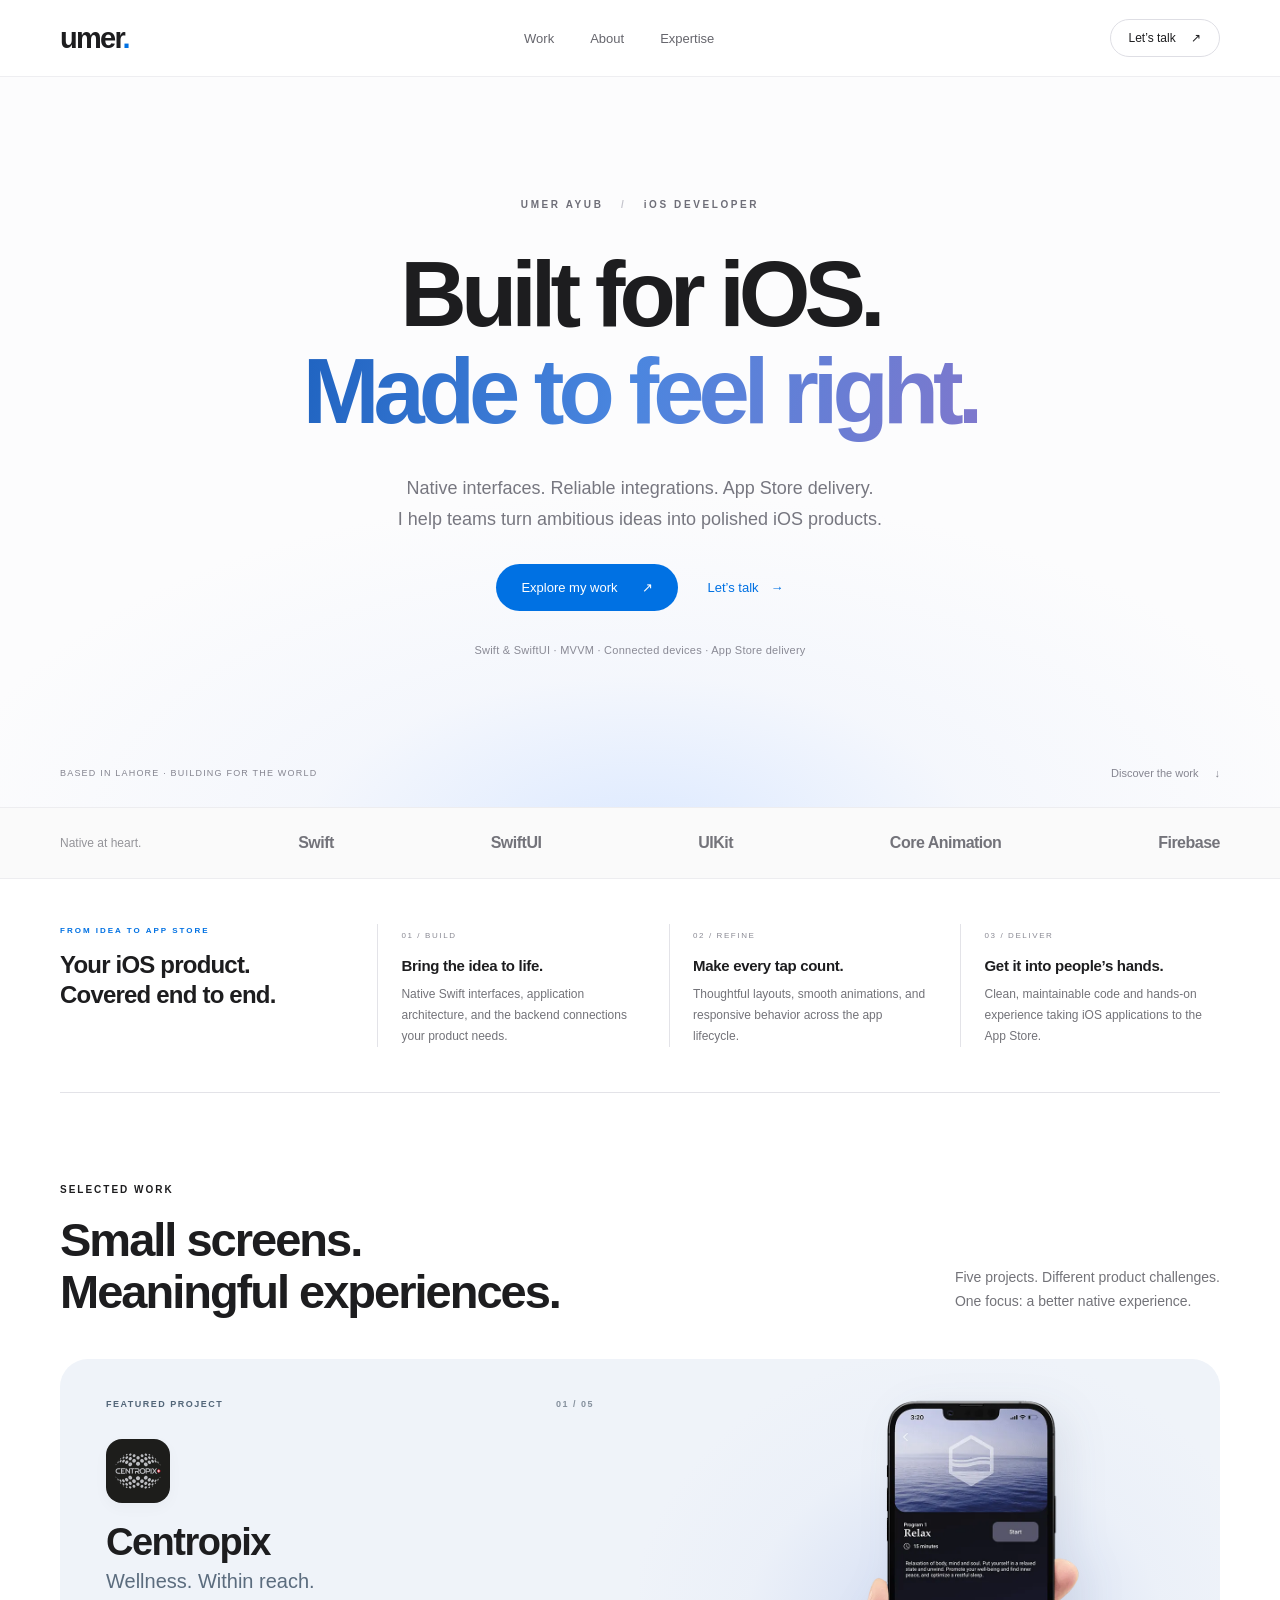
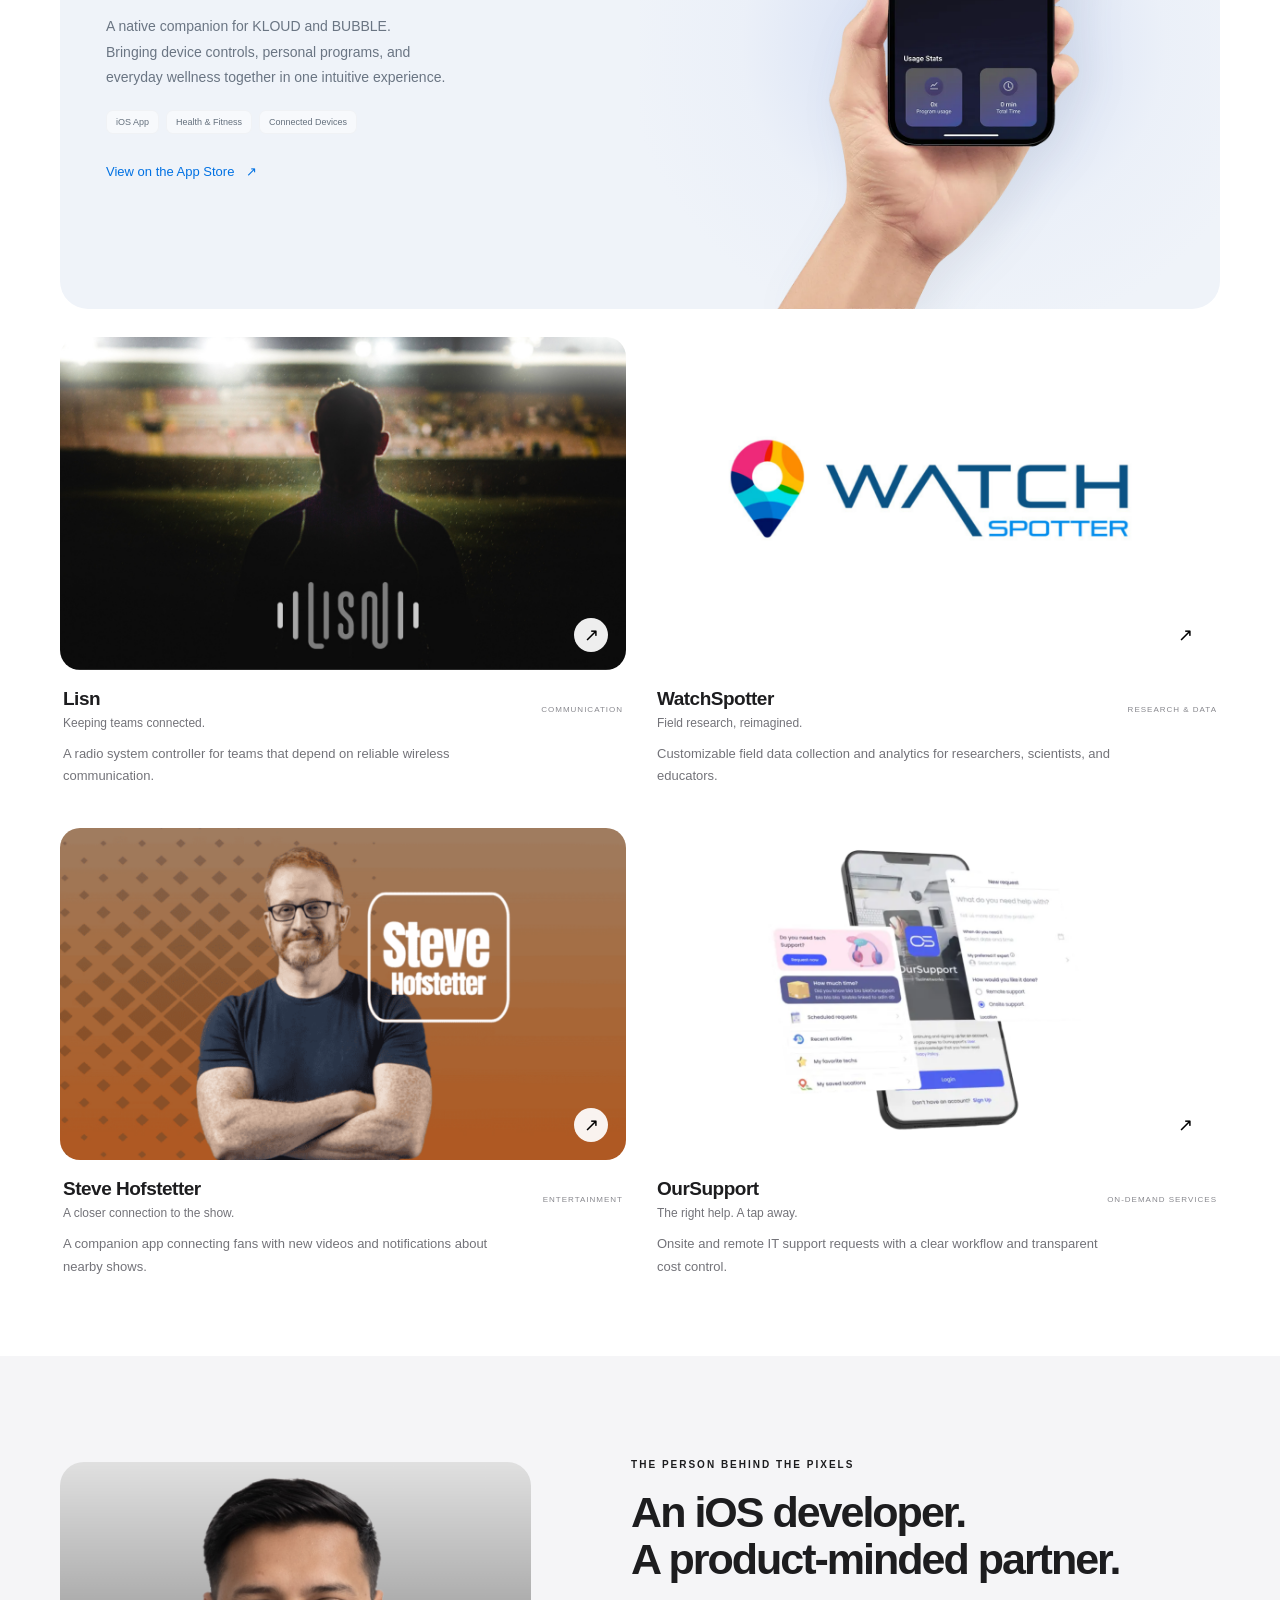
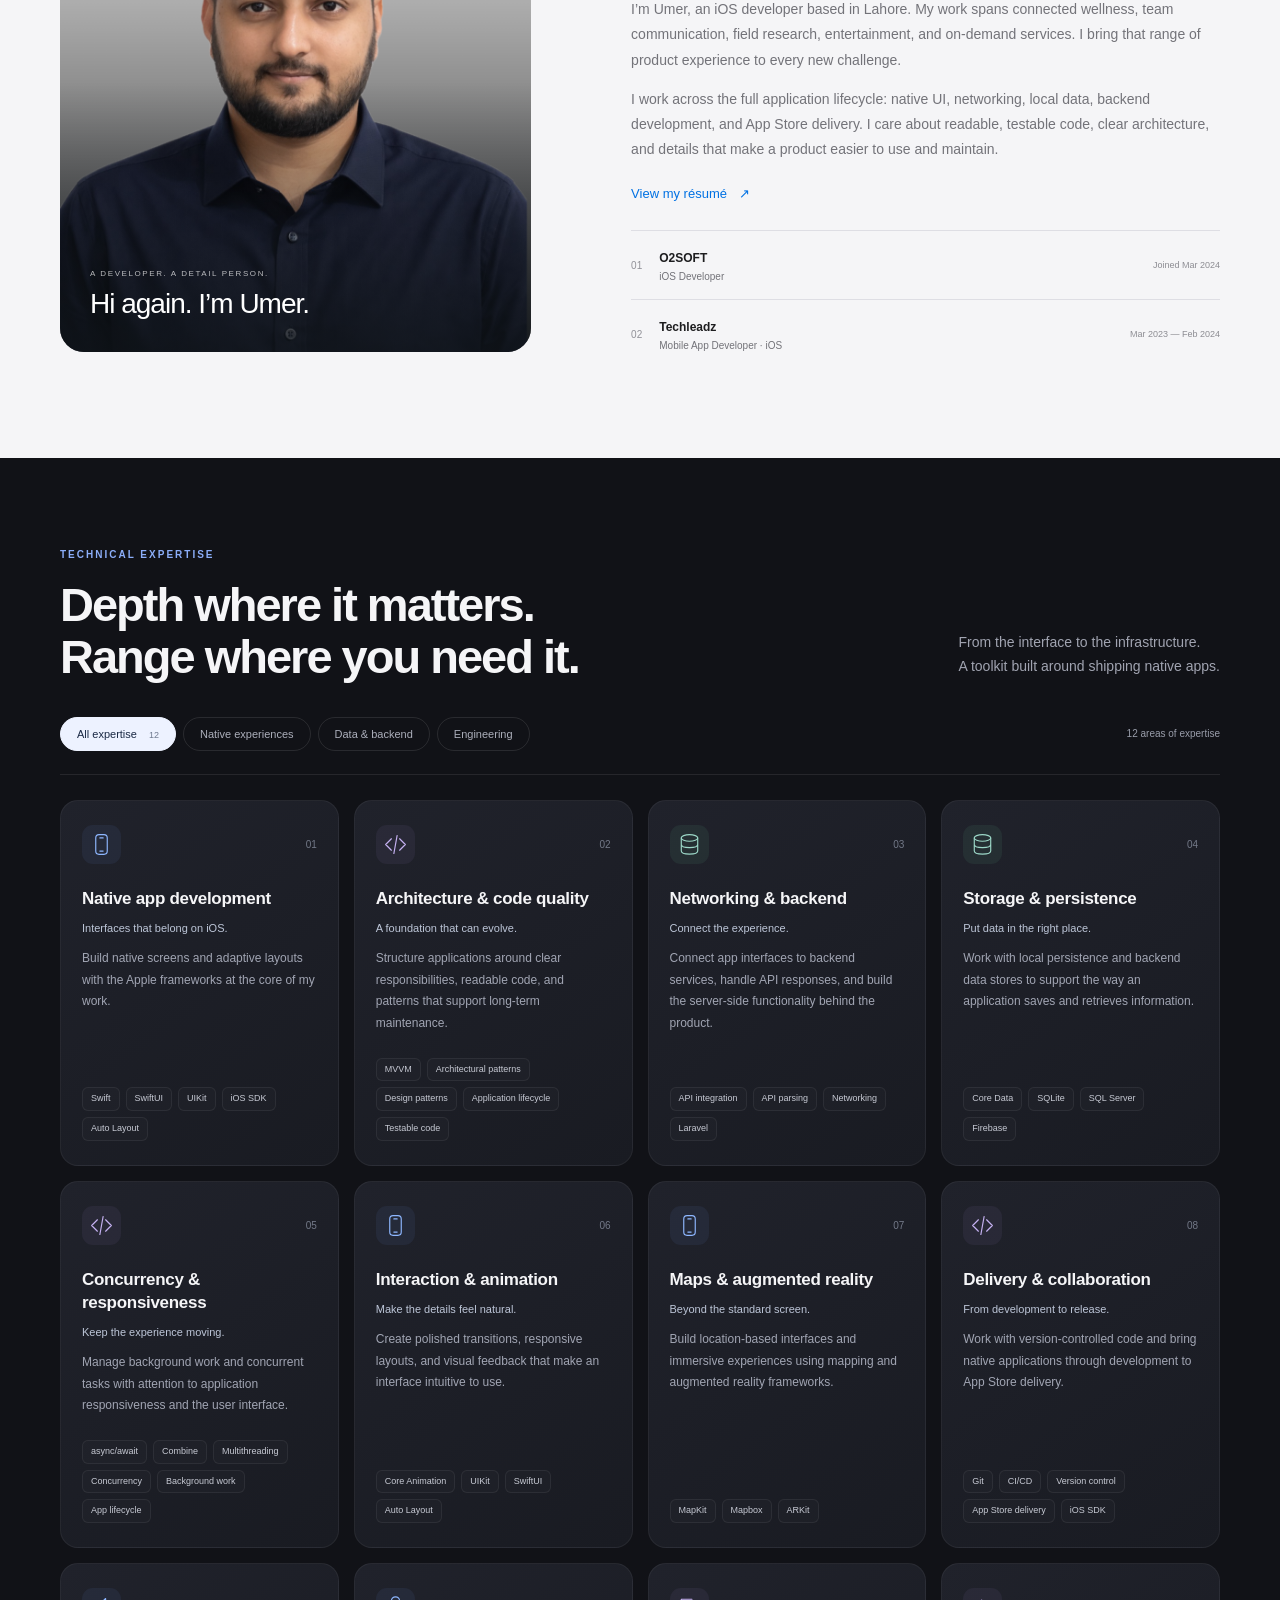
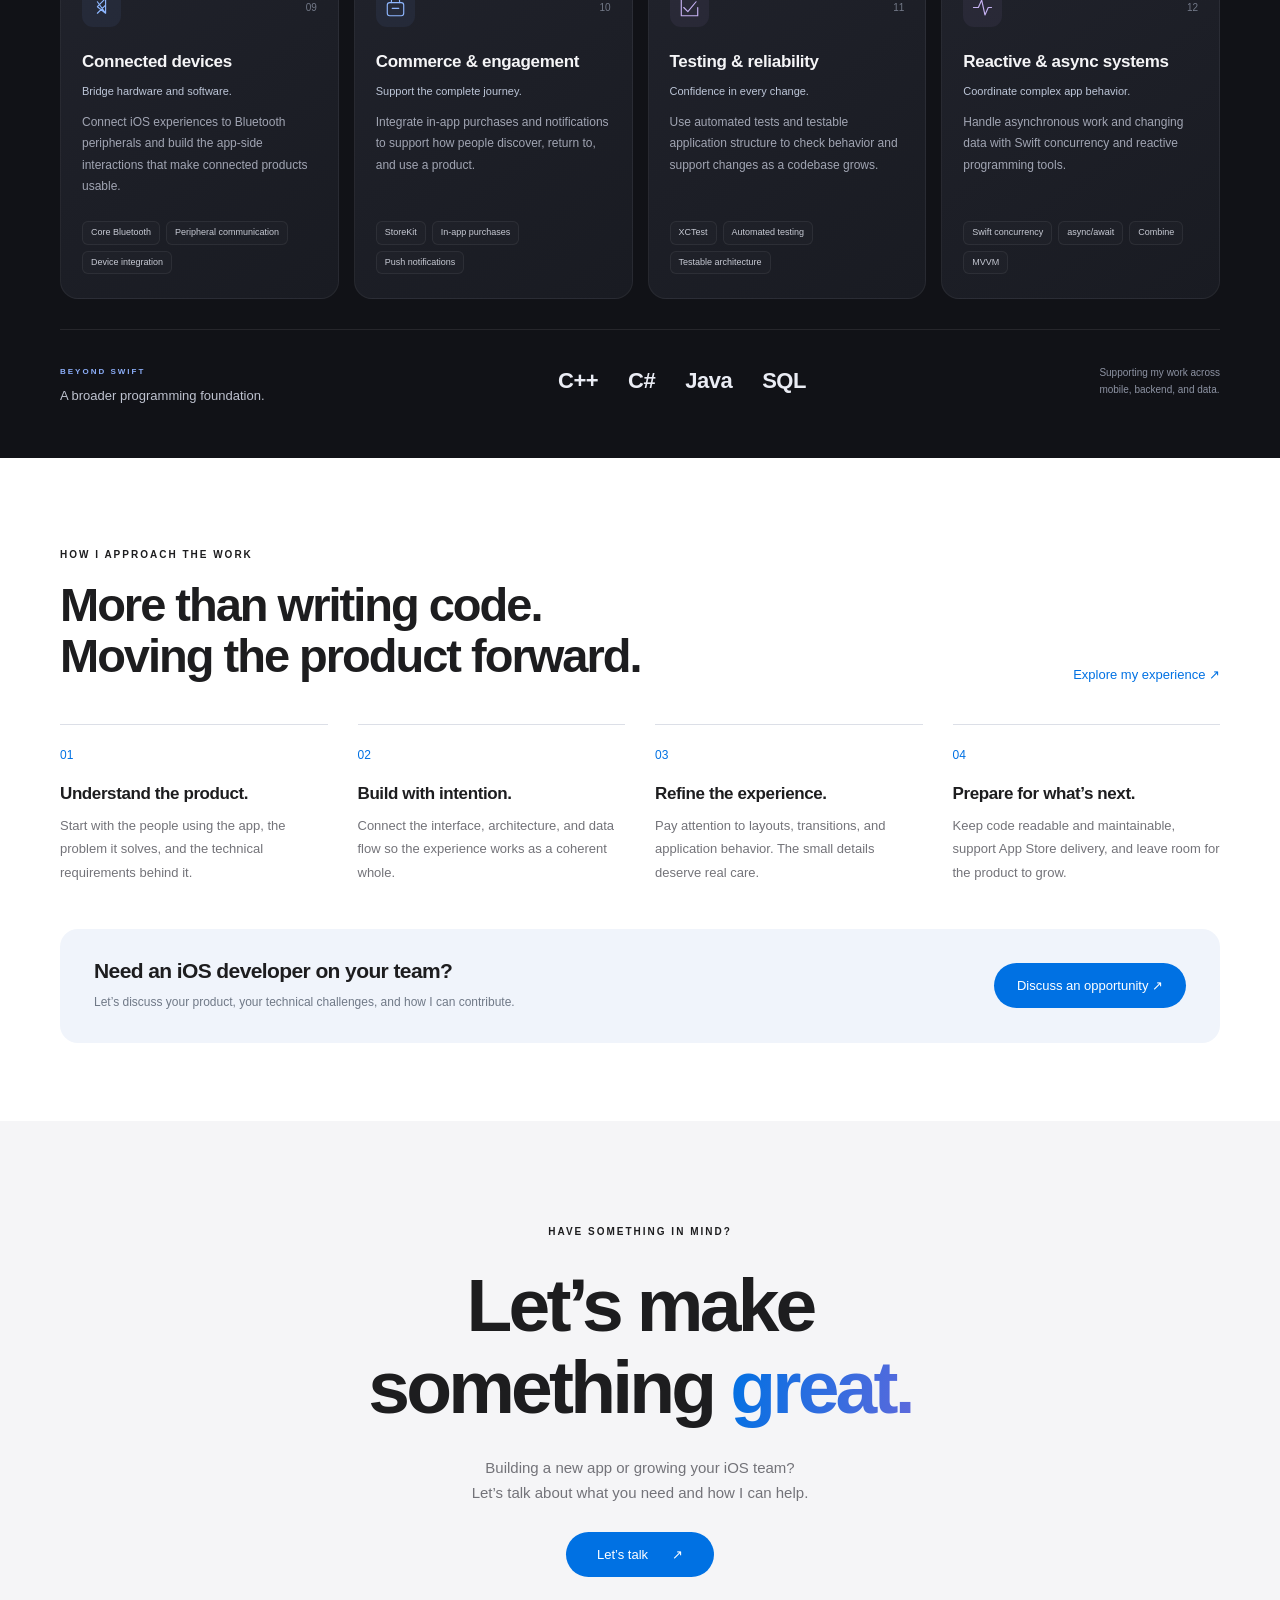
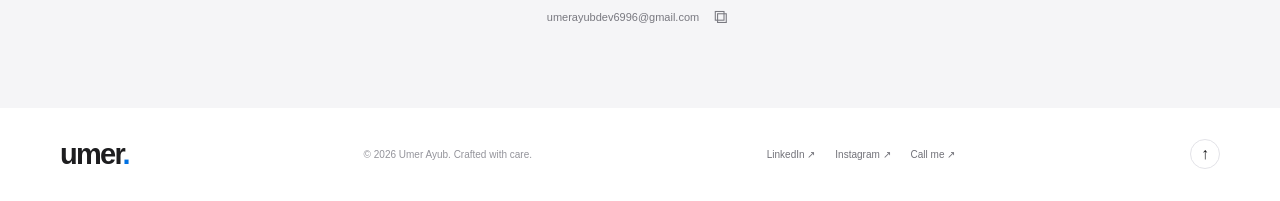
<file: index.html>
<!DOCTYPE html>
<html lang="en">
<head>
<meta charset="utf-8"><meta name="viewport" content="width=device-width, initial-scale=1">
<title>Umer Ayub — iOS Developer</title>
<meta name="description" content="Umer Ayub is an iOS developer in Lahore crafting thoughtful native apps with Swift, SwiftUI, and UIKit. Explore selected projects and get in touch.">
<meta name="theme-color" content="#f5f5f7"><link rel="icon" type="image/svg+xml" href="images/apple-favicon.svg"><link rel="stylesheet" href="css/portfolio.css"><script src="js/portfolio.js" defer></script>
</head>
<body id="top">
<a class="skip-link" href="#main">Skip to content</a>
<header class="header"><nav class="nav wrap" aria-label="Main navigation"><a class="wordmark" href="#top">umer<span>.</span></a><div class="nav-links"><a href="#works">Work</a><a href="#about">About</a><a href="#expertise">Expertise</a></div><a class="nav-contact" href="#contact">Let’s talk <span aria-hidden="true">↗</span></a></nav></header>
<main id="main">
<section class="hero" aria-labelledby="hero-title">
  <div class="hero-copy wrap">
    <p class="eyebrow">UMER AYUB <span aria-hidden="true">/</span> iOS DEVELOPER</p>
    <h1 id="hero-title"><span class="hero-line">Built for iOS.</span><span class="hero-line hero-gradient">Made to feel right.</span></h1>
    <p class="hero-description">Native interfaces. Reliable integrations. App Store delivery.<br class="desktop-break"> I help teams turn ambitious ideas into polished iOS products.</p>
    <div class="actions"><a class="button" href="#works">Explore my work <span aria-hidden="true">↗</span></a><a class="text-link" href="#contact">Let’s talk <span aria-hidden="true">→</span></a></div>
    <p class="hero-signoff">Swift & SwiftUI · MVVM · Connected devices · App Store delivery</p>
  </div>
  <div class="hero-bottom wrap"><span>BASED IN LAHORE · BUILDING FOR THE WORLD</span><a href="#works">Discover the work <span aria-hidden="true">↓</span></a></div>
</section>
<div class="stack-strip"><div class="wrap"><span>Native at heart.</span><strong>Swift</strong><strong>SwiftUI</strong><strong>UIKit</strong><strong>Core Animation</strong><strong>Firebase</strong></div></div>
<section class="capabilities wrap" aria-label="Development capabilities">
  <div class="capability-intro"><p class="eyebrow">FROM IDEA TO APP STORE</p><h2>Your iOS product.<br>Covered end to end.</h2></div>
  <article><span class="capability-number">01 / BUILD</span><h3>Bring the idea to life.</h3><p>Native Swift interfaces, application architecture, and the backend connections your product needs.</p></article>
  <article><span class="capability-number">02 / REFINE</span><h3>Make every tap count.</h3><p>Thoughtful layouts, smooth animations, and responsive behavior across the app lifecycle.</p></article>
  <article><span class="capability-number">03 / DELIVER</span><h3>Get it into people’s hands.</h3><p>Clean, maintainable code and hands-on experience taking iOS applications to the App Store.</p></article>
</section>
<section id="works" class="section wrap"><div class="section-heading reveal"><div><p class="eyebrow">SELECTED WORK</p><h2>Small screens.<br>Meaningful experiences.</h2></div><p>Five projects. Different product challenges.<br>One focus: a better native experience.</p></div>
<article class="featured reveal"><div class="featured-copy"><span class="project-kicker">FEATURED PROJECT <span>01 / 05</span></span><img class="app-icon" src="images/centropix/icon.jpg" alt="Centropix app icon" width="64" height="64" loading="lazy"><h3>Centropix</h3><p class="project-tagline">Wellness. Within reach.</p><p class="project-description">A native companion for KLOUD and BUBBLE. Bringing device controls, personal programs, and everyday wellness together in one intuitive experience.</p><div class="tags"><span>iOS App</span><span>Health & Fitness</span><span>Connected Devices</span></div><a class="text-link" href="https://apps.apple.com/tt/app/centropix/id1559927254" target="_blank" rel="noopener noreferrer">View on the App Store <span aria-hidden="true">↗</span></a></div><div class="centropix-visual"><img src="new/bild_083_Relax_EN.webp" width="728" height="1160" alt="Centropix app held in a hand, showing the Relax program and usage statistics" loading="lazy"></div></article>
<div class="project-grid">
<article class="project-card reveal"><button class="project-image" data-project="lisn" aria-label="Explore Lisn project"><img src="images/Lisn.png" alt="Lisn wireless communication project" loading="lazy"><span class="round-arrow" aria-hidden="true">↗</span></button><div class="project-meta"><div><h3>Lisn</h3><p>Keeping teams connected.</p></div><span>COMMUNICATION</span></div><p class="project-summary">A radio system controller for teams that depend on reliable wireless communication.</p></article>
<article class="project-card reveal"><button class="project-image" data-project="watch" aria-label="Explore WatchSpotter project"><img src="images/WatchSpotter.png" alt="WatchSpotter environmental research project" loading="lazy"><span class="round-arrow" aria-hidden="true">↗</span></button><div class="project-meta"><div><h3>WatchSpotter</h3><p>Field research, reimagined.</p></div><span>RESEARCH & DATA</span></div><p class="project-summary">Customizable field data collection and analytics for researchers, scientists, and educators.</p></article>
<article class="project-card reveal"><button class="project-image" data-project="steve" aria-label="Explore Steve Hofstetter project"><img src="images/Steve.png" alt="Steve Hofstetter companion app" loading="lazy"><span class="round-arrow" aria-hidden="true">↗</span></button><div class="project-meta"><div><h3>Steve Hofstetter</h3><p>A closer connection to the show.</p></div><span>ENTERTAINMENT</span></div><p class="project-summary">A companion app connecting fans with new videos and notifications about nearby shows.</p></article>
<article class="project-card reveal"><button class="project-image" data-project="support" aria-label="Explore OurSupport project"><img src="images/OurSupport.png" alt="OurSupport IT support project" loading="lazy"><span class="round-arrow" aria-hidden="true">↗</span></button><div class="project-meta"><div><h3>OurSupport</h3><p>The right help. A tap away.</p></div><span>ON-DEMAND SERVICES</span></div><p class="project-summary">Onsite and remote IT support requests with a clear workflow and transparent cost control.</p></article>
</div></section>
<section id="about" class="about-section"><div class="wrap about-grid"><div class="about-photo reveal"><img src="new/Untitled%20design.png" alt="Portrait of Umer Ayub" width="1024" height="1536" loading="lazy"><div><span>A DEVELOPER. A DETAIL PERSON.</span><strong>Hi again. I’m Umer.</strong></div></div><div class="about-copy reveal"><p class="eyebrow">THE PERSON BEHIND THE PIXELS</p><h2>An iOS developer.<br>A product-minded partner.</h2><p>I’m Umer, an iOS developer based in Lahore. My work spans connected wellness, team communication, field research, entertainment, and on-demand services. I bring that range of product experience to every new challenge.</p><p>I work across the full application lifecycle: native UI, networking, local data, backend development, and App Store delivery. I care about readable, testable code, clear architecture, and details that make a product easier to use and maintain.</p><a class="text-link" href="https://drive.google.com/drive/folders/1ppowRsbTdEyqYoti7xNmkUXaB4Z6kUiy?usp=sharing" target="_blank" rel="noopener noreferrer">View my résumé <span aria-hidden="true">↗</span></a><div class="experience"><div><span>01</span><div><strong>O2SOFT</strong><p>iOS Developer</p></div><small>Joined Mar 2024</small></div><div><span>02</span><div><strong>Techleadz</strong><p>Mobile App Developer · iOS</p></div><small>Mar 2023 — Feb 2024</small></div></div></div></div></section>
<section id="expertise" class="expertise-section">
<div class="wrap">
  <div class="section-heading reveal"><div><p class="eyebrow">TECHNICAL EXPERTISE</p><h2>Depth where it matters.<br>Range where you need it.</h2></div><p>From the interface to the infrastructure.<br>A toolkit built around shipping native apps.</p></div>
  <div class="skills-toolbar"><div class="skill-filters" role="group" aria-label="Filter skills"><button class="active" data-skill-filter="all" aria-pressed="true">All expertise <span>12</span></button><button data-skill-filter="native" aria-pressed="false">Native experiences</button><button data-skill-filter="data" aria-pressed="false">Data & backend</button><button data-skill-filter="engineering" aria-pressed="false">Engineering</button></div><span class="skills-caption" id="skills-count" role="status">12 areas of expertise</span></div>
  <div class="skills-grid">
    <article class="skill-card reveal" data-skill-category="native"><div class="skill-card-top"><span class="skill-icon"><svg viewBox="0 0 28 28" fill="none" stroke="currentColor" stroke-width="1.4" stroke-linecap="round" stroke-linejoin="round" aria-hidden="true"><rect x="7" y="2" width="14" height="24" rx="4"/><path d="M12 6h4M12 22h4"/></svg></span><span>01</span></div><h3>Native app development</h3><p class="skill-tagline">Interfaces that belong on iOS.</p><p class="skill-description">Build native screens and adaptive layouts with the Apple frameworks at the core of my work.</p><ul class="skill-tags" aria-label="Native app development skills"><li>Swift</li><li>SwiftUI</li><li>UIKit</li><li>iOS SDK</li><li>Auto Layout</li></ul></article>
    <article class="skill-card reveal" data-skill-category="engineering"><div class="skill-card-top"><span class="skill-icon"><svg viewBox="0 0 28 28" fill="none" stroke="currentColor" stroke-width="1.4" stroke-linecap="round" stroke-linejoin="round" aria-hidden="true"><path d="m9 7-7 7 7 7M19 7l7 7-7 7M16 3l-4 22"/></svg></span><span>02</span></div><h3>Architecture & code quality</h3><p class="skill-tagline">A foundation that can evolve.</p><p class="skill-description">Structure applications around clear responsibilities, readable code, and patterns that support long-term maintenance.</p><ul class="skill-tags" aria-label="Architecture & code quality skills"><li>MVVM</li><li>Architectural patterns</li><li>Design patterns</li><li>Application lifecycle</li><li>Testable code</li></ul></article>
    <article class="skill-card reveal" data-skill-category="data"><div class="skill-card-top"><span class="skill-icon"><svg viewBox="0 0 28 28" fill="none" stroke="currentColor" stroke-width="1.4" stroke-linecap="round" stroke-linejoin="round" aria-hidden="true"><ellipse cx="14" cy="6" rx="10" ry="4"/><path d="M4 6v16c0 5 20 5 20 0V6M4 14c0 5 20 5 20 0"/></svg></span><span>03</span></div><h3>Networking & backend</h3><p class="skill-tagline">Connect the experience.</p><p class="skill-description">Connect app interfaces to backend services, handle API responses, and build the server-side functionality behind the product.</p><ul class="skill-tags" aria-label="Networking & backend skills"><li>API integration</li><li>API parsing</li><li>Networking</li><li>Laravel</li></ul></article>
    <article class="skill-card reveal" data-skill-category="data"><div class="skill-card-top"><span class="skill-icon"><svg viewBox="0 0 28 28" fill="none" stroke="currentColor" stroke-width="1.4" stroke-linecap="round" stroke-linejoin="round" aria-hidden="true"><ellipse cx="14" cy="6" rx="10" ry="4"/><path d="M4 6v16c0 5 20 5 20 0V6M4 14c0 5 20 5 20 0"/></svg></span><span>04</span></div><h3>Storage & persistence</h3><p class="skill-tagline">Put data in the right place.</p><p class="skill-description">Work with local persistence and backend data stores to support the way an application saves and retrieves information.</p><ul class="skill-tags" aria-label="Storage & persistence skills"><li>Core Data</li><li>SQLite</li><li>SQL Server</li><li>Firebase</li></ul></article>
    <article class="skill-card reveal" data-skill-category="engineering"><div class="skill-card-top"><span class="skill-icon"><svg viewBox="0 0 28 28" fill="none" stroke="currentColor" stroke-width="1.4" stroke-linecap="round" stroke-linejoin="round" aria-hidden="true"><path d="m9 7-7 7 7 7M19 7l7 7-7 7M16 3l-4 22"/></svg></span><span>05</span></div><h3>Concurrency & responsiveness</h3><p class="skill-tagline">Keep the experience moving.</p><p class="skill-description">Manage background work and concurrent tasks with attention to application responsiveness and the user interface.</p><ul class="skill-tags" aria-label="Concurrency & responsiveness skills"><li>async/await</li><li>Combine</li><li>Multithreading</li><li>Concurrency</li><li>Background work</li><li>App lifecycle</li></ul></article>
    <article class="skill-card reveal" data-skill-category="native"><div class="skill-card-top"><span class="skill-icon"><svg viewBox="0 0 28 28" fill="none" stroke="currentColor" stroke-width="1.4" stroke-linecap="round" stroke-linejoin="round" aria-hidden="true"><rect x="7" y="2" width="14" height="24" rx="4"/><path d="M12 6h4M12 22h4"/></svg></span><span>06</span></div><h3>Interaction & animation</h3><p class="skill-tagline">Make the details feel natural.</p><p class="skill-description">Create polished transitions, responsive layouts, and visual feedback that make an interface intuitive to use.</p><ul class="skill-tags" aria-label="Interaction & animation skills"><li>Core Animation</li><li>UIKit</li><li>SwiftUI</li><li>Auto Layout</li></ul></article>
    <article class="skill-card reveal" data-skill-category="native"><div class="skill-card-top"><span class="skill-icon"><svg viewBox="0 0 28 28" fill="none" stroke="currentColor" stroke-width="1.4" stroke-linecap="round" stroke-linejoin="round" aria-hidden="true"><rect x="7" y="2" width="14" height="24" rx="4"/><path d="M12 6h4M12 22h4"/></svg></span><span>07</span></div><h3>Maps & augmented reality</h3><p class="skill-tagline">Beyond the standard screen.</p><p class="skill-description">Build location-based interfaces and immersive experiences using mapping and augmented reality frameworks.</p><ul class="skill-tags" aria-label="Maps & augmented reality skills"><li>MapKit</li><li>Mapbox</li><li>ARKit</li></ul></article>
    <article class="skill-card reveal" data-skill-category="engineering"><div class="skill-card-top"><span class="skill-icon"><svg viewBox="0 0 28 28" fill="none" stroke="currentColor" stroke-width="1.4" stroke-linecap="round" stroke-linejoin="round" aria-hidden="true"><path d="m9 7-7 7 7 7M19 7l7 7-7 7M16 3l-4 22"/></svg></span><span>08</span></div><h3>Delivery & collaboration</h3><p class="skill-tagline">From development to release.</p><p class="skill-description">Work with version-controlled code and bring native applications through development to App Store delivery.</p><ul class="skill-tags" aria-label="Delivery & collaboration skills"><li>Git</li><li>CI/CD</li><li>Version control</li><li>App Store delivery</li><li>iOS SDK</li></ul></article>
<article class="skill-card reveal" data-skill-category="native"><div class="skill-card-top"><span class="skill-icon"><svg viewBox="0 0 28 28" fill="none" stroke="currentColor" stroke-width="1.4" stroke-linecap="round" stroke-linejoin="round" aria-hidden="true"><path d="m9 7 10 14V3L9 13l10 8V3M9 21l10-10"/></svg></span><span>09</span></div><h3>Connected devices</h3><p class="skill-tagline">Bridge hardware and software.</p><p class="skill-description">Connect iOS experiences to Bluetooth peripherals and build the app-side interactions that make connected products usable.</p><ul class="skill-tags" aria-label="Connected devices skills"><li>Core Bluetooth</li><li>Peripheral communication</li><li>Device integration</li></ul></article>
<article class="skill-card reveal" data-skill-category="native"><div class="skill-card-top"><span class="skill-icon"><svg viewBox="0 0 28 28" fill="none" stroke="currentColor" stroke-width="1.4" stroke-linecap="round" stroke-linejoin="round" aria-hidden="true"><rect x="4" y="8" width="20" height="16" rx="3"/><path d="M9 8V6a5 5 0 0 1 10 0v2M10 15h8"/></svg></span><span>10</span></div><h3>Commerce & engagement</h3><p class="skill-tagline">Support the complete journey.</p><p class="skill-description">Integrate in-app purchases and notifications to support how people discover, return to, and use a product.</p><ul class="skill-tags" aria-label="Commerce & engagement skills"><li>StoreKit</li><li>In-app purchases</li><li>Push notifications</li></ul></article>
<article class="skill-card reveal" data-skill-category="engineering"><div class="skill-card-top"><span class="skill-icon"><svg viewBox="0 0 28 28" fill="none" stroke="currentColor" stroke-width="1.4" stroke-linecap="round" stroke-linejoin="round" aria-hidden="true"><path d="m7 14 5 5 10-12M24 14v10H4V4h13"/></svg></span><span>11</span></div><h3>Testing & reliability</h3><p class="skill-tagline">Confidence in every change.</p><p class="skill-description">Use automated tests and testable application structure to check behavior and support changes as a codebase grows.</p><ul class="skill-tags" aria-label="Testing & reliability skills"><li>XCTest</li><li>Automated testing</li><li>Testable architecture</li></ul></article>
<article class="skill-card reveal" data-skill-category="engineering"><div class="skill-card-top"><span class="skill-icon"><svg viewBox="0 0 28 28" fill="none" stroke="currentColor" stroke-width="1.4" stroke-linecap="round" stroke-linejoin="round" aria-hidden="true"><path d="M3 14h6l4-9 4 18 4-9h4"/></svg></span><span>12</span></div><h3>Reactive & async systems</h3><p class="skill-tagline">Coordinate complex app behavior.</p><p class="skill-description">Handle asynchronous work and changing data with Swift concurrency and reactive programming tools.</p><ul class="skill-tags" aria-label="Reactive & async systems skills"><li>Swift concurrency</li><li>async/await</li><li>Combine</li><li>MVVM</li></ul></article>
  </div>
  <div class="language-bar"><div><span class="eyebrow">BEYOND SWIFT</span><p>A broader programming foundation.</p></div><ul aria-label="Additional programming languages"><li>C++</li><li>C#</li><li>Java</li><li>SQL</li></ul><span class="language-note">Supporting my work across<br>mobile, backend, and data.</span></div>
</div>
</section>
<section class="process-section section wrap" aria-labelledby="process-title">
  <div class="section-heading reveal"><div><p class="eyebrow">HOW I APPROACH THE WORK</p><h2 id="process-title">More than writing code.<br>Moving the product forward.</h2></div><a class="text-link" href="https://drive.google.com/drive/folders/1ppowRsbTdEyqYoti7xNmkUXaB4Z6kUiy?usp=sharing" target="_blank" rel="noopener noreferrer">Explore my experience ↗</a></div>
  <div class="process-grid">
    <article class="reveal"><span>01</span><h3>Understand the product.</h3><p>Start with the people using the app, the problem it solves, and the technical requirements behind it.</p></article>
    <article class="reveal"><span>02</span><h3>Build with intention.</h3><p>Connect the interface, architecture, and data flow so the experience works as a coherent whole.</p></article>
    <article class="reveal"><span>03</span><h3>Refine the experience.</h3><p>Pay attention to layouts, transitions, and application behavior. The small details deserve real care.</p></article>
    <article class="reveal"><span>04</span><h3>Prepare for what’s next.</h3><p>Keep code readable and maintainable, support App Store delivery, and leave room for the product to grow.</p></article>
  </div>
  <div class="hire-banner reveal"><div><h3>Need an iOS developer on your team?</h3><p>Let’s discuss your product, your technical challenges, and how I can contribute.</p></div><a class="button" href="mailto:umerayubdev6996@gmail.com?subject=Let%E2%80%99s%20discuss%20an%20iOS%20opportunity">Discuss an opportunity ↗</a></div>
</section>
<section id="contact" class="contact-section"><div class="wrap reveal"><p class="eyebrow">HAVE SOMETHING IN MIND?</p><h2>Let’s make<br>something <span>great.</span></h2><p>Building a new app or growing your iOS team?<br>Let’s talk about what you need and how I can help.</p><a class="button" href="mailto:umerayubdev6996@gmail.com">Let’s talk <span aria-hidden="true">↗</span></a><div class="email-row"><a href="mailto:umerayubdev6996@gmail.com">umerayubdev6996@gmail.com</a><button id="copy-email" aria-label="Copy email address" title="Copy email address">⧉</button><span id="copy-status" role="status"></span></div></div></section>
</main>
<footer class="footer wrap"><a class="wordmark" href="#top">umer<span>.</span></a><p>© <span id="year">2026</span> Umer Ayub. Crafted with care.</p><div><a href="https://www.linkedin.com/in/umer-ayub/" target="_blank" rel="noopener noreferrer">LinkedIn ↗</a><a href="https://www.instagram.com/iumerghuman/" target="_blank" rel="noopener noreferrer">Instagram ↗</a><a href="tel:+923184025318">Call me ↗</a></div><a href="#top" aria-label="Back to top">↑</a></footer>
<dialog id="project-dialog" aria-labelledby="dialog-title"><button class="dialog-close" aria-label="Close project details">×</button><img id="dialog-image" src="images/Lisn.png" alt=""><div class="dialog-content"><p class="eyebrow">SELECTED PROJECT · iOS</p><h2 id="dialog-title"></h2><p id="dialog-description"></p><a id="dialog-link" class="button" target="_blank" rel="noopener noreferrer">Visit project ↗</a></div></dialog>
</body></html>
</file>
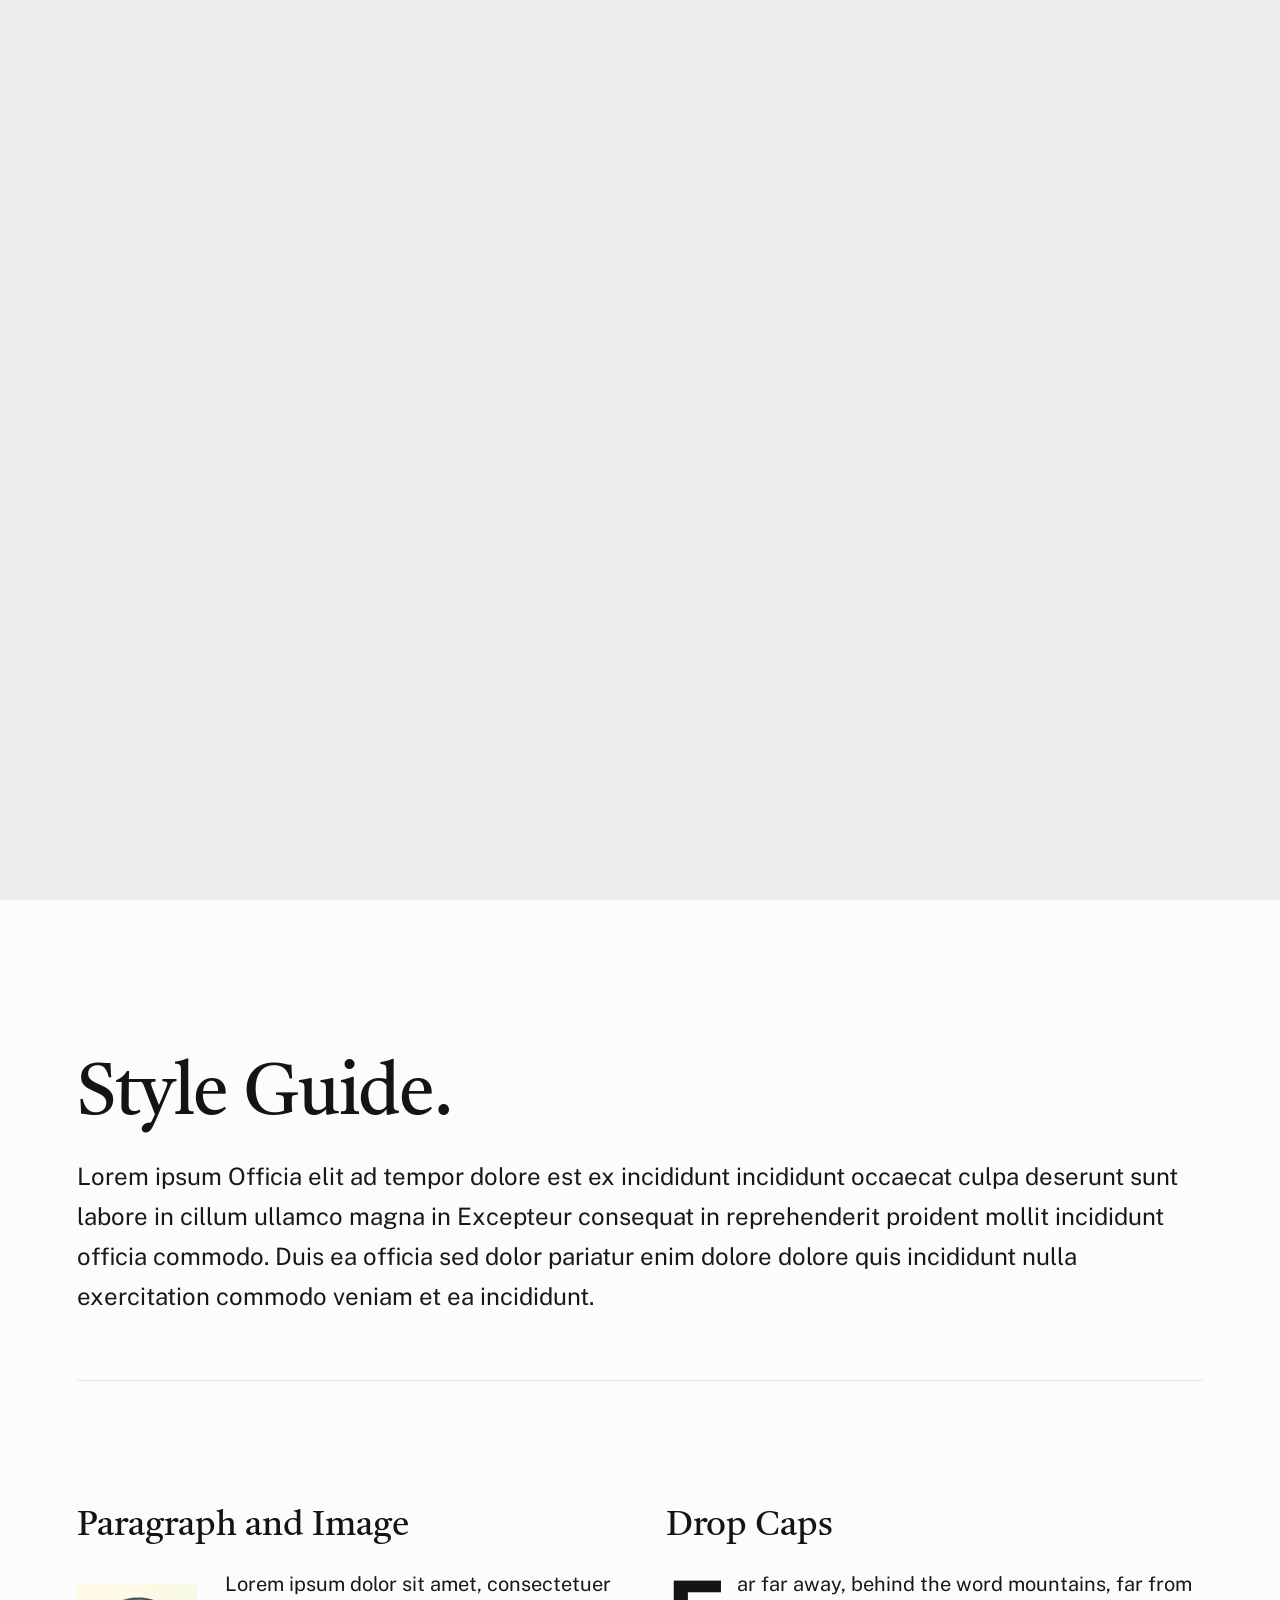
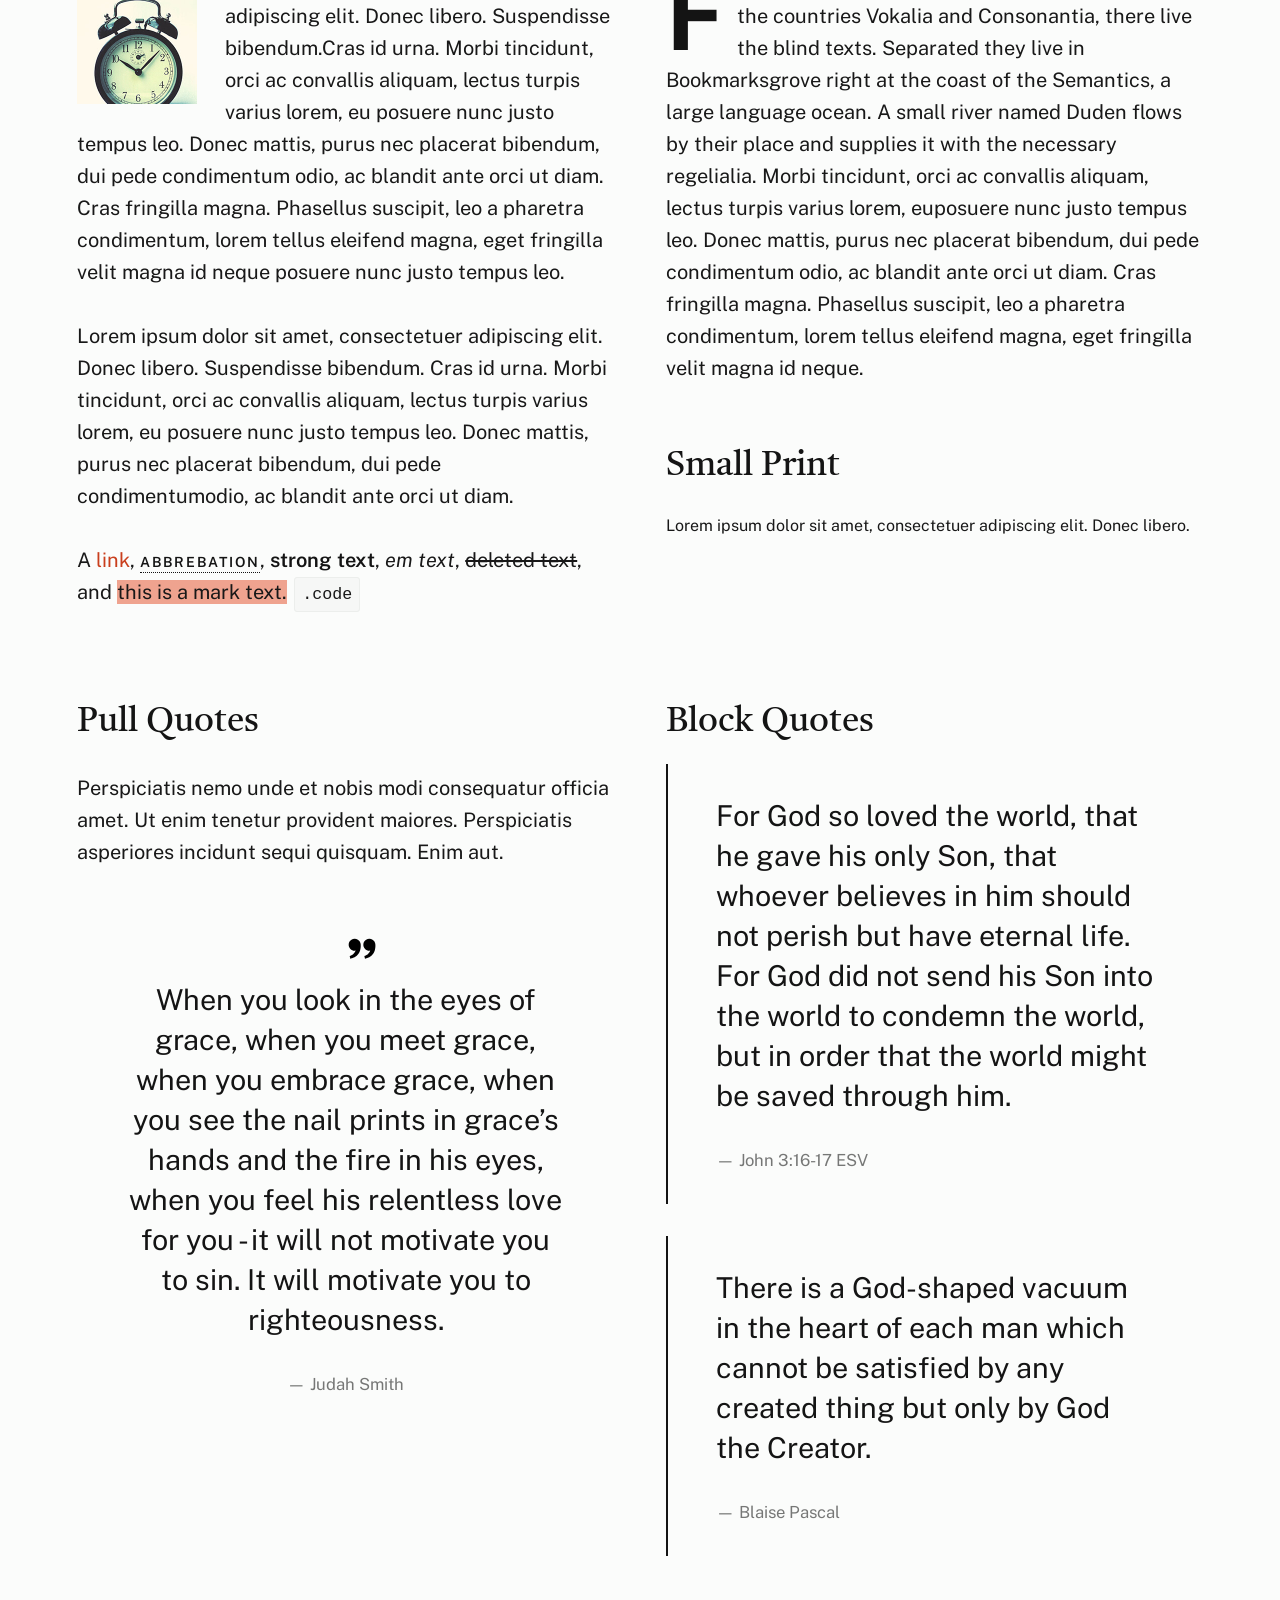
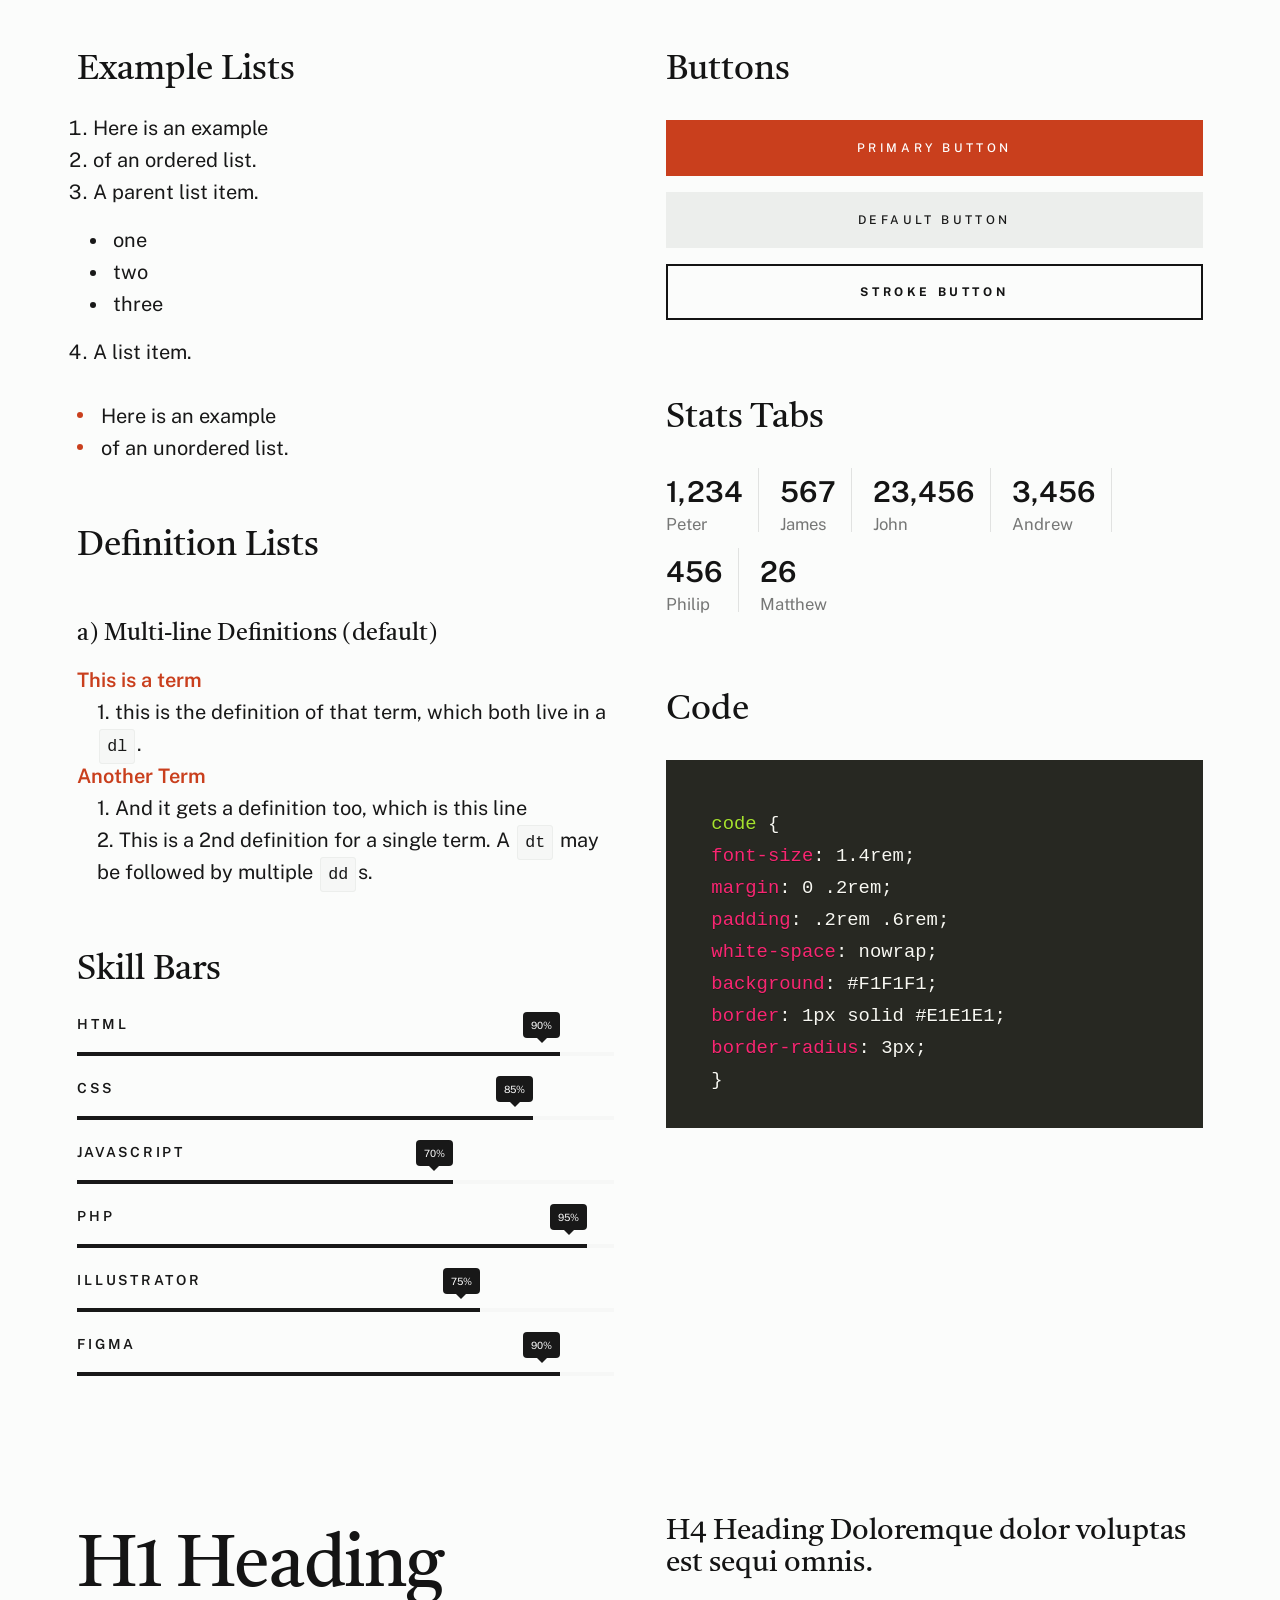
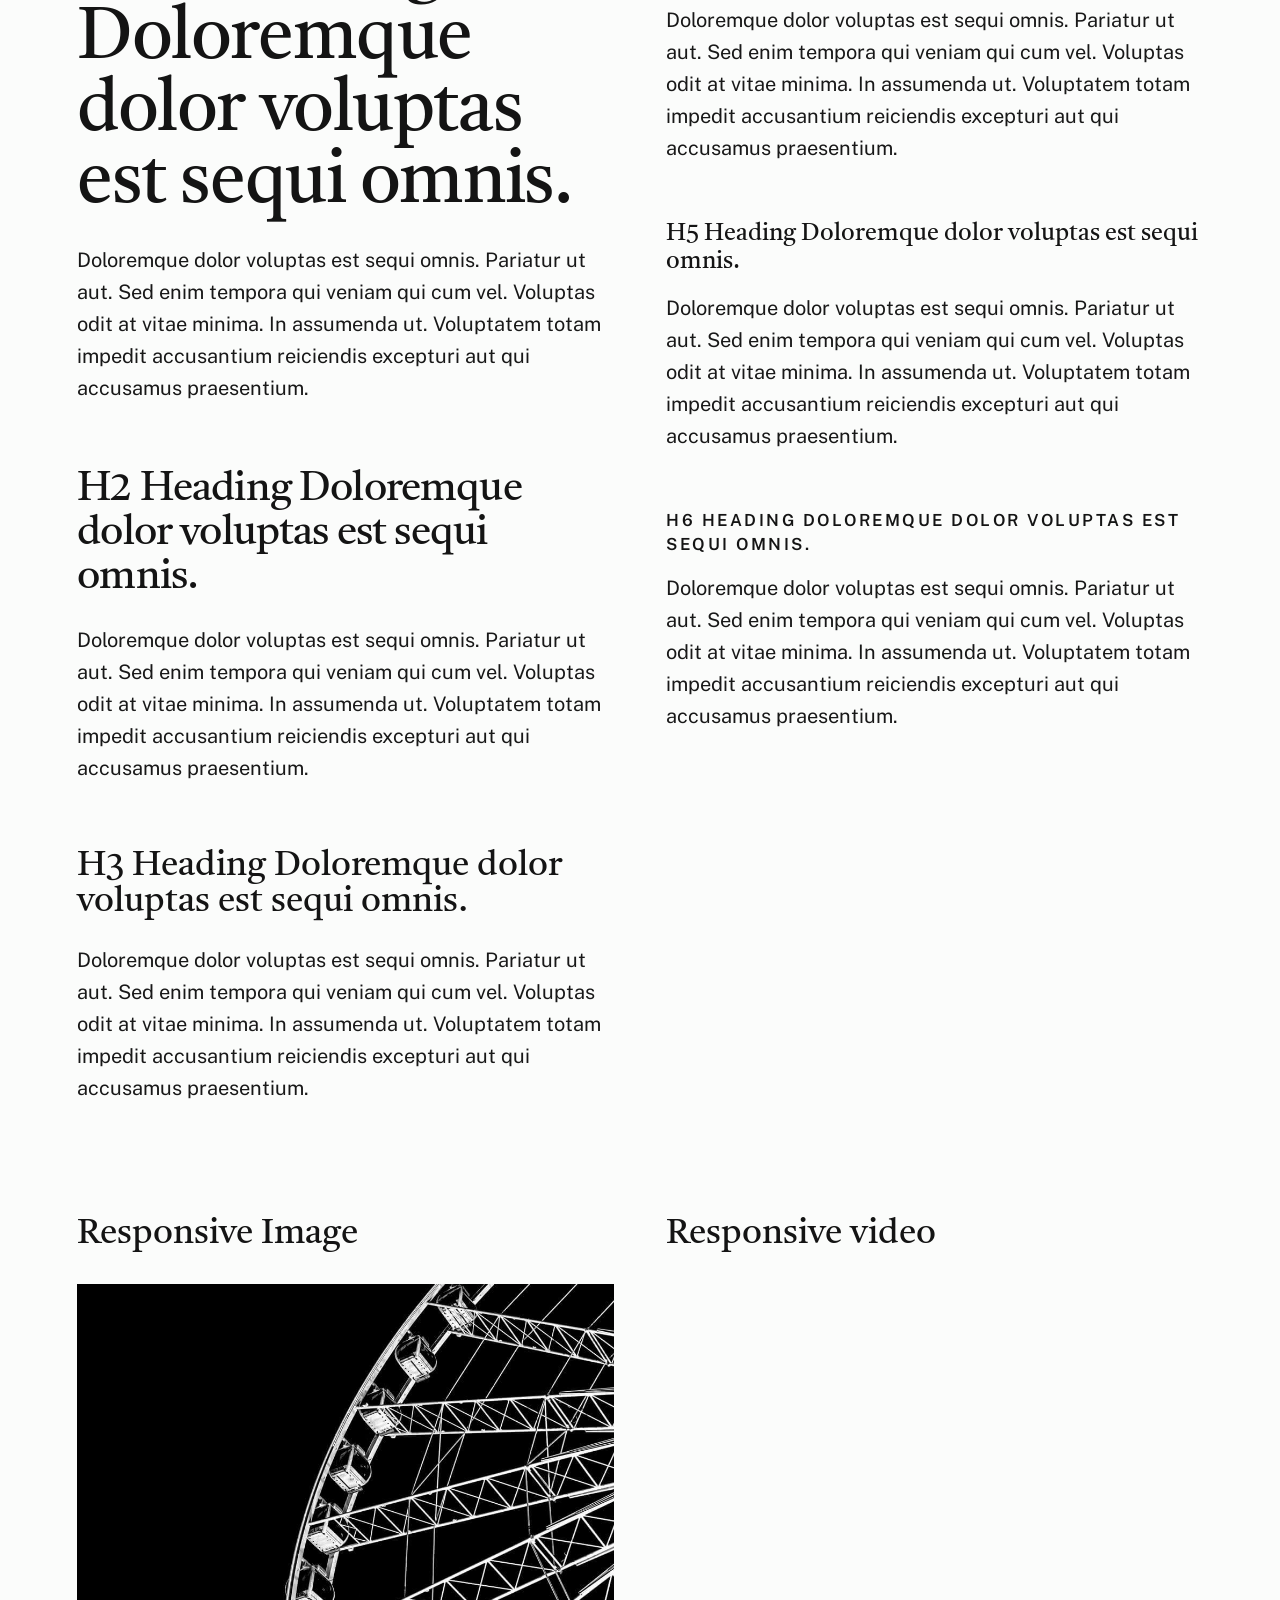
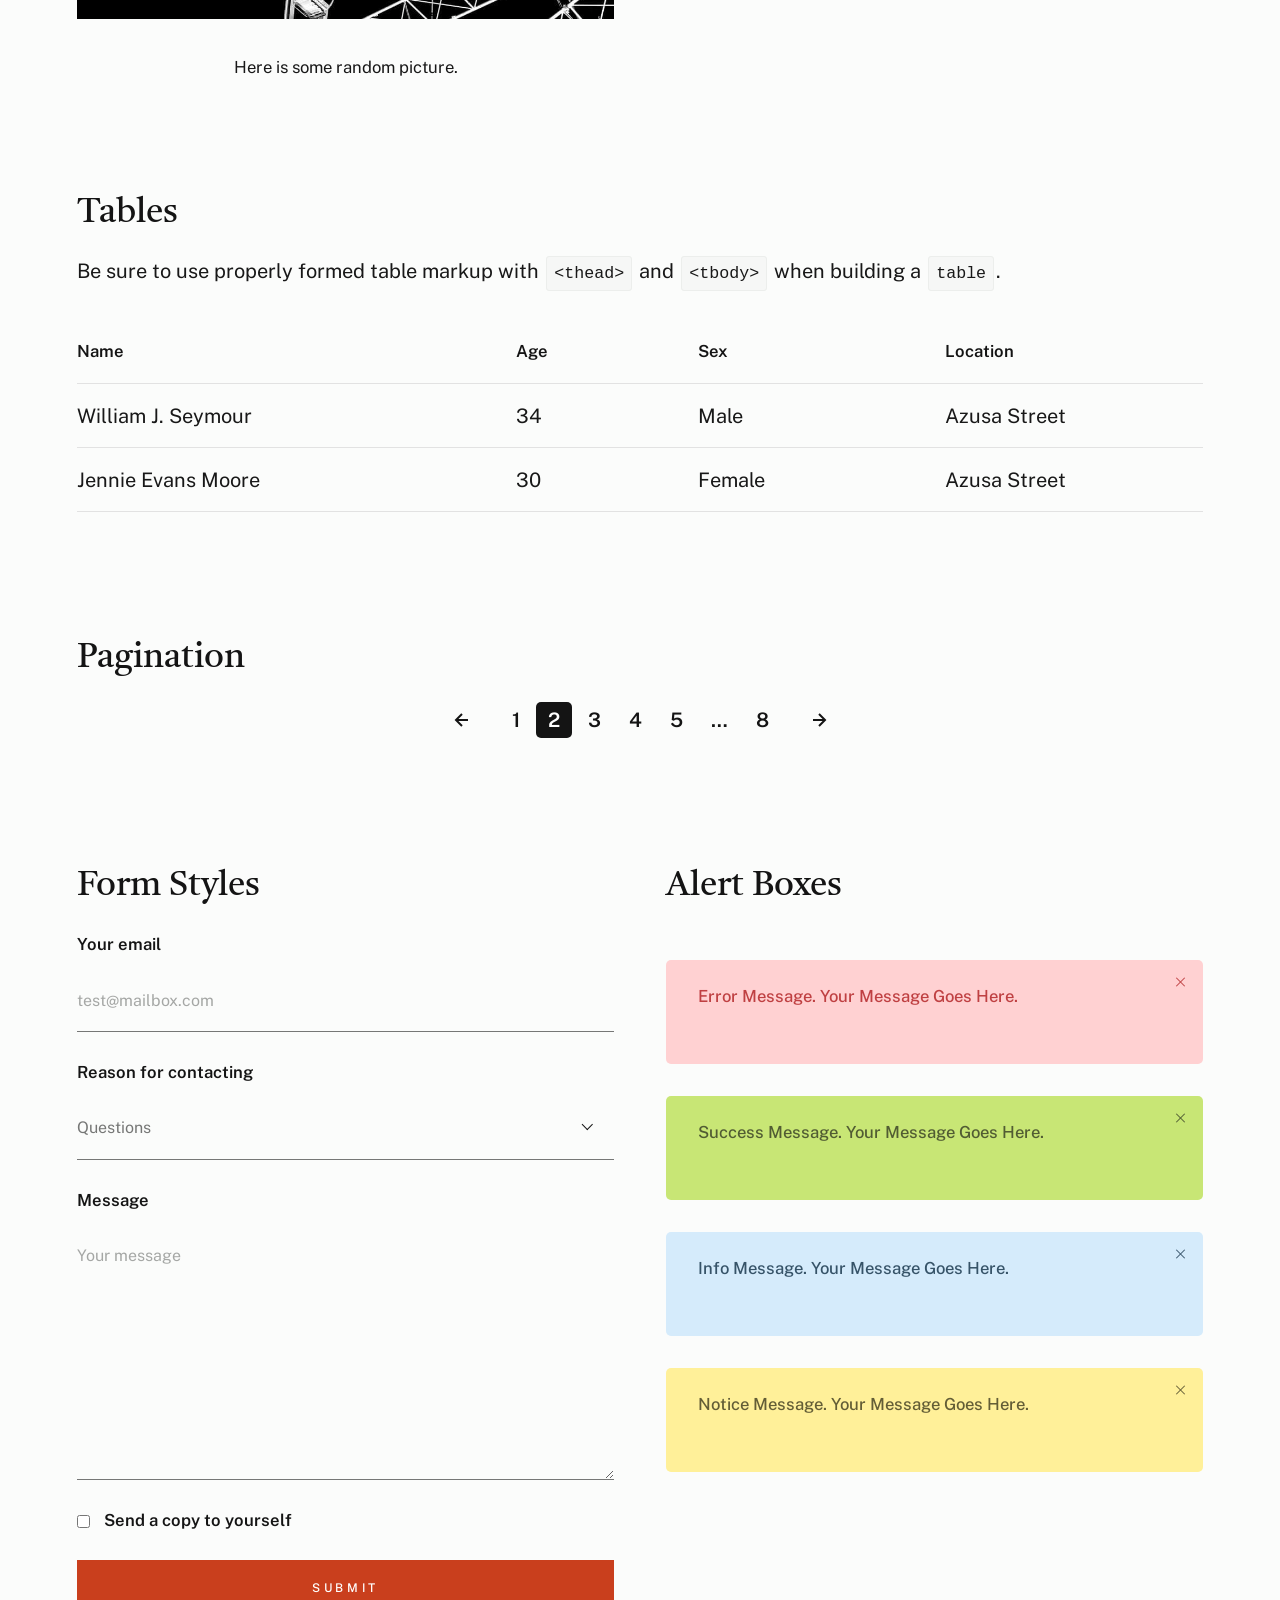
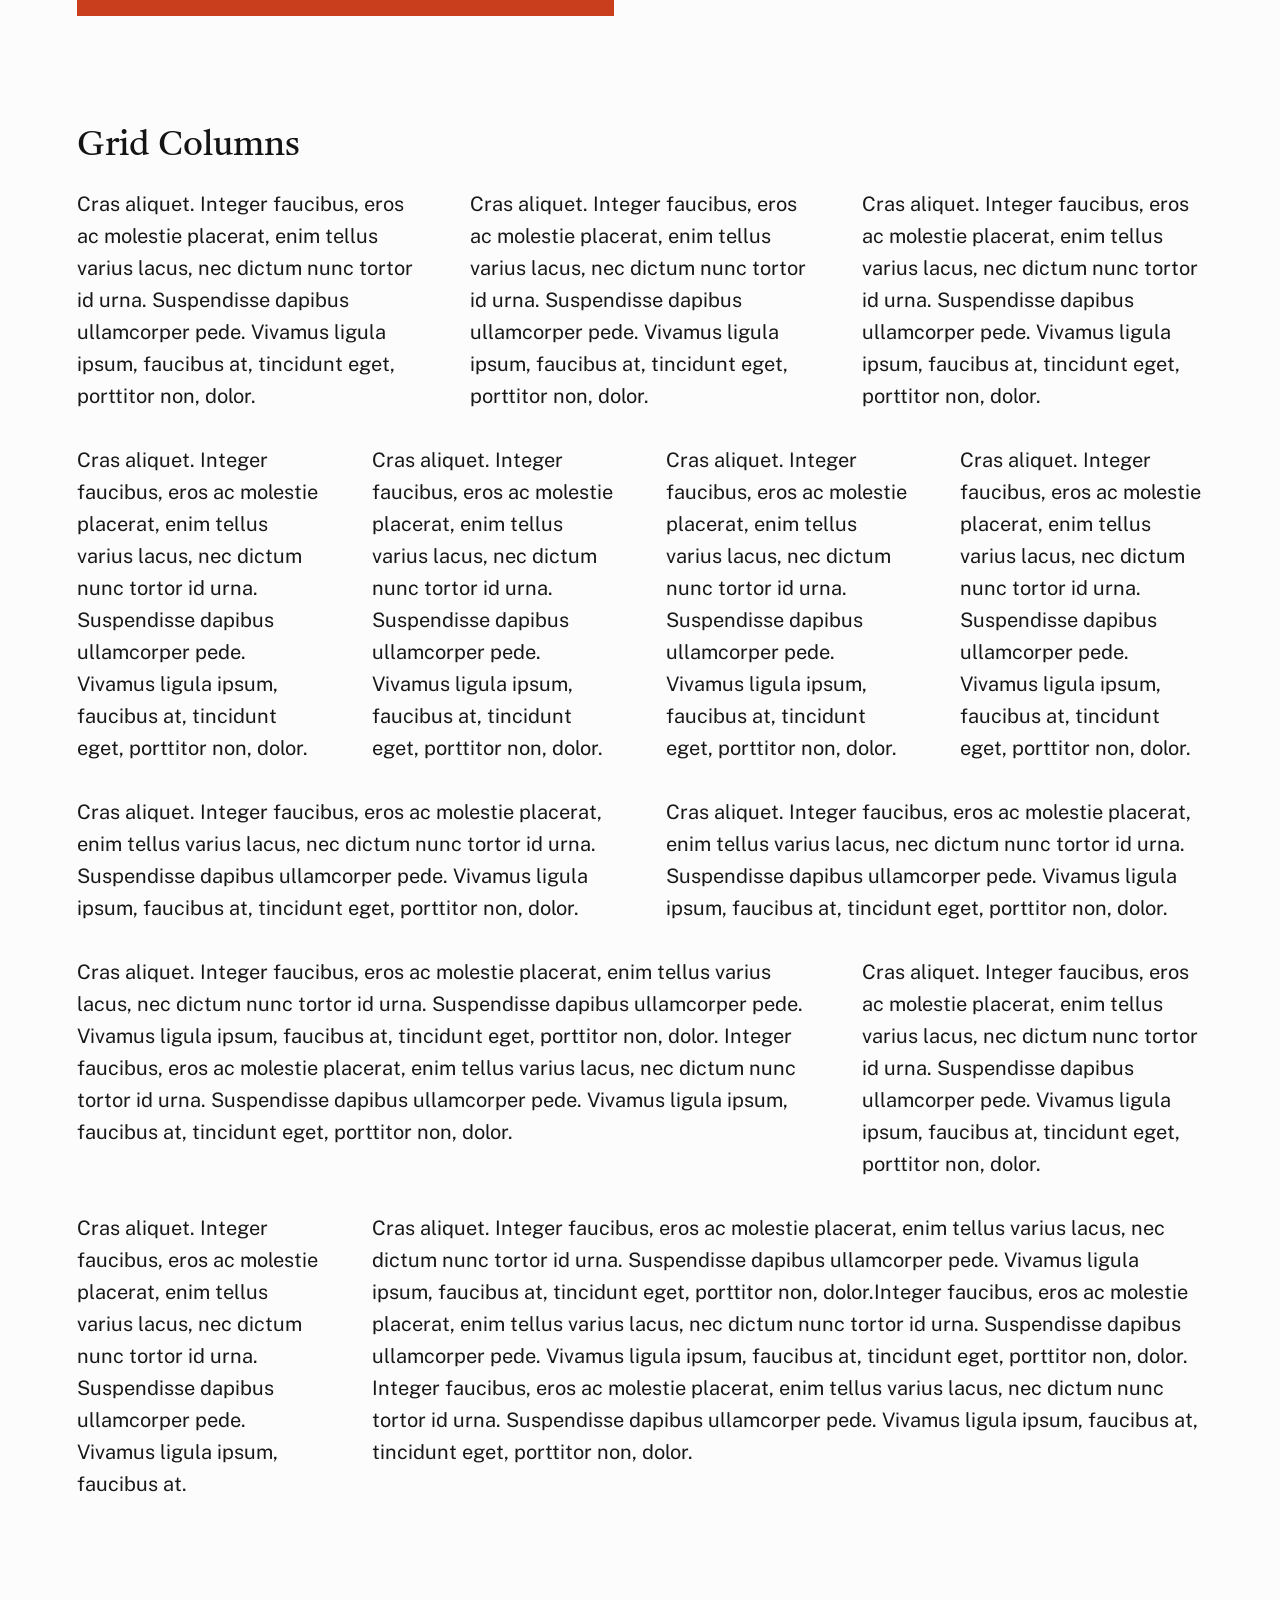
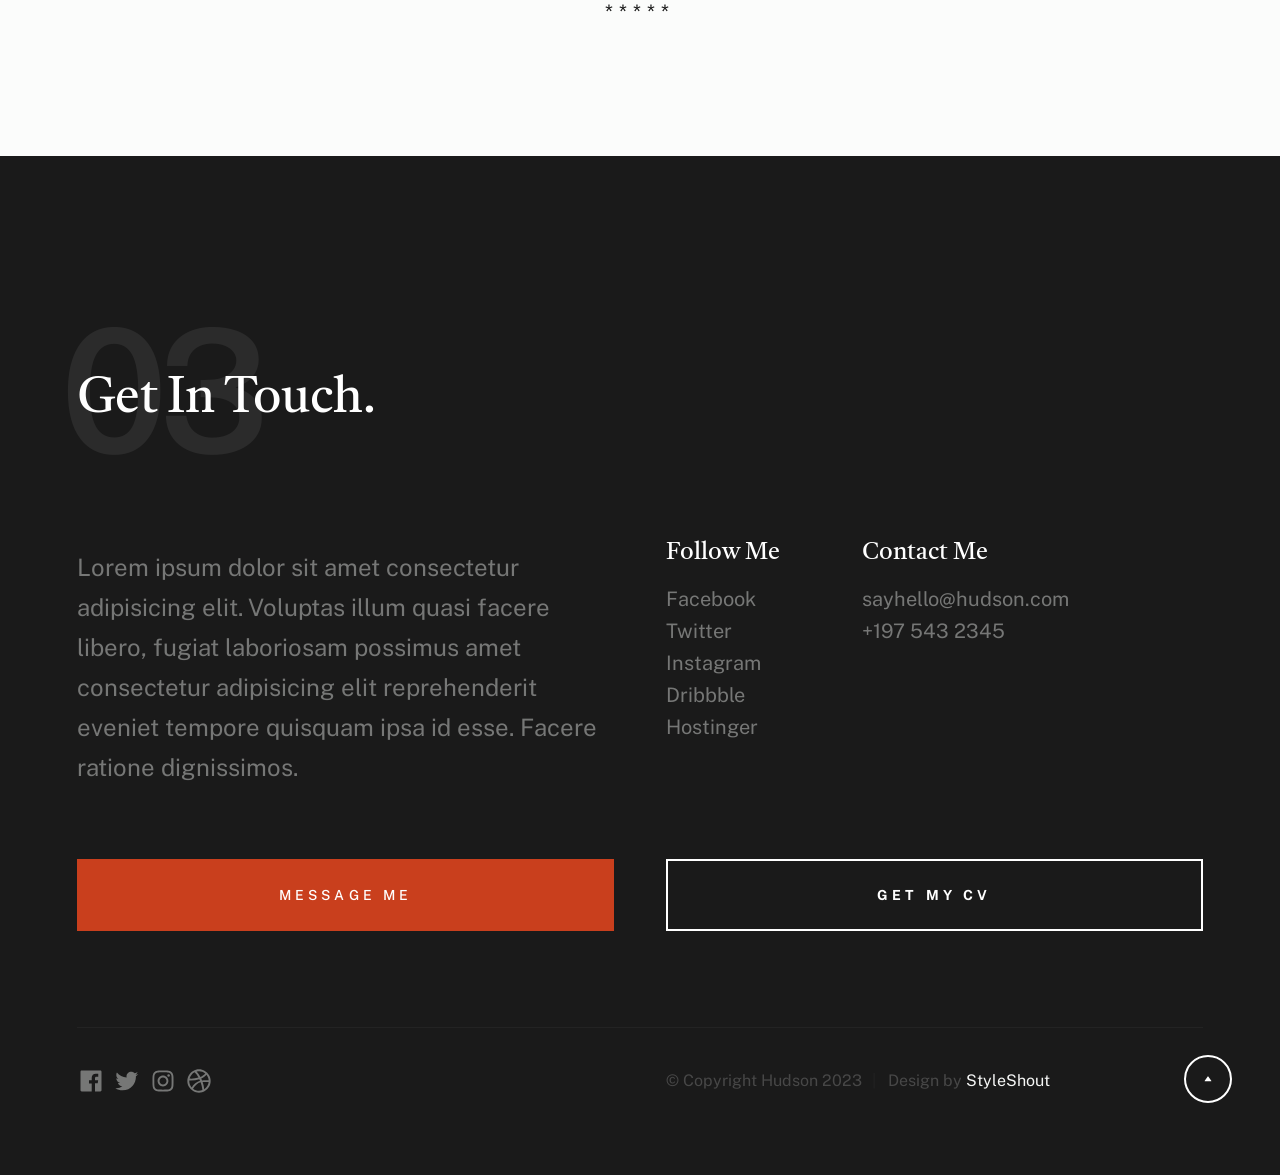
<file: styles.html>
<!DOCTYPE html>
<html lang="en" class="no-js" >
<head>

    <!--- basic page needs
    ================================================== -->
    <meta charset="utf-8">
    <meta name="viewport" content="width=device-width, initial-scale=1">
    <title>Styles - Umer</title>

    <script>
        document.documentElement.classList.remove('no-js');
        document.documentElement.classList.add('js');
    </script>

    <!-- CSS
    ================================================== -->
    <link rel="stylesheet" href="css/vendor.css">
    <link rel="stylesheet" href="css/styles.css">

    <style type="text/css" media="screen">
        .s-styles {
            padding-top: var(--vspace-5);
            padding-bottom: var(--vspace-2);
            position: relative;
        }
        .s-styles .intro h1 {
            margin-top: 0;
        }
    </style>

    <!-- favicons
    ================================================== -->
    <link rel="apple-touch-icon" sizes="180x180" href="apple-touch-icon.png">
    <link rel="icon" type="image/png" sizes="32x32" href="favicon-32x32.png">
    <link rel="icon" type="image/png" sizes="16x16" href="favicon-16x16.png">
    <link rel="manifest" href="site.webmanifest">

</head>


<body id="top">

    
    <!-- preloader
    ================================================== -->
    <div id="preloader">
        <div id="loader" class="dots-fade">
            <div></div>
            <div></div>
            <div></div>
        </div>
    </div>


    <!-- page wrap
    ================================================== -->
    <div id="page" class="s-pagewrap">


        <!-- # site header 
        ================================================== -->
        <header class="s-header">
            <div class="row s-header__inner">

                <div class="s-header__block">
                    <div class="s-header__logo">
                        <a class="logo" href="index.html">
                            <img src="images/logo.svg" alt="Homepage">
                        </a>
                    </div>

                    <a class="s-header__menu-toggle" href="#0"><span>Menu</span></a>
                </div> <!-- end s-header__block -->

                <nav class="s-header__nav">    
                    <ul class="s-header__menu-links">
                        <li class="current"><a href="index.html">Intro</a></li>
                        <li><a href="index.html">About</a></li>
                        <li><a href="index.html">Works</a></li>
                        <li><a href="index.html">Contact</a></li>
                    </ul> <!-- s-header__menu-links -->    
                </nav> <!-- end s-header__nav -->

            </div> <!-- end s-header__inner -->
        </header> <!-- end s-header -->


        <!-- # intro
        ================================================== -->
        <section id="intro" class="s-intro">

            <div class="row s-intro__content width-sixteen-col">
                <div class="column lg-12 s-intro__content-inner grid-block grid-16">
                    
                    <div class="s-intro__content-text">

                        <div class="s-intro__content-pretitle text-pretitle">Hello</div>
                        <h1 class="s-intro__content-title">
                        I'm Jonathan Doe <br>
                        a product designer <br>
                        base in Somewhere.
                        </h1>                            

                        <div class="s-intro__content-btns">
                            <a class="btn" href="index.html#about">More About Me</a>
                            <a class="btn btn--stroke" href="index.html#footer">Get In Touch</a>
                        </div> <!-- s-intro__content-btns -->   

                    </div> <!-- s-intro__content-text -->                     
                    
                </div> <!-- s-intro__content-inner -->  
            </div> <!-- s-intro__content -->

            <ul class="s-intro__social social-list">
                <li>
                    <a href="#0">
                        <svg xmlns="http://www.w3.org/2000/svg" width="24" height="24" viewBox="0 0 24 24" style="fill:rgba(0, 0, 0, 1);transform:;-ms-filter:"><path d="M20,3H4C3.447,3,3,3.448,3,4v16c0,0.552,0.447,1,1,1h8.615v-6.96h-2.338v-2.725h2.338v-2c0-2.325,1.42-3.592,3.5-3.592 c0.699-0.002,1.399,0.034,2.095,0.107v2.42h-1.435c-1.128,0-1.348,0.538-1.348,1.325v1.735h2.697l-0.35,2.725h-2.348V21H20 c0.553,0,1-0.448,1-1V4C21,3.448,20.553,3,20,3z"></path></svg>
                        <span class="u-screen-reader-text">Facebook</span>
                    </a>
                </li>
                <li>
                    <a href="#0">
                        <svg xmlns="http://www.w3.org/2000/svg" width="24" height="24" viewBox="0 0 24 24" style="fill:rgba(0, 0, 0, 1);transform:;-ms-filter:"><path d="M19.633,7.997c0.013,0.175,0.013,0.349,0.013,0.523c0,5.325-4.053,11.461-11.46,11.461c-2.282,0-4.402-0.661-6.186-1.809 c0.324,0.037,0.636,0.05,0.973,0.05c1.883,0,3.616-0.636,5.001-1.721c-1.771-0.037-3.255-1.197-3.767-2.793 c0.249,0.037,0.499,0.062,0.761,0.062c0.361,0,0.724-0.05,1.061-0.137c-1.847-0.374-3.23-1.995-3.23-3.953v-0.05 c0.537,0.299,1.16,0.486,1.82,0.511C3.534,9.419,2.823,8.184,2.823,6.787c0-0.748,0.199-1.434,0.548-2.032 c1.983,2.443,4.964,4.04,8.306,4.215c-0.062-0.3-0.1-0.611-0.1-0.923c0-2.22,1.796-4.028,4.028-4.028 c1.16,0,2.207,0.486,2.943,1.272c0.91-0.175,1.782-0.512,2.556-0.973c-0.299,0.935-0.936,1.721-1.771,2.22 c0.811-0.088,1.597-0.312,2.319-0.624C21.104,6.712,20.419,7.423,19.633,7.997z"></path></svg>
                        <span class="u-screen-reader-text">Twitter</span>
                    </a>
                </li>
                <li>
                    <a href="#0">
                        <svg xmlns="http://www.w3.org/2000/svg" width="24" height="24" viewBox="0 0 24 24" style="fill:rgba(0, 0, 0, 1);transform:;-ms-filter:"><path d="M11.999,7.377c-2.554,0-4.623,2.07-4.623,4.623c0,2.554,2.069,4.624,4.623,4.624c2.552,0,4.623-2.07,4.623-4.624 C16.622,9.447,14.551,7.377,11.999,7.377L11.999,7.377z M11.999,15.004c-1.659,0-3.004-1.345-3.004-3.003 c0-1.659,1.345-3.003,3.004-3.003s3.002,1.344,3.002,3.003C15.001,13.659,13.658,15.004,11.999,15.004L11.999,15.004z"></path><circle cx="16.806" cy="7.207" r="1.078"></circle><path d="M20.533,6.111c-0.469-1.209-1.424-2.165-2.633-2.632c-0.699-0.263-1.438-0.404-2.186-0.42 c-0.963-0.042-1.268-0.054-3.71-0.054s-2.755,0-3.71,0.054C7.548,3.074,6.809,3.215,6.11,3.479C4.9,3.946,3.945,4.902,3.477,6.111 c-0.263,0.7-0.404,1.438-0.419,2.186c-0.043,0.962-0.056,1.267-0.056,3.71c0,2.442,0,2.753,0.056,3.71 c0.015,0.748,0.156,1.486,0.419,2.187c0.469,1.208,1.424,2.164,2.634,2.632c0.696,0.272,1.435,0.426,2.185,0.45 c0.963,0.042,1.268,0.055,3.71,0.055s2.755,0,3.71-0.055c0.747-0.015,1.486-0.157,2.186-0.419c1.209-0.469,2.164-1.424,2.633-2.633 c0.263-0.7,0.404-1.438,0.419-2.186c0.043-0.962,0.056-1.267,0.056-3.71s0-2.753-0.056-3.71C20.941,7.57,20.801,6.819,20.533,6.111z M19.315,15.643c-0.007,0.576-0.111,1.147-0.311,1.688c-0.305,0.787-0.926,1.409-1.712,1.711c-0.535,0.199-1.099,0.303-1.67,0.311 c-0.95,0.044-1.218,0.055-3.654,0.055c-2.438,0-2.687,0-3.655-0.055c-0.569-0.007-1.135-0.112-1.669-0.311 c-0.789-0.301-1.414-0.923-1.719-1.711c-0.196-0.534-0.302-1.099-0.311-1.669c-0.043-0.95-0.053-1.218-0.053-3.654 c0-2.437,0-2.686,0.053-3.655c0.007-0.576,0.111-1.146,0.311-1.687c0.305-0.789,0.93-1.41,1.719-1.712 c0.534-0.198,1.1-0.303,1.669-0.311c0.951-0.043,1.218-0.055,3.655-0.055c2.437,0,2.687,0,3.654,0.055 c0.571,0.007,1.135,0.112,1.67,0.311c0.786,0.303,1.407,0.925,1.712,1.712c0.196,0.534,0.302,1.099,0.311,1.669 c0.043,0.951,0.054,1.218,0.054,3.655c0,2.436,0,2.698-0.043,3.654H19.315z"></path></svg>
                        <span class="u-screen-reader-text">Instagram</span>
                    </a>
                </li>
                <li>
                    <a href="#0">
                        <svg xmlns="http://www.w3.org/2000/svg" width="24" height="24" viewBox="0 0 24 24" style="fill: rgba(0, 0, 0, 1);transform: ;msFilter:;"><path d="M20.66 6.98a9.932 9.932 0 0 0-3.641-3.64C15.486 2.447 13.813 2 12 2s-3.486.447-5.02 1.34c-1.533.893-2.747 2.107-3.64 3.64S2 10.187 2 12s.446 3.487 1.34 5.02a9.924 9.924 0 0 0 3.641 3.64C8.514 21.553 10.187 22 12 22s3.486-.447 5.02-1.34a9.932 9.932 0 0 0 3.641-3.64C21.554 15.487 22 13.813 22 12s-.446-3.487-1.34-5.02zM12 3.66c2 0 3.772.64 5.32 1.919-.92 1.174-2.286 2.14-4.1 2.9-1.002-1.813-2.088-3.327-3.261-4.54A7.715 7.715 0 0 1 12 3.66zM5.51 6.8a8.116 8.116 0 0 1 2.711-2.22c1.212 1.201 2.325 2.7 3.34 4.5-2 .6-4.114.9-6.341.9-.573 0-1.006-.013-1.3-.04A8.549 8.549 0 0 1 5.51 6.8zM3.66 12c0-.054.003-.12.01-.2.007-.08.01-.146.01-.2.254.014.641.02 1.161.02 2.666 0 5.146-.367 7.439-1.1.187.373.381.793.58 1.26-1.32.293-2.674 1.006-4.061 2.14S6.4 16.247 5.76 17.5c-1.4-1.587-2.1-3.42-2.1-5.5zM12 20.34c-1.894 0-3.594-.587-5.101-1.759.601-1.187 1.524-2.322 2.771-3.401 1.246-1.08 2.483-1.753 3.71-2.02a29.441 29.441 0 0 1 1.56 6.62 8.166 8.166 0 0 1-2.94.56zm7.08-3.96a8.351 8.351 0 0 1-2.58 2.621c-.24-2.08-.7-4.107-1.379-6.081.932-.066 1.765-.1 2.5-.1.799 0 1.686.034 2.659.1a8.098 8.098 0 0 1-1.2 3.46zm-1.24-5c-1.16 0-2.233.047-3.22.14a27.053 27.053 0 0 0-.68-1.62c2.066-.906 3.532-2.006 4.399-3.3 1.2 1.414 1.854 3.027 1.96 4.84-.812-.04-1.632-.06-2.459-.06z"></path></svg>
                        <span class="u-screen-reader-text">Dribbble</span>
                    </a>
                </li>
                <li>
                    <a href="#0">
                        <svg xmlns="http://www.w3.org/2000/svg" width="24" height="24" viewBox="0 0 24 24" style="fill: rgba(0, 0, 0, 1);transform: ;msFilter:;"><path d="M11.99 2C6.472 2 2 6.473 2 11.99c0 4.232 2.633 7.85 6.35 9.306-.088-.79-.166-2.006.034-2.868.182-.78 1.172-4.966 1.172-4.966s-.299-.599-.299-1.484c0-1.388.805-2.425 1.808-2.425.853 0 1.264.64 1.264 1.407 0 .858-.546 2.139-.827 3.327-.235.994.499 1.805 1.479 1.805 1.775 0 3.141-1.872 3.141-4.575 0-2.392-1.719-4.064-4.173-4.064-2.843 0-4.512 2.132-4.512 4.335 0 .858.331 1.779.744 2.28a.3.3 0 0 1 .069.286c-.076.315-.245.994-.277 1.133-.044.183-.145.222-.335.134-1.247-.581-2.027-2.405-2.027-3.871 0-3.151 2.289-6.045 6.601-6.045 3.466 0 6.159 2.469 6.159 5.77 0 3.444-2.171 6.213-5.184 6.213-1.013 0-1.964-.525-2.29-1.146l-.623 2.374c-.225.868-.834 1.956-1.241 2.62a10 10 0 0 0 2.958.445c5.517 0 9.99-4.473 9.99-9.99S17.507 2 11.99 2"></path></svg>
                        <span class="u-screen-reader-text">Pinterest</span>
                    </a>
                </li>
            </ul> <!-- end s-intro__social -->

            <div class="s-intro__content-media">                               
                <img src="images/intro-bg.jpg" srcset="images/intro-bg.jpg 1x, images/intro-bg.jpg 2x" alt="">
            </div> <!-- s-intro__content-media -->                

            <div class="s-intro__btn-download">
                <a class="btn btn--stroke" href="#0">Get My CV</a>
            </div> <!-- end s-intro__btn-download -->
            
            <div class="s-intro__scroll-down">
                <a href="#styles" class="smoothscroll">
                    <div class="scroll-icon">
                        <svg xmlns="http://www.w3.org/2000/svg" width="24" height="24" viewBox="0 0 24 24" style="fill: rgba(0, 0, 0, 1);transform: ;msFilter:;"><path d="M11.178 19.569a.998.998 0 0 0 1.644 0l9-13A.999.999 0 0 0 21 5H3a1.002 1.002 0 0 0-.822 1.569l9 13z"></path></svg>
                    </div>
                    <span class="scroll-text u-screen-reader-text">Scroll Down</span>
                </a>
            </div> <!-- s-intro__scroll-down -->

        </section> <!-- end s-intro -->


        <!-- # styles
        ================================================== -->
        <section id="styles" class="s-styles">

            <div class="row">

                <div class="column xl-12 intro">

                    <h1>Style Guide.</h1>

                    <p class="lead">Lorem ipsum Officia elit ad tempor dolore est ex incididunt incididunt occaecat culpa deserunt 
                    sunt labore in cillum ullamco magna in Excepteur consequat in reprehenderit proident mollit incididunt officia commodo.
                    Duis ea officia sed dolor pariatur enim dolore dolore quis incididunt nulla exercitation commodo veniam et ea incididunt.
                    </p>

                    <hr>
                </div>

            </div> <!-- end row -->
    
            <div class="row">
    
                <div class="column mob-12 md-6 stack-on-900">
    
                    <h3>Paragraph and Image</h3>
    
                    <p><a href="#"><img width="120" height="120" class="u-pull-left" alt="sample-image" src="images/sample-image.jpg"></a>
                    Lorem ipsum dolor sit amet, consectetuer adipiscing elit. Donec libero. Suspendisse bibendum.Cras id urna. Morbi 
                    tincidunt, orci ac convallis aliquam, lectus turpis varius lorem, eu posuere nunc justo tempus leo. Donec mattis, 
                    purus nec placerat bibendum, dui pede condimentum odio, ac blandit ante orci ut diam. Cras fringilla magna. 
                    Phasellus suscipit, leo a pharetra condimentum, lorem tellus eleifend magna, eget fringilla velit magna id 
                    neque posuere nunc justo tempus leo. </p>
    
                    <p>
                    Lorem ipsum dolor sit amet, consectetuer adipiscing elit. Donec libero. Suspendisse bibendum. Cras id urna. 
                    Morbi tincidunt, orci ac convallis aliquam, lectus turpis varius lorem, eu posuere nunc justo tempus leo. 
                    Donec mattis, purus nec placerat bibendum, dui pede condimentumodio, ac blandit ante orci ut diam.	
                    </p>
    
                    <p>A <a href="#">link</a>,
                    <abbr title="this really isn't a very good description">abbrebation</abbr>,
                    <strong>strong text</strong>,
                    <em>em text</em>,
                    <del>deleted text</del>, and
                    <mark>this is a mark text.</mark>
                    <code>.code</code>
                    </p>
    
                </div>
    
                <div class="column mob-12 md-6">
    
                    <h3>Drop Caps</h3>
    
                    <p class="drop-cap">Far far away, behind the word mountains, far from the countries Vokalia and Consonantia,
                    there live the blind texts. Separated they live in Bookmarksgrove right at the coast of the
                    Semantics, a large language ocean. A small river named Duden flows by their place and supplies it with the 
                    necessary regelialia. Morbi tincidunt, orci ac convallis aliquam, lectus turpis varius lorem, 
                    euposuere nunc justo tempus leo. Donec mattis, purus nec placerat bibendum, dui pede condimentum odio, 
                    ac blandit ante orci ut diam. Cras fringilla magna. Phasellus suscipit, leo a pharetra condimentum, 
                    lorem tellus eleifend magna, eget fringilla velit magna id neque.
                    </p>
    
                    <h3>Small Print</h3>
    
                    <p><small>Lorem ipsum dolor sit amet, consectetuer adipiscing elit. Donec libero.</small></p>
                    
            
    
                </div>
    
            </div> <!-- end row -->
    
            <div class="row">
    
                <div class="column xl-6 md-12">
    
                    <h3 class="u-add-bottom">Pull Quotes</h3>
    
                    <p>
                    Perspiciatis nemo unde et nobis modi consequatur officia amet. Ut enim 
                    tenetur provident maiores. Perspiciatis asperiores incidunt sequi 
                    quisquam. Enim aut. 
                    </p>
    
                    <figure class="pull-quote">
                        <blockquote>
                            <p>
                            When you look in the eyes of grace, when you meet grace, 
                            when you embrace grace, when you see the nail prints in 
                            grace’s hands and the fire in his eyes, when you feel his 
                            relentless love for you - it will not motivate you to sin. 
                            It will motivate you to righteousness.
                            </p>
    
                            <footer>
                                <cite>Judah Smith</cite>
                            </footer>
                        </blockquote>
                    </figure>
    
    
                </div>
    
                <div class="column xl-6 md-12">
    
                    <h3 class="h-add-bottom">Block Quotes</h3>
    
                    <blockquote cite="http://where-i-got-my-info-from.com">
                        <p>
                        For God so loved the world, that he gave his only Son, that whoever believes in 
                        him should not perish but have eternal life. For God did not send his Son into 
                        the world to condemn the world, but in order that the world might be 
                        saved through him.
                        </p>
    
                        <footer>
                            <cite>
                                <a href="#0">John 3:16-17 ESV</a>
                            </cite>
                        </footer>
    
                    </blockquote>
    
                    <blockquote>
                        <p>There is a God-shaped vacuum in the heart of each man which cannot be satisfied 
                        by any created thing but only by God the Creator.</p>
    
                        <footer>
                            <cite>Blaise Pascal</cite>
                        </footer>
    
                    </blockquote>
    
                </div>
    
            </div> <!-- end row -->
    
            <div class="row u-add-half-bottom">
    
                <div class="column xl-6 md-12">
    
                    <h3>Example Lists</h3>
    
                    <ol>
                        <li>Here is an example</li>
                        <li>of an ordered list.</li>
                        <li>A parent list item.
                            <ul>
                                <li>one</li>
                                <li>two</li>
                                <li>three</li>
                            </ul>
                            </li>
                            <li>A list item.</li>
                        </ol>
    
                    <ul class="disc">
                        <li>Here is an example</li>
                        <li>of an unordered list.</li>
                    </ul>
    
                    <h3>Definition Lists</h3>
    
                    <h5>a) Multi-line Definitions (default) </h5>
    
                    <dl class="dictionary-style">
                        <dt><strong>This is a term</strong></dt>
                            <dd>this is the definition of that term, which both live in a <code>dl</code>.</dd>
                        <dt><strong>Another Term</strong></dt>
                            <dd>And it gets a definition too, which is this line</dd>
                            <dd>This is a 2<sup>nd</sup> definition for a single term. A <code>dt</code> may be followed by multiple <code>dd</code>s.</dd>
                    </dl>
    
                    <h3 class="u-add-bottom">Skill Bars</h3>
    
                    <ul class="skill-bars">
                        <li>
                        <div class="progress percent90"><span>90%</span></div>
                        <strong>HTML</strong>
                        </li>
                        <li>
                        <div class="progress percent85"><span>85%</span></div>
                        <strong>CSS</strong>
                        </li>
                        <li>
                        <div class="progress percent70"><span>70%</span></div>
                        <strong>Javascript</strong>
                        </li>
                        <li>
                        <div class="progress percent95"><span>95%</span></div>
                        <strong>PHP</strong>
                        </li>
                        <li>
                        <div class="progress percent75"><span>75%</span></div>
                        <strong>Illustrator</strong>
                        </li>
                        <li>
                        <div class="progress percent90"><span>90%</span></div>
                        <strong>Figma</strong>
                        </li>
                    </ul>
    
                </div>
    
                <div class="column xl-6 md-12">
    
                    <h3 class="u-add-bottom">Buttons</h3>
    
                    <p>
                        <a class="btn btn--primary u-fullwidth" href="#0">Primary Button</a>
                        <a class="btn u-fullwidth" href="#0">Default Button</a>
                        <a class="btn btn--stroke u-fullwidth" href="#0">Stroke Button</a>
                    </p>
    
                    <h3>Stats Tabs</h3>
    
                    <ul class="stats-tabs">
                        <li><a href="#0">1,234 <em>Peter</em></a></li>
                        <li><a href="#0">567 <em>James</em></a></li>
                        <li><a href="#0">23,456 <em>John</em></a></li>
                        <li><a href="#0">3,456 <em>Andrew</em></a></li>
                        <li><a href="#0">456 <em>Philip</em></a></li>
                        <li><a href="#0">26 <em>Matthew</em></a></li>
                    </ul>
    
                    <h3 class="u-add-bottom">Code</h3>
    
<pre><code class="language-css">
    code {
    font-size: 1.4rem;
    margin: 0 .2rem;
    padding: .2rem .6rem;
    white-space: nowrap;
    background: #F1F1F1;
    border: 1px solid #E1E1E1;	
    border-radius: 3px;
    }
</code></pre>
    
                </div>
    
            </div> <!-- end row -->
    
            <div class="row u-add-half-bottom">
    
                <div class="column xl-6 md-12">
                        
                    <h1>H1 Heading Doloremque dolor voluptas est sequi omnis.</h1>
                    <p>Doloremque dolor voluptas est sequi omnis. Pariatur ut aut. Sed enim tempora qui veniam qui cum vel. 
                    Voluptas odit at vitae minima. In assumenda ut. Voluptatem totam impedit accusantium reiciendis excepturi aut qui accusamus praesentium.</p>
    
                    <h2>H2 Heading Doloremque dolor voluptas est sequi omnis.</h2>
                    <p>Doloremque dolor voluptas est sequi omnis. Pariatur ut aut. Sed enim tempora qui veniam qui cum vel. 
                    Voluptas odit at vitae minima. In assumenda ut. Voluptatem totam impedit accusantium reiciendis excepturi aut qui accusamus praesentium.</p>
    
                    <h3>H3 Heading Doloremque dolor voluptas est sequi omnis.</h3>
                    <p>Doloremque dolor voluptas est sequi omnis. Pariatur ut aut. Sed enim tempora qui veniam qui cum vel. 
                    Voluptas odit at vitae minima. In assumenda ut. Voluptatem totam impedit accusantium reiciendis excepturi aut qui accusamus praesentium.</p>
    
                    
                </div>
    
                <div class="column xl-6 md-12">
                    <h4>H4 Heading Doloremque dolor voluptas est sequi omnis.</h4>
                    <p>Doloremque dolor voluptas est sequi omnis. Pariatur ut aut. Sed enim tempora qui veniam qui cum vel. 
                    Voluptas odit at vitae minima. In assumenda ut. Voluptatem totam impedit accusantium reiciendis excepturi aut qui accusamus praesentium.</p>
    
                    <h5>H5 Heading Doloremque dolor voluptas est sequi omnis.</h5>
                    <p>Doloremque dolor voluptas est sequi omnis. Pariatur ut aut. Sed enim tempora qui veniam qui cum vel. 
                    Voluptas odit at vitae minima. In assumenda ut. Voluptatem totam impedit accusantium reiciendis excepturi aut qui accusamus praesentium.</p>
    
                    <h6>H6 Heading Doloremque dolor voluptas est sequi omnis.</h6>
                    <p>Doloremque dolor voluptas est sequi omnis. Pariatur ut aut. Sed enim tempora qui veniam qui cum vel. 
                    Voluptas odit at vitae minima. In assumenda ut. Voluptatem totam impedit accusantium reiciendis excepturi aut qui accusamus praesentium.</p>
        
                    
                </div>
    
            </div> <!-- end row -->
    
            <div class="row u-add-half-bottom">
    
                <div class="column xl-6 md-12">
    
                    <h3 class="u-add-bottom">Responsive Image</h3>
    
                    <figure>
                        <img src="images/wheel-500.jpg" 
                        srcset="images/wheel-1000.jpg 1000w, 
                        images/wheel-500.jpg 500w" 
                        sizes="(max-width: 1000px) 100vw, 1000px" alt="">
    
                        <figcaption>
                            Here is some random picture.
                        </figcaption>
                    </figure>
    
                </div>
    
                <div class="column xl-6 md-12">
    
                    <h3 class="u-add-bottom">Responsive video</h3>
    
                    <div class="video-container">
                    <iframe src="https://player.vimeo.com/video/14592941?color=00a650&title=0&byline=0&portrait=0" width="500" height="281" frameborder="0" webkitallowfullscreen mozallowfullscreen allowfullscreen></iframe> 
                    </div>
    
                </div>
                
            </div> <!-- end row -->
    
            <div class="row u-add-bottom">
    
                <div class="column xl-12">
    
                    <h3>Tables</h3>
                    <p>Be sure to use properly formed table markup with <code>&lt;thead&gt;</code> and <code>&lt;tbody&gt;</code> when building a <code>table</code>.</p>
    
                    <div class="table-responsive">
    
                        <table>
                                <thead>
                                <tr>
                                    <th>Name</th>
                                    <th>Age</th>
                                    <th>Sex</th>
                                    <th>Location</th>
                                </tr>
                                </thead>
                                <tbody>
                                <tr>
                                    <td>William J. Seymour</td>
                                    <td>34</td>
                                    <td>Male</td>
                                    <td>Azusa Street</td>
                                </tr>
                                <tr>
                                    <td>Jennie Evans Moore</td>
                                    <td>30</td>
                                    <td>Female</td>
                                    <td>Azusa Street</td>
                                </tr>
                                </tbody>
                        </table>
    
                    </div>
    
                </div>
                
            </div> <!-- end row -->
    
            <div class="row">
    
                <div class="column xl-12">
                    <h3>Pagination</h3>
    
                    <nav class="pgn">
                        <ul>
                            <li>
                                <a class="pgn__prev" href="#0">
                                    <svg xmlns="http://www.w3.org/2000/svg" width="24" height="24" viewBox="0 0 24 24"><path d="M12.707 17.293L8.414 13H18v-2H8.414l4.293-4.293-1.414-1.414L4.586 12l6.707 6.707z"/></svg>
                                </a>
                            </li>
                            <li><a class="pgn__num" href="#0">1</a></li>
                            <li><span class="pgn__num current">2</span></li>
                            <li><a class="pgn__num" href="#0">3</a></li>
                            <li><a class="pgn__num" href="#0">4</a></li>
                            <li><a class="pgn__num" href="#0">5</a></li>
                            <li><span class="pgn__num dots">…</span></li>
                            <li><a class="pgn__num" href="#0">8</a></li>
                            <li>
                                <a class="pgn__next" href="#0">
                                    <svg xmlns="http://www.w3.org/2000/svg" width="24" height="24" viewBox="0 0 24 24"><path d="M11.293 17.293l1.414 1.414L19.414 12l-6.707-6.707-1.414 1.414L15.586 11H6v2h9.586z"/></svg>
                                </a>
                            </li>
                        </ul>
                    </nav>
                </div>
    
            </div> <!-- end row -->
    
            <div class="row">
    
                <div class="column xl-6 md-12">
    
                    <h3 class="u-add-bottom">Form Styles</h3>
    
                    <form>
                        <div>
                            <label for="sampleInput">Your email</label>
                            <input class="u-fullwidth" type="email" placeholder="test@mailbox.com" id="sampleInput">
                        </div>
                        <div>
                            <label for="sampleRecipientInput">Reason for contacting</label>
                            <div class="ss-custom-select">
                                <select class="u-fullwidth" id="sampleRecipientInput">
                                    <option value="Option 1">Questions</option>
                                    <option value="Option 2">Report</option>
                                    <option value="Option 3">Others</option>
                                </select>
                            </div>
                        </div>
                        
                        <label for="exampleMessage">Message</label>
                        <textarea class="u-fullwidth" placeholder="Your message" id="exampleMessage"></textarea>
    
                        <label class="u-add-bottom">
                            <input type="checkbox">
                            <span class="label-text">Send a copy to yourself</span>
                        </label>
                    
                        <input class="btn--primary u-fullwidth" type="submit" value="Submit">
                    </form>
    
                </div>
    
                <div class="column xl-6 md-12">
    
                    <h3>Alert Boxes</h3>
    
                    <br>
                    
                    <div class="alert-box alert-box--error">
                        <p>Error Message. Your Message Goes Here.</p>
                        <span class="alert-box__close"></span>
                    </div><!-- end error -->
                            
                    <div class="alert-box alert-box--success">
                        <p>Success Message. Your Message Goes Here.</p>
                        <span class="alert-box__close"></span>
                    </div><!-- end success -->
                            
                    <div class="alert-box alert-box--info">
                        <p>Info Message. Your Message Goes Here.</p>
                        <span class="alert-box__close"></span>
                    </div><!-- end info -->
                            
                    <div class="alert-box alert-box--notice">
                        <p>Notice Message. Your Message Goes Here.</p>
                        <span class="alert-box__close"></span>
                    </div><!-- end notice -->
                
                </div>
    
            </div> <!-- end row -->

            <div class="row">
            
                <div class="xl-12 column">
                <h3 class="half-bottom">Grid Columns</h3>
                </div>
    
            </div> <!-- Row End-->
    
            <!--<h4>1/3 Columns</h4>  -->
    
            <div class="row">
    
                <div class="xl-4 md-12 column">
                    <p>
                    Cras aliquet. Integer faucibus, eros ac molestie placerat, enim tellus varius lacus,
                    nec dictum nunc tortor id urna. Suspendisse dapibus ullamcorper pede. Vivamus ligula ipsum,
                    faucibus at, tincidunt eget, porttitor non, dolor. 
                    </p>
                </div>
    
                <div class="xl-4 md-12 column">
                    <p>
                    Cras aliquet. Integer faucibus, eros ac molestie placerat, enim tellus varius lacus,
                    nec dictum nunc tortor id urna. Suspendisse dapibus ullamcorper pede. Vivamus ligula ipsum,
                    faucibus at, tincidunt eget, porttitor non, dolor. 
                    </p>
                </div>
    
                <div class="xl-4 md-12 column">
                    <p>
                    Cras aliquet. Integer faucibus, eros ac molestie placerat, enim tellus varius lacus,
                    nec dictum nunc tortor id urna. Suspendisse dapibus ullamcorper pede. Vivamus ligula ipsum,
                    faucibus at, tincidunt eget, porttitor non, dolor. 
                    </p>
                </div>
    
            </div>
    
            <!--<h4>1/4 Columns</h4>  -->
    
            <div class="row">
    
                <div class="xl-3 md-6 tab-12 column">
                    <p>
                    Cras aliquet. Integer faucibus, eros ac molestie placerat, enim tellus varius lacus,
                    nec dictum nunc tortor id urna. Suspendisse dapibus ullamcorper pede. Vivamus ligula ipsum,
                    faucibus at, tincidunt eget, porttitor non, dolor. 
                    </p>
                </div>
    
                <div class="xl-3 md-6 tab-12 column">
                    <p>
                    Cras aliquet. Integer faucibus, eros ac molestie placerat, enim tellus varius lacus,
                    nec dictum nunc tortor id urna. Suspendisse dapibus ullamcorper pede. Vivamus ligula ipsum,
                    faucibus at, tincidunt eget, porttitor non, dolor. 
                    </p>
                </div>
    
                <div class="xl-3 md-6 tab-12 column">
                    <p>
                    Cras aliquet. Integer faucibus, eros ac molestie placerat, enim tellus varius lacus,
                    nec dictum nunc tortor id urna. Suspendisse dapibus ullamcorper pede. Vivamus ligula ipsum,
                    faucibus at, tincidunt eget, porttitor non, dolor. 
                    </p>
                </div>
    
                <div class="xl-3 md-6 tab-12 column">
                    <p>
                    Cras aliquet. Integer faucibus, eros ac molestie placerat, enim tellus varius lacus,
                    nec dictum nunc tortor id urna. Suspendisse dapibus ullamcorper pede. Vivamus ligula ipsum,
                    faucibus at, tincidunt eget, porttitor non, dolor. 
                    </p>
                </div>
    
            </div>
    
            <!--<h4>1/2 Columns</h4>  -->
    
            <div class="row">
    
                <div class="xl-6 tab-12 column">
                    <p>
                    Cras aliquet. Integer faucibus, eros ac molestie placerat, enim tellus varius lacus,
                    nec dictum nunc tortor id urna. Suspendisse dapibus ullamcorper pede. Vivamus ligula ipsum,
                    faucibus at, tincidunt eget, porttitor non, dolor. 
                    </p>
                </div>
    
                <div class="xl-6 tab-12 column">
                    <p>
                    Cras aliquet. Integer faucibus, eros ac molestie placerat, enim tellus varius lacus,
                    nec dictum nunc tortor id urna. Suspendisse dapibus ullamcorper pede. Vivamus ligula ipsum,
                    faucibus at, tincidunt eget, porttitor non, dolor. 
                    </p>
                </div>
    
            </div>
    
            <!--<h4>2/3 Columns</h4>  -->
    
            <div class="row">
    
                <div class="xl-8 md-7 tab-12 column">
                    <p>
                    Cras aliquet. Integer faucibus, eros ac molestie placerat, enim tellus varius lacus,
                    nec dictum nunc tortor id urna. Suspendisse dapibus ullamcorper pede. Vivamus ligula ipsum,
                    faucibus at, tincidunt eget, porttitor non, dolor. Integer faucibus, eros ac molestie placerat, enim tellus varius lacus,
                    nec dictum nunc tortor id urna. Suspendisse dapibus ullamcorper pede. Vivamus ligula ipsum,
                    faucibus at, tincidunt eget, porttitor non, dolor.
                    </p>
                </div>
    
                <div class="xl-4 md-5 tab-12 column">
                    <p>
                    Cras aliquet. Integer faucibus, eros ac molestie placerat, enim tellus varius lacus,
                    nec dictum nunc tortor id urna. Suspendisse dapibus ullamcorper pede. Vivamus ligula ipsum,
                    faucibus at, tincidunt eget, porttitor non, dolor. 
                    </p>
                </div>
    
            </div>
    
            <!--<h4>3/4 Columns</h4>  -->
    
            <div class="row">
    
                <div class="xl-3 md-5 tab-12 column">
                    <p>
                    Cras aliquet. Integer faucibus, eros ac molestie placerat, enim tellus varius lacus,
                    nec dictum nunc tortor id urna. Suspendisse dapibus ullamcorper pede. Vivamus ligula ipsum,
                    faucibus at. 
                    </p>
                </div>
    
                <div class="xl-9 md-7 tab-12 column">
                    <p>
                    Cras aliquet. Integer faucibus, eros ac molestie placerat, enim tellus varius lacus,
                    nec dictum nunc tortor id urna. Suspendisse dapibus ullamcorper pede. Vivamus ligula ipsum,
                    faucibus at, tincidunt eget, porttitor non, dolor.Integer faucibus, eros ac molestie placerat, enim tellus varius lacus,
                    nec dictum nunc tortor id urna. Suspendisse dapibus ullamcorper pede. Vivamus ligula ipsum,
                    faucibus at, tincidunt eget, porttitor non, dolor. Integer faucibus, eros ac molestie placerat, enim tellus varius lacus,
                    nec dictum nunc tortor id urna. Suspendisse dapibus ullamcorper pede. Vivamus ligula ipsum,
                    faucibus at, tincidunt eget, porttitor non, dolor.
                    </p>
                </div>
    
            </div> 
    
            <hr class="fancy">

        </section> <!-- end s-styles -->


        <!-- # footer 
        ================================================== -->
        <footer id="footer" class="s-footer">

            <div class="row">
                <div class="column lg-12">
                    <div class="section-header light-on-dark" data-num="03">
                        <h2 class="text-display-title">Get In Touch.</h2>
                    </div> <!-- end section-header -->
                </div>
            </div>

            <div class="row s-footer__content">

                <div class="column xl-6 md-12 s-footer__block s-footer__about">                    
                    <p class="attention-getter">
                    Lorem ipsum dolor sit amet consectetur adipisicing elit. Voluptas illum quasi facere libero, 
                    fugiat laboriosam possimus amet consectetur adipisicing elit reprehenderit eveniet tempore quisquam ipsa id esse. Facere ratione dignissimos.
                    </p>               
                </div> <!-- end section-footer__about -->

                <div class="column xl-6 md-12 s-footer__block s-footer__site-links">
                    <div class="row">
                        <div class="column xl-4 lg-5 md-6 tab-12">
                            <h5>Follow Me</h5>
                            <ul class="link-list">
                                <li><a href="#0">Facebook</a></li>
                                <li><a href="#0">Twitter</a></li>
                                <li><a href="#0">Instagram</a></li>
                                <li><a href="#0">Dribbble</a></li>
                                <li><a href="https://styleshout.com/go/hostinger/">Hostinger</a></li>
                            </ul>
                        </div>
                        <div class="column xl-6 md-6 tab-12">
                            <h5>Contact Me</h5>
                            <ul class="link-list">
                                <li><a href="mailto:#0">sayhello@hudson.com</a></li>
                                <li><a href="tel:+1975432345">+197 543 2345</a></li>
                            </ul> 
                        </div>
                    </div>                    
                </div> <!-- end section-footer__site-links -->

            </div> <!-- end section-footer__content -->


            <div class="row s-footer__buttons">
               
                <div class="column xl-6 tab-12">
                    <a href="mailto:#0" class="btn btn--primary btn--large u-fullwidth">Message Me</a>
                </div>
          
                <div class="column xl-6 tab-12">                    
                    <a href="#0" class="btn btn--stroke btn--large u-fullwidth">Get My CV</a>
                </div>
            
            </div> <!-- end section-footer__buttons -->              
            
            <div class="row s-footer__bottom">
                
                <div class="column xl-6 lg-12">
                    <ul class="s-footer__social social-list">
                        <li>
                            <a href="#0">
                                <svg xmlns="http://www.w3.org/2000/svg" width="24" height="24" viewBox="0 0 24 24" style="fill:rgba(0, 0, 0, 1);transform:;-ms-filter:"><path d="M20,3H4C3.447,3,3,3.448,3,4v16c0,0.552,0.447,1,1,1h8.615v-6.96h-2.338v-2.725h2.338v-2c0-2.325,1.42-3.592,3.5-3.592 c0.699-0.002,1.399,0.034,2.095,0.107v2.42h-1.435c-1.128,0-1.348,0.538-1.348,1.325v1.735h2.697l-0.35,2.725h-2.348V21H20 c0.553,0,1-0.448,1-1V4C21,3.448,20.553,3,20,3z"></path></svg>
                                <span class="u-screen-reader-text">Facebook</span>
                            </a>
                        </li>
                        <li>
                            <a href="#0">
                                <svg xmlns="http://www.w3.org/2000/svg" width="24" height="24" viewBox="0 0 24 24" style="fill:rgba(0, 0, 0, 1);transform:;-ms-filter:"><path d="M19.633,7.997c0.013,0.175,0.013,0.349,0.013,0.523c0,5.325-4.053,11.461-11.46,11.461c-2.282,0-4.402-0.661-6.186-1.809 c0.324,0.037,0.636,0.05,0.973,0.05c1.883,0,3.616-0.636,5.001-1.721c-1.771-0.037-3.255-1.197-3.767-2.793 c0.249,0.037,0.499,0.062,0.761,0.062c0.361,0,0.724-0.05,1.061-0.137c-1.847-0.374-3.23-1.995-3.23-3.953v-0.05 c0.537,0.299,1.16,0.486,1.82,0.511C3.534,9.419,2.823,8.184,2.823,6.787c0-0.748,0.199-1.434,0.548-2.032 c1.983,2.443,4.964,4.04,8.306,4.215c-0.062-0.3-0.1-0.611-0.1-0.923c0-2.22,1.796-4.028,4.028-4.028 c1.16,0,2.207,0.486,2.943,1.272c0.91-0.175,1.782-0.512,2.556-0.973c-0.299,0.935-0.936,1.721-1.771,2.22 c0.811-0.088,1.597-0.312,2.319-0.624C21.104,6.712,20.419,7.423,19.633,7.997z"></path></svg>
                                <span class="u-screen-reader-text">Twitter</span>
                            </a>
                        </li>
                        <li>
                            <a href="#0">
                                <svg xmlns="http://www.w3.org/2000/svg" width="24" height="24" viewBox="0 0 24 24" style="fill:rgba(0, 0, 0, 1);transform:;-ms-filter:"><path d="M11.999,7.377c-2.554,0-4.623,2.07-4.623,4.623c0,2.554,2.069,4.624,4.623,4.624c2.552,0,4.623-2.07,4.623-4.624 C16.622,9.447,14.551,7.377,11.999,7.377L11.999,7.377z M11.999,15.004c-1.659,0-3.004-1.345-3.004-3.003 c0-1.659,1.345-3.003,3.004-3.003s3.002,1.344,3.002,3.003C15.001,13.659,13.658,15.004,11.999,15.004L11.999,15.004z"></path><circle cx="16.806" cy="7.207" r="1.078"></circle><path d="M20.533,6.111c-0.469-1.209-1.424-2.165-2.633-2.632c-0.699-0.263-1.438-0.404-2.186-0.42 c-0.963-0.042-1.268-0.054-3.71-0.054s-2.755,0-3.71,0.054C7.548,3.074,6.809,3.215,6.11,3.479C4.9,3.946,3.945,4.902,3.477,6.111 c-0.263,0.7-0.404,1.438-0.419,2.186c-0.043,0.962-0.056,1.267-0.056,3.71c0,2.442,0,2.753,0.056,3.71 c0.015,0.748,0.156,1.486,0.419,2.187c0.469,1.208,1.424,2.164,2.634,2.632c0.696,0.272,1.435,0.426,2.185,0.45 c0.963,0.042,1.268,0.055,3.71,0.055s2.755,0,3.71-0.055c0.747-0.015,1.486-0.157,2.186-0.419c1.209-0.469,2.164-1.424,2.633-2.633 c0.263-0.7,0.404-1.438,0.419-2.186c0.043-0.962,0.056-1.267,0.056-3.71s0-2.753-0.056-3.71C20.941,7.57,20.801,6.819,20.533,6.111z M19.315,15.643c-0.007,0.576-0.111,1.147-0.311,1.688c-0.305,0.787-0.926,1.409-1.712,1.711c-0.535,0.199-1.099,0.303-1.67,0.311 c-0.95,0.044-1.218,0.055-3.654,0.055c-2.438,0-2.687,0-3.655-0.055c-0.569-0.007-1.135-0.112-1.669-0.311 c-0.789-0.301-1.414-0.923-1.719-1.711c-0.196-0.534-0.302-1.099-0.311-1.669c-0.043-0.95-0.053-1.218-0.053-3.654 c0-2.437,0-2.686,0.053-3.655c0.007-0.576,0.111-1.146,0.311-1.687c0.305-0.789,0.93-1.41,1.719-1.712 c0.534-0.198,1.1-0.303,1.669-0.311c0.951-0.043,1.218-0.055,3.655-0.055c2.437,0,2.687,0,3.654,0.055 c0.571,0.007,1.135,0.112,1.67,0.311c0.786,0.303,1.407,0.925,1.712,1.712c0.196,0.534,0.302,1.099,0.311,1.669 c0.043,0.951,0.054,1.218,0.054,3.655c0,2.436,0,2.698-0.043,3.654H19.315z"></path></svg>
                                <span class="u-screen-reader-text">Instagram</span>
                            </a>
                        </li>
                        <li>
                            <a href="#0">
                                <svg xmlns="http://www.w3.org/2000/svg" width="24" height="24" viewBox="0 0 24 24" style="fill: rgba(0, 0, 0, 1);transform: ;msFilter:;"><path d="M20.66 6.98a9.932 9.932 0 0 0-3.641-3.64C15.486 2.447 13.813 2 12 2s-3.486.447-5.02 1.34c-1.533.893-2.747 2.107-3.64 3.64S2 10.187 2 12s.446 3.487 1.34 5.02a9.924 9.924 0 0 0 3.641 3.64C8.514 21.553 10.187 22 12 22s3.486-.447 5.02-1.34a9.932 9.932 0 0 0 3.641-3.64C21.554 15.487 22 13.813 22 12s-.446-3.487-1.34-5.02zM12 3.66c2 0 3.772.64 5.32 1.919-.92 1.174-2.286 2.14-4.1 2.9-1.002-1.813-2.088-3.327-3.261-4.54A7.715 7.715 0 0 1 12 3.66zM5.51 6.8a8.116 8.116 0 0 1 2.711-2.22c1.212 1.201 2.325 2.7 3.34 4.5-2 .6-4.114.9-6.341.9-.573 0-1.006-.013-1.3-.04A8.549 8.549 0 0 1 5.51 6.8zM3.66 12c0-.054.003-.12.01-.2.007-.08.01-.146.01-.2.254.014.641.02 1.161.02 2.666 0 5.146-.367 7.439-1.1.187.373.381.793.58 1.26-1.32.293-2.674 1.006-4.061 2.14S6.4 16.247 5.76 17.5c-1.4-1.587-2.1-3.42-2.1-5.5zM12 20.34c-1.894 0-3.594-.587-5.101-1.759.601-1.187 1.524-2.322 2.771-3.401 1.246-1.08 2.483-1.753 3.71-2.02a29.441 29.441 0 0 1 1.56 6.62 8.166 8.166 0 0 1-2.94.56zm7.08-3.96a8.351 8.351 0 0 1-2.58 2.621c-.24-2.08-.7-4.107-1.379-6.081.932-.066 1.765-.1 2.5-.1.799 0 1.686.034 2.659.1a8.098 8.098 0 0 1-1.2 3.46zm-1.24-5c-1.16 0-2.233.047-3.22.14a27.053 27.053 0 0 0-.68-1.62c2.066-.906 3.532-2.006 4.399-3.3 1.2 1.414 1.854 3.027 1.96 4.84-.812-.04-1.632-.06-2.459-.06z"></path></svg>
                                <span class="u-screen-reader-text">Dribbble</span>
                            </a>
                        </li>
                    </ul> 
                </div> <!-- end section-footer__social -->

                <div class="column xl-6 lg-12">
                    <p class="ss-copyright">
                        <span>© Copyright Hudson 2023</span> 
                        <span>Design by <a href="https://styleshout.com/">StyleShout</a></span>
                    </p>
                </div>

            </div> <!-- end section-footer__bottom -->          

            <div class="ss-go-top">
                <a class="smoothscroll" title="Back to Top" href="#top">                 
                    <svg xmlns="http://www.w3.org/2000/svg" width="24" height="24" viewBox="0 0 24 24" style="fill: rgba(0, 0, 0, 1);transform: ;msFilter:;"><path d="M5.536 21.886a1.004 1.004 0 0 0 1.033-.064l13-9a1 1 0 0 0 0-1.644l-13-9A1 1 0 0 0 5 3v18a1 1 0 0 0 .536.886z"></path></svg>
                </a>                                
                <span>Back To Top</span>   
            </div> <!-- end ss-go-top -->
            
        </footer> <!-- end s-footer -->

    </div> <!-- end page-wrap -->


    <!-- Java Script
    ================================================== -->
    <script src="js/plugins.js"></script>
    <script src="js/main.js"></script>

</body>
</html>
</file>
<file: css/portfolio.css>
:root{--ink:#1d1d1f;--muted:#737379;--blue:#0071e3;--surface:#f5f5f7;--line:#e3e3e8}*{box-sizing:border-box}html{scroll-behavior:smooth;scroll-padding-top:90px}body{margin:0;background:#fff;color:var(--ink);font-family:-apple-system,BlinkMacSystemFont,"Helvetica Neue",Arial,sans-serif;-webkit-font-smoothing:antialiased}a{color:inherit;text-decoration:none}button{font:inherit;cursor:pointer}img{display:block;max-width:100%}button,a{-webkit-tap-highlight-color:transparent}a:focus-visible,button:focus-visible{outline:3px solid var(--blue);outline-offset:6px}::selection{background:#cde5ff}.wrap{width:min(1160px,calc(100% - 96px));margin:auto}.header{position:sticky;top:0;z-index:20;background:rgba(255,255,255,.83);backdrop-filter:blur(24px);-webkit-backdrop-filter:blur(24px);border-bottom:1px solid #eeeef1}.nav{display:flex;align-items:center;justify-content:space-between;height:76px}.wordmark{font-size:29px;font-weight:750;letter-spacing:-1.7px}.wordmark span{color:var(--blue)}.nav-links{display:flex;gap:36px;font-size:13px;color:#66666d}.nav a:hover,.footer a:hover{color:var(--blue)}.nav-contact{font-size:12px;border:1px solid #dedee4;border-radius:24px;padding:11px 18px}.nav-contact span{margin-left:12px}.eyebrow{font-size:10px;letter-spacing:2px;font-weight:650;line-height:1.8}.status-dot{display:inline-block;width:6px;height:6px;background:#34a575;border-radius:50%;box-shadow:0 0 0 4px #34a57512;flex-shrink:0}.blue{color:var(--blue)}.actions{display:flex;align-items:center;gap:24px}.button{display:inline-flex;align-items:center;justify-content:center;gap:24px;background:var(--blue);color:white;padding:15px 23px;border-radius:28px;font-size:13px;transition:background .2s,transform .2s;border:0}.button:hover{background:#005fca;transform:translateY(-2px)}.text-link{font-size:13px;color:var(--blue);display:inline-flex;gap:12px;align-items:center}.text-link:hover{text-decoration:underline}.location-mark{font-size:18px}.divider{color:#ccc;margin:0 4px}.stack-strip{border-block:1px solid #ededf0;background:#fafafa;padding:26px 0}.stack-strip .wrap{display:flex;justify-content:space-between;align-items:center;gap:20px}.stack-strip span{font-size:12px;color:#949499}.stack-strip strong{color:#73737a;font-size:16px;letter-spacing:-.5px;font-weight:550}.section{padding-top:108px;padding-bottom:106px}.section-heading{display:flex;align-items:flex-end;justify-content:space-between;gap:30px;margin-bottom:42px}h2{font-size:47px;line-height:1.1;letter-spacing:-2px;font-weight:600;margin:15px 0 0}.section-heading>p{font-size:14px;line-height:1.7;color:var(--muted);margin-bottom:4px}.featured{background:#eff3f9;border-radius:28px;display:grid;grid-template-columns:1fr 1fr;min-height:540px;overflow:hidden}.featured-copy{padding:40px 46px}.project-kicker{font-size:9px;letter-spacing:1.5px;font-weight:600;color:#526578;display:flex;justify-content:space-between;margin-bottom:30px}.project-kicker span{color:#85909d}.app-icon{border-radius:16px;box-shadow:0 5px 15px #00000008;margin-bottom:18px}.featured h3{font-size:38px;letter-spacing:-1.5px;margin:0 0 6px;font-weight:650}.project-tagline{font-size:20px;margin:0;color:#5b6c7e}.project-description{font-size:14px;line-height:1.8;color:#6a7583;max-width:340px;margin-top:21px}.tags{display:flex;gap:7px;flex-wrap:wrap;margin:20px 0 28px}.tags span{padding:6px 9px;background:#ffffff80;border:1px solid #00000007;border-radius:7px;font-size:9px;color:#64707d}.phone{position:absolute;border-radius:30px;overflow:hidden;border:7px solid #25272c;box-shadow:10px 25px 35px #23395425;background:#25272c;width:206px}.project-grid{display:grid;grid-template-columns:1fr 1fr;gap:40px 28px;margin-top:28px}.project-image{border:0;padding:0;width:100%;display:block;aspect-ratio:1.7;position:relative;border-radius:20px;overflow:hidden;background:#f5f5f7}.project-image>img{width:100%;height:100%;object-fit:cover;transition:transform .65s}.project-image:hover>img{transform:scale(1.04)}.round-arrow{position:absolute;bottom:18px;right:18px;width:34px;height:34px;border-radius:50%;background:#ffffffed;display:grid;place-items:center;font-size:18px;transition:transform .2s}.project-image:hover .round-arrow{transform:rotate(45deg)}.project-meta{display:flex;justify-content:space-between;align-items:center;padding:18px 3px 0;gap:12px}.project-meta h3{font-size:19px;letter-spacing:-.5px;margin:0 0 6px;font-weight:600}.project-meta p{font-size:12px;color:var(--muted);margin:0}.project-meta>span{font-size:8px;letter-spacing:1px;color:#88888e}.about-section{background:var(--surface);padding:90px 0}.about-grid{display:grid;grid-template-columns:.8fr 1fr;gap:100px;align-items:center}.about-photo{position:relative;height:490px;border-radius:24px;overflow:hidden}.about-photo>img{width:100%;height:100%;object-fit:cover;object-position:center 40%}.about-photo:after{content:"";position:absolute;inset:45% 0 0;background:linear-gradient(transparent,#10151abf)}.about-photo>div{position:absolute;bottom:32px;left:30px;color:#fff;z-index:1}.about-photo span{font-size:8px;letter-spacing:1.6px;opacity:.7}.about-photo strong{display:block;font-size:28px;letter-spacing:-1px;font-weight:500;margin-top:8px}.about-copy h2{font-size:43px}.about-copy>p:not(.eyebrow){font-size:14px;color:var(--muted);line-height:1.8}.about-copy .text-link{margin-top:10px}.experience{margin-top:28px}.experience>div{display:flex;gap:17px;align-items:center;padding:17px 0;border-top:1px solid #dedee4}.experience>div>span{font-size:10px;color:#919198}.experience strong{font-size:12px}.experience p{font-size:10px;color:var(--muted);margin:5px 0 0}.experience small{font-size:9px;color:#8c8c92;margin-left:auto}.expertise-grid{display:grid;grid-template-columns:repeat(3,1fr);gap:20px}.expertise-card{background:var(--surface);border-radius:24px;padding:30px}.skill-symbol{font-size:30px;display:block;height:55px;font-weight:500}.orange{color:#ec7442}.purple{color:#8962c5}.expertise-card h3{font-size:21px;letter-spacing:-.6px}.expertise-card p{font-size:13px;color:var(--muted);line-height:1.8}.expertise-card .tags{margin-bottom:0}.expertise-card .tags span{background:#fff}.contact-section{padding:92px 0 75px;background:var(--surface);text-align:center}.contact-section h2{font-size:75px;letter-spacing:-3.8px;margin-top:23px}.contact-section h2 span{background:linear-gradient(100deg,#0071e3,#5c69dc);background-clip:text;-webkit-background-clip:text;color:transparent}.contact-section p:not(.eyebrow){font-size:15px;line-height:1.7;color:var(--muted);margin:26px 0}.contact-section .button{min-width:148px}.email-row{display:flex;align-items:center;justify-content:center;gap:10px;margin-top:24px;position:relative;font-size:11px;color:#797980}.email-row button{background:transparent;border:0;color:inherit;font-size:19px;padding:5px}.email-row #copy-status{position:absolute;top:35px;font-size:10px}.footer{display:flex;align-items:center;justify-content:space-between;gap:24px;padding-top:30px;padding-bottom:30px}.footer p{font-size:10px;color:#94949b}.footer>div{display:flex;gap:20px;font-size:10px;color:#717178}.footer>a:last-child{border:1px solid var(--line);width:30px;height:30px;display:grid;place-items:center;border-radius:50%}.skip-link{position:fixed;top:-80px;left:20px;z-index:40;padding:15px;background:white}.skip-link:focus{top:10px}dialog{border:0;border-radius:24px;width:min(680px,calc(100% - 32px));padding:0;color:var(--ink);max-height:88vh;box-shadow:0 30px 100px #0003}dialog::backdrop{background:#12192380;backdrop-filter:blur(10px)}dialog>img{width:100%;max-height:330px;object-fit:cover}.dialog-content{padding:32px}.dialog-content h2{font-size:34px}.dialog-content>p:not(.eyebrow){font-size:15px;line-height:1.8;color:var(--muted)}.dialog-close{position:absolute;top:14px;right:14px;border:0;border-radius:50%;height:36px;width:36px;background:white;font-size:25px}.dialog-open{overflow:hidden}.reveal.is-pending{opacity:0;transform:translateY(25px)}.reveal{transition:opacity .8s ease,transform .8s cubic-bezier(.2,.7,.2,1)}
@keyframes intro{from{opacity:0;transform:translateY(18px)}to{opacity:1;transform:translateY(0)}}
@media(max-width:1000px){.wrap{width:calc(100% - 56px)}.actions{gap:16px}.featured-copy{padding:32px}.phone{width:170px}.about-grid{gap:45px}.about-copy h2{font-size:37px}.expertise-card{padding:24px}.project-meta>span{font-size:7px}}
@media(max-width:700px){.wrap{width:calc(100% - 40px)}.nav{height:66px}.wordmark{font-size:26px}.nav-links{gap:19px;font-size:11px}.nav-contact{font-size:10px;padding:9px 12px}.nav-contact span{margin-left:4px}.actions{justify-content:center;gap:20px}.button{font-size:12px;padding:14px 20px}.text-link{font-size:12px}.stack-strip{padding:22px 0}.stack-strip .wrap{justify-content:center;gap:17px;flex-wrap:wrap}.stack-strip span{width:100%;text-align:center;font-size:10px}.stack-strip strong{font-size:12px}.section{padding-top:64px;padding-bottom:64px}.section-heading{display:block;margin-bottom:28px}h2{font-size:36px;letter-spacing:-1.5px}.section-heading>p{margin-top:20px;font-size:13px}.eyebrow{font-size:8px}.featured{grid-template-columns:1fr}.featured-copy{padding:30px}.featured h3{font-size:33px}.project-kicker{margin-bottom:25px}.project-description{font-size:13px;max-width:none}.phone{width:172px}.project-grid{grid-template-columns:1fr;gap:30px;margin-top:25px}.project-meta>span{font-size:7px}.about-section{padding:55px 0}.about-grid{grid-template-columns:1fr;gap:35px}.about-photo{height:410px;max-width:400px;width:100%;margin:auto}.about-copy h2{font-size:36px}.expertise-grid{grid-template-columns:1fr}.expertise-card{padding:28px}.expertise-card h3{margin-top:7px}.contact-section{padding:64px 0}.contact-section h2{font-size:55px;letter-spacing:-2.5px}.contact-section p:not(.eyebrow){font-size:14px}.footer{flex-wrap:wrap;gap:20px}.footer p{margin-left:auto;font-size:9px}.footer>div{gap:24px}.footer>a:last-child{margin-left:auto}.dialog-content{padding:24px}}
@media(prefers-reduced-motion:reduce){html{scroll-behavior:auto}*,*:before,*:after{animation:none!important;transition:none!important}.reveal.is-pending{opacity:1;transform:none}}

/* A quiet, typography-led introduction. */
.hero {
  position: relative;
  isolation: isolate;
  overflow: hidden;
  min-height: 730px;
  display: flex;
  align-items: center;
  text-align: center;
  padding: 84px 0 116px;
  background: #fcfcfd;
}
.hero::before {
  content: "";
  position: absolute;
  z-index: -1;
  inset: 0;
  background: radial-gradient(ellipse 55% 48% at 50% 105%, #dce9ff 0%, #edf2fc80 48%, transparent 100%);
}
.hero .eyebrow { color: #6e6e78; font-size: 10px; letter-spacing: 2.6px; margin: 0 0 32px; }
.hero .eyebrow span { margin: 0 12px; color: #c4c4cc; }
.hero h1 { margin: 0; font-size: clamp(64px, 7.2vw, 104px); font-weight: 650; letter-spacing: -.065em; line-height: 1.06; }
.hero-line { display: block; }
.hero-gradient { color: #2476d7; background: linear-gradient(105deg, #175dbb 15%, #4b86df 49%, #8875c9 85%); background-clip: text; -webkit-background-clip: text; -webkit-text-fill-color: transparent; padding-bottom: .08em; }
.hero-description { font-size: 18px; line-height: 1.7; color: #777780; margin: 25px auto 30px; }
.hero .actions { justify-content: center; gap: 30px; }
.hero .button { padding: 16px 25px; }
.hero-signoff { margin: 33px 0 0; font-size: 11px; color: #8a8a95; letter-spacing: .25px; }
.hero-bottom { position: absolute; bottom: 28px; left: 0; right: 0; display: flex; justify-content: space-between; align-items: center; color: #858590; font-size: 9px; letter-spacing: 1.2px; }
.hero-bottom a { font-size: 11px; letter-spacing: 0; }
.hero-bottom a span { margin-left: 13px; }
@media (prefers-reduced-motion: no-preference) {
  .hero .eyebrow { animation: intro .7s both; }
  .hero-line { animation: intro .9s .1s both; }
  .hero-line + .hero-line { animation-delay: .2s; }
  .hero-description, .hero .actions, .hero-signoff { animation: intro .9s .3s both; }
}
@media (max-width: 700px) {
  .hero { min-height: 630px; padding: 78px 0 108px; }
  .hero .eyebrow { font-size: 8px; letter-spacing: 1.7px; margin-bottom: 30px; }
  .hero .eyebrow span { margin: 0 7px; }
  .hero h1 { font-size: clamp(38px, 8.8vw, 62px); letter-spacing: -.065em; line-height: 1.12; }
  .hero-description { max-width: 370px; font-size: 15px; margin: 25px auto 27px; }
  .desktop-break { display: none; }
  .hero .actions { gap: 25px; }
  .hero-signoff { font-size: 10px; margin-top: 29px; }
  .hero-bottom { bottom: 24px; flex-direction: column; gap: 16px; font-size: 7px; letter-spacing: 1px; }
  .hero-bottom a { font-size: 10px; }
}

/* Product capability and technical depth. */
.capabilities { display: grid; grid-template-columns: 1.1fr repeat(3,1fr); gap: 32px; padding-top: 45px; padding-bottom: 45px; border-bottom: 1px solid var(--line); }
.capability-intro .eyebrow { color: var(--blue); font-size: 8px; margin-top: 0; }
.capability-intro h2 { font-size: 24px; letter-spacing: -.8px; line-height: 1.25; margin-top: 12px; }
.capabilities article { padding-left: 23px; border-left: 1px solid var(--line); }
.capability-number { font-size: 8px; letter-spacing: 1.6px; color: #8a8a94; }
.capabilities h3 { font-size: 15px; letter-spacing: -.3px; margin: 15px 0 10px; }
.capabilities article p { font-size: 12px; line-height: 1.75; color: var(--muted); margin: 0; }
.section { padding-top: 78px; padding-bottom: 78px; }
.project-summary { margin: 13px 3px 0; max-width: 460px; color: var(--muted); font-size: 13px; line-height: 1.7; }
.expertise-section { padding: 78px 0 55px; background: #111217; color: #f5f5f7; }
.expertise-section .eyebrow { color: #8caef9; }
.expertise-section .section-heading { margin-bottom: 34px; }
.expertise-section .section-heading > p { color: #a1a4b1; }
.skills-toolbar { display: flex; align-items: center; justify-content: space-between; gap: 20px; border-bottom: 1px solid #ffffff16; margin-bottom: 25px; padding-bottom: 23px; }
.skill-filters { display: flex; gap: 7px; flex-wrap: wrap; }
.skill-filters button { border: 1px solid #ffffff1a; border-radius: 22px; color: #acafbb; background: transparent; padding: 10px 16px; font-size: 11px; transition: background .2s, color .2s, border-color .2s; }
.skill-filters button:hover { border-color: #809ac7; color: #fff; }
.skill-filters button.active { background: #edf2ff; color: #1a2944; border-color: #edf2ff; }
.skill-filters button span { margin-left: 9px; opacity: .6; font-size: 9px; }
.skills-caption { font-size: 10px; color: #999daa; white-space: nowrap; }
.skills-grid { display: grid; grid-template-columns: repeat(4,minmax(0,1fr)); gap: 15px; }
.skill-card { background: linear-gradient(145deg,#20222b,#191b22); border: 1px solid #ffffff0e; border-radius: 18px; padding: 24px 21px; display: flex; flex-direction: column; transition: transform .3s, border-color .3s; }
.skill-card:hover { border-color: #91b1ff55; transform: translateY(-4px); }
.skill-card[hidden] { display: none; }
.skill-card-top { display: flex; justify-content: space-between; align-items: center; margin-bottom: 24px; }
.skill-card-top > span:last-child { color: #737988; font-size: 10px; font-variant-numeric: tabular-nums; }
.skill-icon { display: grid; place-items: center; width: 39px; height: 39px; background: #729ffe12; border-radius: 11px; color: #8eb7ff; }
.skill-icon svg { width: 23px; height: 23px; }
.skill-card[data-skill-category="data"] .skill-icon { color: #9cd7c7; background: #70d9ae12; }
.skill-card[data-skill-category="engineering"] .skill-icon { color: #c5b1f1; background: #ab8bdd12; }
.skill-card h3 { font-size: 17px; line-height: 1.35; letter-spacing: -.3px; margin: 0 0 9px; }
.skill-tagline { font-size: 11px; color: #bdc6d8; margin: 0 0 11px; line-height: 1.6; }
.skill-description { font-size: 12px; color: #a1a5b3; line-height: 1.8; margin: 0 0 23px; }
.skill-tags { list-style: none; padding: 0; margin: auto 0 0; display: flex; flex-wrap: wrap; gap: 6px; }
.skill-tags li { border: 1px solid #ffffff10; border-radius: 6px; color: #c7cad4; padding: 5px 8px; font-size: 9px; background: #ffffff04; line-height: 1.3; }
.language-bar { display: flex; align-items: center; justify-content: space-between; gap: 25px; padding-top: 30px; margin-top: 30px; border-top: 1px solid #ffffff16; }
.language-bar .eyebrow { font-size: 8px; }
.language-bar p { font-size: 13px; color: #bec2cf; margin: 8px 0 0; }
.language-bar ul { display: flex; gap: 30px; list-style: none; padding: 0; margin: 0; }
.language-bar li { font-size: 22px; color: #eaecf4; font-weight: 550; letter-spacing: -.5px; }
.language-note { color: #8d93a3; font-size: 10px; line-height: 1.7; }
.process-grid { display: grid; grid-template-columns: repeat(4,1fr); gap: 30px; }
.process-grid article { border-top: 1px solid #dcdfe7; padding-top: 20px; }
.process-grid article > span { color: var(--blue); font-size: 12px; }
.process-grid h3 { font-size: 17px; letter-spacing: -.4px; margin: 21px 0 10px; }
.process-grid p { color: var(--muted); font-size: 13px; line-height: 1.8; margin: 0; }
.hire-banner { display: flex; align-items: center; justify-content: space-between; gap: 25px; margin-top: 45px; border-radius: 18px; background: #f0f4fb; padding: 30px 34px; }
.hire-banner h3 { font-size: 21px; letter-spacing: -.6px; margin: 0 0 9px; }
.hire-banner p { color: #707987; font-size: 12px; line-height: 1.7; margin: 0; }
.hire-banner .button { flex-shrink: 0; }
@media (max-width: 1050px) {
  .capabilities { grid-template-columns: repeat(2,1fr); gap: 30px; }
  .skills-grid { grid-template-columns: repeat(2,minmax(0,1fr)); }
  .process-grid { grid-template-columns: repeat(2,1fr); }
  .skills-toolbar { align-items: flex-start; }
  .skills-caption { padding-top: 12px; }
  .language-note { display: none; }
}
@media (max-width: 700px) {
  .capabilities { padding-block: 32px; gap: 25px 20px; }
  .capability-intro h2 { font-size: 21px; }
  .capabilities article { padding-left: 13px; }
  .capabilities h3 { font-size: 14px; }
  .capabilities article p { font-size: 11px; }
  .section { padding-block: 55px; }
  .expertise-section { padding: 55px 0 35px; }
  .skills-toolbar { display: block; }
  .skill-filters { gap: 7px; }
  .skill-filters button { padding: 9px 12px; font-size: 10px; }
  .skills-caption { display: block; padding-top: 16px; }
  .skills-grid { gap: 12px; }
  .skill-card { padding: 19px 15px; }
  .skill-card h3 { font-size: 16px; }
  .skill-card-top { margin-bottom: 17px; }
  .skill-tagline { font-size: 10px; }
  .skill-description { font-size: 11px; }
  .skill-tags { gap: 5px; }
  .skill-tags li { font-size: 8px; padding: 5px 6px; }
  .language-bar { flex-wrap: wrap; gap: 20px; }
  .language-bar ul { gap: 28px; }
  .language-bar li { font-size: 20px; }
  .process-grid { gap: 25px 20px; }
  .process-grid h3 { font-size: 15px; line-height: 1.4; }
  .process-grid p { font-size: 12px; }
  .hire-banner { flex-direction: column; align-items: flex-start; padding: 25px; }
  .hire-banner h3 { font-size: 22px; }
  .hero-signoff { max-width: 280px; margin-inline: auto; line-height: 1.8; }
}
@media (max-width: 380px) {
  .skills-grid { grid-template-columns: 1fr; }
}

/* The supplied product photograph already includes the device frame. */
.centropix-visual {
  position: relative;
  min-height: 550px;
  display: flex;
  align-items: flex-end;
  justify-content: center;
  overflow: hidden;
  padding: 30px 25px 0;
  background: radial-gradient(ellipse at 54% 52%, #ced9f2 0%, #e3eaf750 48%, transparent 74%);
}
.centropix-visual img {
  width: auto;
  height: 520px;
  max-width: 100%;
  object-fit: contain;
  object-position: center bottom;
  filter: drop-shadow(12px 10px 20px #2a365516);
}
@media (max-width: 1000px) and (min-width: 701px) {
  .centropix-visual { padding-inline: 12px; }
}
@media (max-width: 700px) {
  .centropix-visual { min-height: 0; padding: 12px 25px 0; }
  .centropix-visual img { width: min(100%, 300px); height: auto; }
}
</file>
<file: css/vendor.css>
/* ===================================================================
 * Hudson Third-party Stylesheets
 * Template Ver. 1.0.0
 * 04-03-2023
 * -------------------------------------------------------------------
 *
 * TOC:
 * # PrismJS 
 * # Swiper
 * # GLightbox
 *
 * ------------------------------------------------------------------- */
 

/* ===================================================================
 * # PrismJS 1.20.0
 *   https://prismjs.com/download.html#themes=prism-okaidia&languages=markup+css+clike+javascript+markup-templating+php 
 *   
 *   okaidia theme for JavaScript, CSS and HTML
 *   Loosely based on Monokai textmate theme by http://www.monokai.nl/
 *   @author ocodia
 * ------------------------------------------------------------------- */
code[class*=language-],
pre[class*=language-] {
    color          : #f8f8f2;
    background     : none;
    text-shadow    : 0 1px rgba(0, 0, 0, 0.3);
    font-family    : var(--font-mono);
    font-size      : calc(var(--text-size) * 0.9444);
    text-align     : left;
    white-space    : pre;
    word-spacing   : normal;
    word-break     : normal;
    word-wrap      : normal;
    line-height    : var(--vspace-1);
    -moz-tab-size  : 4;
    -o-tab-size    : 4;
    tab-size       : 4;
    -webkit-hyphens: none;
    hyphens        : none;
}

/* Code blocks */
pre[class*=language-] {
    padding : var(--vspace-0_5) 0 var(--vspace-1);
    margin  : var(--vspace-1) 0;
    overflow: auto;
}

:not(pre)>code[class*=language-],
pre[class*=language-] {
    background: #272822;
}

/* Inline code */
:not(pre)>code[class*=language-] {
    padding    : 0.1em;
    white-space: normal;
}

.token.comment,
.token.prolog,
.token.doctype,
.token.cdata {
    color: slategray;
}

.token.punctuation {
    color: #f8f8f2;
}

.token.namespace {
    opacity: 0.7;
}

.token.property,
.token.tag,
.token.constant,
.token.symbol,
.token.deleted {
    color: #f92672;
}

.token.boolean,
.token.number {
    color: #ae81ff;
}

.token.selector,
.token.attr-name,
.token.string,
.token.char,
.token.builtin,
.token.inserted {
    color: #a6e22e;
}

.token.operator,
.token.entity,
.token.url,
.language-css .token.string,
.style .token.string,
.token.variable {
    color: #f8f8f2;
}

.token.atrule,
.token.attr-value,
.token.function,
.token.class-name {
    color: #e6db74;
}

.token.keyword {
    color: #66d9ef;
}

.token.regex,
.token.important {
    color: #fd971f;
}

.token.important,
.token.bold {
    font-weight: bold;
}

.token.italic {
    font-style: italic;
}

.token.entity {
    cursor: help;
}


/* ===================================================================
 * # Swiper 6.4.5
 *   Most modern mobile touch slider and framework with hardware accelerated transitions
 *   https://swiperjs.com
 *
 *   Copyright 2014-2020 Vladimir Kharlampidi
 *
 *   Released under the MIT License
 *
 *   Released on: December 18, 2020
 * ------------------------------------------------------------------- */
@font-face {
    font-family: "swiper-icons";
    src        : url("data:application/font-woff;charset=utf-8;base64, [base64]//wADZ2x5ZgAAAywAAADMAAAD2MHtryVoZWFkAAABbAAAADAAAAA2E2+eoWhoZWEAAAGcAAAAHwAAACQC9gDzaG10eAAAAigAAAAZAAAArgJkABFsb2NhAAAC0AAAAFoAAABaFQAUGG1heHAAAAG8AAAAHwAAACAAcABAbmFtZQAAA/gAAAE5AAACXvFdBwlwb3N0AAAFNAAAAGIAAACE5s74hXjaY2BkYGAAYpf5Hu/j+W2+MnAzMYDAzaX6QjD6/4//Bxj5GA8AuRwMYGkAPywL13jaY2BkYGA88P8Agx4j+/8fQDYfA1AEBWgDAIB2BOoAeNpjYGRgYNBh4GdgYgABEMnIABJzYNADCQAACWgAsQB42mNgYfzCOIGBlYGB0YcxjYGBwR1Kf2WQZGhhYGBiYGVmgAFGBiQQkOaawtDAoMBQxXjg/wEGPcYDDA4wNUA2CCgwsAAAO4EL6gAAeNpj2M0gyAACqxgGNWBkZ2D4/wMA+xkDdgAAAHjaY2BgYGaAYBkGRgYQiAHyGMF8FgYHIM3DwMHABGQrMOgyWDLEM1T9/w8UBfEMgLzE////P/5//f/V/xv+r4eaAAeMbAxwIUYmIMHEgKYAYjUcsDAwsLKxc3BycfPw8jEQA/[base64]/uznmfPFBNODM2K7MTQ45YEAZqGP81AmGGcF3iPqOop0r1SPTaTbVkfUe4HXj97wYE+yNwWYxwWu4v1ugWHgo3S1XdZEVqWM7ET0cfnLGxWfkgR42o2PvWrDMBSFj/IHLaF0zKjRgdiVMwScNRAoWUoH78Y2icB/yIY09An6AH2Bdu/UB+yxopYshQiEvnvu0dURgDt8QeC8PDw7Fpji3fEA4z/PEJ6YOB5hKh4dj3EvXhxPqH/SKUY3rJ7srZ4FZnh1PMAtPhwP6fl2PMJMPDgeQ4rY8YT6Gzao0eAEA409DuggmTnFnOcSCiEiLMgxCiTI6Cq5DZUd3Qmp10vO0LaLTd2cjN4fOumlc7lUYbSQcZFkutRG7g6JKZKy0RmdLY680CDnEJ+UMkpFFe1RN7nxdVpXrC4aTtnaurOnYercZg2YVmLN/d/gczfEimrE/fs/bOuq29Zmn8tloORaXgZgGa78yO9/cnXm2BpaGvq25Dv9S4E9+5SIc9PqupJKhYFSSl47+Qcr1mYNAAAAeNptw0cKwkAAAMDZJA8Q7OUJvkLsPfZ6zFVERPy8qHh2YER+3i/BP83vIBLLySsoKimrqKqpa2hp6+jq6RsYGhmbmJqZSy0sraxtbO3sHRydnEMU4uR6yx7JJXveP7WrDycAAAAAAAH//wACeNpjYGRgYOABYhkgZgJCZgZNBkYGLQZtIJsFLMYAAAw3ALgAeNolizEKgDAQBCchRbC2sFER0YD6qVQiBCv/H9ezGI6Z5XBAw8CBK/m5iQQVauVbXLnOrMZv2oLdKFa8Pjuru2hJzGabmOSLzNMzvutpB3N42mNgZGBg4GKQYzBhYMxJLMlj4GBgAYow/P/PAJJhLM6sSoWKfWCAAwDAjgbRAAB42mNgYGBkAIIbCZo5IPrmUn0hGA0AO8EFTQAA") format("woff");
    font-weight: 400;
    font-style : normal;
}

:root {
    --swiper-theme-color: #007aff;
}

.swiper-container {
    margin-left : auto;
    margin-right: auto;
    position    : relative;
    overflow    : hidden;
    list-style  : none;
    padding     : 0;
    /* Fix of Webkit flickering */
    z-index     : 1;
}

.swiper-container-vertical>.swiper-wrapper {
    flex-direction: column;
}

.swiper-wrapper {
    position           : relative;
    width              : 100%;
    height             : 100%;
    z-index            : 1;
    display            : flex;
    transition-property: transform;
    box-sizing         : content-box;
}

.swiper-container-android .swiper-slide,
.swiper-wrapper {
    transform: translate3d(0px, 0, 0);
}

.swiper-container-multirow>.swiper-wrapper {
    flex-wrap: wrap;
}

.swiper-container-multirow-column>.swiper-wrapper {
    flex-wrap     : wrap;
    flex-direction: column;
}

.swiper-container-free-mode>.swiper-wrapper {
    transition-timing-function: ease-out;
    margin                    : 0 auto;
}

.swiper-slide {
    flex-shrink        : 0;
    width              : 100%;
    height             : 100%;
    position           : relative;
    transition-property: transform;
}

.swiper-slide-invisible-blank {
    visibility: hidden;
}

/* Auto Height */
.swiper-container-autoheight,
.swiper-container-autoheight .swiper-slide {
    height: auto;
}

.swiper-container-autoheight .swiper-wrapper {
    align-items        : flex-start;
    transition-property: transform, height;
}

/* 3D Effects */
.swiper-container-3d {
    perspective: 1200px;
}

.swiper-container-3d .swiper-wrapper,
.swiper-container-3d .swiper-slide,
.swiper-container-3d .swiper-slide-shadow-left,
.swiper-container-3d .swiper-slide-shadow-right,
.swiper-container-3d .swiper-slide-shadow-top,
.swiper-container-3d .swiper-slide-shadow-bottom,
.swiper-container-3d .swiper-cube-shadow {
    transform-style: preserve-3d;
}

.swiper-container-3d .swiper-slide-shadow-left,
.swiper-container-3d .swiper-slide-shadow-right,
.swiper-container-3d .swiper-slide-shadow-top,
.swiper-container-3d .swiper-slide-shadow-bottom {
    position      : absolute;
    left          : 0;
    top           : 0;
    width         : 100%;
    height        : 100%;
    pointer-events: none;
    z-index       : 10;
}

.swiper-container-3d .swiper-slide-shadow-left {
    background-image: linear-gradient(to left, rgba(0, 0, 0, 0.5), rgba(0, 0, 0, 0));
}

.swiper-container-3d .swiper-slide-shadow-right {
    background-image: linear-gradient(to right, rgba(0, 0, 0, 0.5), rgba(0, 0, 0, 0));
}

.swiper-container-3d .swiper-slide-shadow-top {
    background-image: linear-gradient(to top, rgba(0, 0, 0, 0.5), rgba(0, 0, 0, 0));
}

.swiper-container-3d .swiper-slide-shadow-bottom {
    background-image: linear-gradient(to bottom, rgba(0, 0, 0, 0.5), rgba(0, 0, 0, 0));
}

/* CSS Mode */
.swiper-container-css-mode>.swiper-wrapper {
    overflow          : auto;
    scrollbar-width   : none;
    /* For Firefox */
    -ms-overflow-style: none;
    /* For Internet Explorer and Edge */
}

.swiper-container-css-mode>.swiper-wrapper::-webkit-scrollbar {
    display: none;
}

.swiper-container-css-mode>.swiper-wrapper>.swiper-slide {
    scroll-snap-align: start start;
}

.swiper-container-horizontal.swiper-container-css-mode>.swiper-wrapper {
    scroll-snap-type: x mandatory;
}

.swiper-container-vertical.swiper-container-css-mode>.swiper-wrapper {
    scroll-snap-type: y mandatory;
}

:root {
    --swiper-navigation-size : 44px;
    /*
    --swiper-navigation-color: var(--swiper-theme-color);
    */
}

.swiper-button-prev,
.swiper-button-next {
    position       : absolute;
    top            : 50%;
    width          : calc(var(--swiper-navigation-size) / 44 * 27);
    height         : var(--swiper-navigation-size);
    margin-top     : calc(-1 * var(--swiper-navigation-size) / 2);
    z-index        : 10;
    cursor         : pointer;
    display        : flex;
    align-items    : center;
    justify-content: center;
    color          : var(--swiper-navigation-color, var(--swiper-theme-color));
}

.swiper-button-prev.swiper-button-disabled,
.swiper-button-next.swiper-button-disabled {
    opacity       : 0.35;
    cursor        : auto;
    pointer-events: none;
}

.swiper-button-prev:after,
.swiper-button-next:after {
    font-family   : swiper-icons;
    font-size     : var(--swiper-navigation-size);
    text-transform: none !important;
    letter-spacing: 0;
    text-transform: none;
    font-variant  : initial;
    line-height   : 1;
}

.swiper-button-prev,
.swiper-container-rtl .swiper-button-next {
    left : 10px;
    right: auto;
}

.swiper-button-prev:after,
.swiper-container-rtl .swiper-button-next:after {
    content: "prev";
}

.swiper-button-next,
.swiper-container-rtl .swiper-button-prev {
    right: 10px;
    left : auto;
}

.swiper-button-next:after,
.swiper-container-rtl .swiper-button-prev:after {
    content: "next";
}

.swiper-button-prev.swiper-button-white,
.swiper-button-next.swiper-button-white {
    --swiper-navigation-color: #ffffff;
}

.swiper-button-prev.swiper-button-black,
.swiper-button-next.swiper-button-black {
    --swiper-navigation-color: #000000;
}

.swiper-button-lock {
    display: none;
}

:root {
    /*
    --swiper-pagination-color: var(--swiper-theme-color);
    */
}

.swiper-pagination {
    position  : absolute;
    text-align: center;
    transition: 300ms opacity;
    transform : translate3d(0, 0, 0);
    z-index   : 10;
}

.swiper-pagination.swiper-pagination-hidden {
    opacity: 0;
}

/* Common Styles */
.swiper-pagination-fraction,
.swiper-pagination-custom,
.swiper-container-horizontal>.swiper-pagination-bullets {
    bottom: 10px;
    left  : 0;
    width : 100%;
}

/* Bullets */
.swiper-pagination-bullets-dynamic {
    overflow : hidden;
    font-size: 0;
}

.swiper-pagination-bullets-dynamic .swiper-pagination-bullet {
    transform: scale(0.33);
    position : relative;
}

.swiper-pagination-bullets-dynamic .swiper-pagination-bullet-active {
    transform: scale(1);
}

.swiper-pagination-bullets-dynamic .swiper-pagination-bullet-active-main {
    transform: scale(1);
}

.swiper-pagination-bullets-dynamic .swiper-pagination-bullet-active-prev {
    transform: scale(0.66);
}

.swiper-pagination-bullets-dynamic .swiper-pagination-bullet-active-prev-prev {
    transform: scale(0.33);
}

.swiper-pagination-bullets-dynamic .swiper-pagination-bullet-active-next {
    transform: scale(0.66);
}

.swiper-pagination-bullets-dynamic .swiper-pagination-bullet-active-next-next {
    transform: scale(0.33);
}

.swiper-pagination-bullet {
    width        : 8px;
    height       : 8px;
    display      : inline-block;
    border-radius: 100%;
    background   : #000;
    opacity      : 0.2;
}

button.swiper-pagination-bullet {
    border            : none;
    margin            : 0;
    padding           : 0;
    box-shadow        : none;
    -webkit-appearance: none;
    -moz-appearance   : none;
    appearance        : none;
}

.swiper-pagination-clickable .swiper-pagination-bullet {
    cursor: pointer;
}

.swiper-pagination-bullet-active {
    opacity   : 1;
    background: var(--swiper-pagination-color, var(--swiper-theme-color));
}

.swiper-container-vertical>.swiper-pagination-bullets {
    right    : 10px;
    top      : 50%;
    transform: translate3d(0px, -50%, 0);
}

.swiper-container-vertical>.swiper-pagination-bullets .swiper-pagination-bullet {
    margin : 6px 0;
    display: block;
}

.swiper-container-vertical>.swiper-pagination-bullets.swiper-pagination-bullets-dynamic {
    top      : 50%;
    transform: translateY(-50%);
    width    : 8px;
}

.swiper-container-vertical>.swiper-pagination-bullets.swiper-pagination-bullets-dynamic .swiper-pagination-bullet {
    display   : inline-block;
    transition: 200ms transform, 200ms top;
}

.swiper-container-horizontal>.swiper-pagination-bullets .swiper-pagination-bullet {
    margin: 0 4px;
}

.swiper-container-horizontal>.swiper-pagination-bullets.swiper-pagination-bullets-dynamic {
    left       : 50%;
    transform  : translateX(-50%);
    white-space: nowrap;
}

.swiper-container-horizontal>.swiper-pagination-bullets.swiper-pagination-bullets-dynamic .swiper-pagination-bullet {
    transition: 200ms transform, 200ms left;
}

.swiper-container-horizontal.swiper-container-rtl>.swiper-pagination-bullets-dynamic .swiper-pagination-bullet {
    transition: 200ms transform, 200ms right;
}

/* Progress */
.swiper-pagination-progressbar {
    background: rgba(0, 0, 0, 0.25);
    position  : absolute;
}

.swiper-pagination-progressbar .swiper-pagination-progressbar-fill {
    background      : var(--swiper-pagination-color, var(--swiper-theme-color));
    position        : absolute;
    left            : 0;
    top             : 0;
    width           : 100%;
    height          : 100%;
    transform       : scale(0);
    transform-origin: left top;
}

.swiper-container-rtl .swiper-pagination-progressbar .swiper-pagination-progressbar-fill {
    transform-origin: right top;
}

.swiper-container-horizontal>.swiper-pagination-progressbar,
.swiper-container-vertical>.swiper-pagination-progressbar.swiper-pagination-progressbar-opposite {
    width : 100%;
    height: 4px;
    left  : 0;
    top   : 0;
}

.swiper-container-vertical>.swiper-pagination-progressbar,
.swiper-container-horizontal>.swiper-pagination-progressbar.swiper-pagination-progressbar-opposite {
    width : 4px;
    height: 100%;
    left  : 0;
    top   : 0;
}

.swiper-pagination-white {
    --swiper-pagination-color: #ffffff;
}

.swiper-pagination-black {
    --swiper-pagination-color: #000000;
}

.swiper-pagination-lock {
    display: none;
}

/* Scrollbar */
.swiper-scrollbar {
    border-radius   : 10px;
    position        : relative;
    -ms-touch-action: none;
    background      : rgba(0, 0, 0, 0.1);
}

.swiper-container-horizontal>.swiper-scrollbar {
    position: absolute;
    left    : 1%;
    bottom  : 3px;
    z-index : 50;
    height  : 5px;
    width   : 98%;
}

.swiper-container-vertical>.swiper-scrollbar {
    position: absolute;
    right   : 3px;
    top     : 1%;
    z-index : 50;
    width   : 5px;
    height  : 98%;
}

.swiper-scrollbar-drag {
    height       : 100%;
    width        : 100%;
    position     : relative;
    background   : rgba(0, 0, 0, 0.5);
    border-radius: 10px;
    left         : 0;
    top          : 0;
}

.swiper-scrollbar-cursor-drag {
    cursor: move;
}

.swiper-scrollbar-lock {
    display: none;
}

.swiper-zoom-container {
    width          : 100%;
    height         : 100%;
    display        : flex;
    justify-content: center;
    align-items    : center;
    text-align     : center;
}

.swiper-zoom-container>img,
.swiper-zoom-container>svg,
.swiper-zoom-container>canvas {
    max-width    : 100%;
    max-height   : 100%;
    -o-object-fit: contain;
    object-fit   : contain;
}

.swiper-slide-zoomed {
    cursor: move;
}

/* Preloader */
:root {
    /*
    --swiper-preloader-color: var(--swiper-theme-color);
    */
}

.swiper-lazy-preloader {
    width           : 42px;
    height          : 42px;
    position        : absolute;
    left            : 50%;
    top             : 50%;
    margin-left     : -21px;
    margin-top      : -21px;
    z-index         : 10;
    transform-origin: 50%;
    animation       : swiper-preloader-spin 1s infinite linear;
    box-sizing      : border-box;
    border          : 4px solid var(--swiper-preloader-color, var(--swiper-theme-color));
    border-radius   : 50%;
    border-top-color: transparent;
}

.swiper-lazy-preloader-white {
    --swiper-preloader-color: #fff;
}

.swiper-lazy-preloader-black {
    --swiper-preloader-color: #000;
}

@keyframes swiper-preloader-spin {
    100% {
        transform: rotate(360deg);
    }
}

/* a11y */
.swiper-container .swiper-notification {
    position      : absolute;
    left          : 0;
    top           : 0;
    pointer-events: none;
    opacity       : 0;
    z-index       : -1000;
}

.swiper-container-fade.swiper-container-free-mode .swiper-slide {
    transition-timing-function: ease-out;
}

.swiper-container-fade .swiper-slide {
    pointer-events     : none;
    transition-property: opacity;
}

.swiper-container-fade .swiper-slide .swiper-slide {
    pointer-events: none;
}

.swiper-container-fade .swiper-slide-active,
.swiper-container-fade .swiper-slide-active .swiper-slide-active {
    pointer-events: auto;
}

.swiper-container-cube {
    overflow: visible;
}

.swiper-container-cube .swiper-slide {
    pointer-events             : none;
    -webkit-backface-visibility: hidden;
    backface-visibility        : hidden;
    z-index                    : 1;
    visibility                 : hidden;
    transform-origin           : 0 0;
    width                      : 100%;
    height                     : 100%;
}

.swiper-container-cube .swiper-slide .swiper-slide {
    pointer-events: none;
}

.swiper-container-cube.swiper-container-rtl .swiper-slide {
    transform-origin: 100% 0;
}

.swiper-container-cube .swiper-slide-active,
.swiper-container-cube .swiper-slide-active .swiper-slide-active {
    pointer-events: auto;
}

.swiper-container-cube .swiper-slide-active,
.swiper-container-cube .swiper-slide-next,
.swiper-container-cube .swiper-slide-prev,
.swiper-container-cube .swiper-slide-next+.swiper-slide {
    pointer-events: auto;
    visibility    : visible;
}

.swiper-container-cube .swiper-slide-shadow-top,
.swiper-container-cube .swiper-slide-shadow-bottom,
.swiper-container-cube .swiper-slide-shadow-left,
.swiper-container-cube .swiper-slide-shadow-right {
    z-index                    : 0;
    -webkit-backface-visibility: hidden;
    backface-visibility        : hidden;
}

.swiper-container-cube .swiper-cube-shadow {
    position  : absolute;
    left      : 0;
    bottom    : 0px;
    width     : 100%;
    height    : 100%;
    background: #000;
    opacity   : 0.6;
    filter    : blur(50px);
    z-index   : 0;
}

.swiper-container-flip {
    overflow: visible;
}

.swiper-container-flip .swiper-slide {
    pointer-events             : none;
    -webkit-backface-visibility: hidden;
    backface-visibility        : hidden;
    z-index                    : 1;
}

.swiper-container-flip .swiper-slide .swiper-slide {
    pointer-events: none;
}

.swiper-container-flip .swiper-slide-active,
.swiper-container-flip .swiper-slide-active .swiper-slide-active {
    pointer-events: auto;
}

.swiper-container-flip .swiper-slide-shadow-top,
.swiper-container-flip .swiper-slide-shadow-bottom,
.swiper-container-flip .swiper-slide-shadow-left,
.swiper-container-flip .swiper-slide-shadow-right {
    z-index                    : 0;
    -webkit-backface-visibility: hidden;
    backface-visibility        : hidden;
}


/* ==========================================================================
 * # GLightbox
 *
 * GLightbox 3.2.0
 * https://biati-digital.github.io/glightbox/
 * -------------------------------------------------------------------------- 
 */
.glightbox-container {
    width                      : 100%;
    height                     : 100%;
    position                   : fixed;
    top                        : 0;
    left                       : 0;
    z-index                    : 999999 !important;
    overflow                   : hidden;
    touch-action               : none;
    -webkit-text-size-adjust   : 100%;
    -moz-text-size-adjust      : 100%;
    text-size-adjust           : 100%;
    -webkit-backface-visibility: hidden;
    backface-visibility        : hidden;
    outline                    : none;
}

.glightbox-container.inactive {
    display: none;
}

.glightbox-container .gcontainer {
    position: relative;
    width   : 100%;
    height  : 100%;
    z-index : 9999;
    overflow: hidden;
}

.glightbox-container .gslider {
    transition     : transform 0.4s ease;
    height         : 100%;
    left           : 0;
    top            : 0;
    width          : 100%;
    position       : relative;
    overflow       : hidden;
    display        : flex !important;
    justify-content: center;
    align-items    : center;
    transform      : translate3d(0, 0, 0);
}

.glightbox-container .gslide {
    width              : 100%;
    position           : absolute;
    -webkit-user-select: none;
    -moz-user-select   : none;
    user-select        : none;
    display            : flex;
    align-items        : center;
    justify-content    : center;
    opacity            : 0;
}

.glightbox-container .gslide.current {
    opacity : 1;
    z-index : 99999;
    position: relative;
}

.glightbox-container .gslide.prev {
    opacity: 1;
    z-index: 9999;
}

.glightbox-container .gslide-inner-content {
    width: 100%;
}

.glightbox-container .ginner-container {
    position       : relative;
    width          : 100%;
    display        : flex;
    justify-content: center;
    flex-direction : column;
    max-width      : 100%;
    margin         : auto;
    height         : 100vh;
}

.glightbox-container .ginner-container.gvideo-container {
    width: 100%;
}

.glightbox-container .ginner-container.desc-bottom,
.glightbox-container .ginner-container.desc-top {
    flex-direction: column;
}

.glightbox-container .ginner-container.desc-left,
.glightbox-container .ginner-container.desc-right {
    max-width: 100% !important;
}

.gslide iframe,
.gslide video {
    outline                   : none !important;
    border                    : none;
    min-height                : 165px;
    -webkit-overflow-scrolling: touch;
    touch-action              : auto;
}

.gslide:not(.current) {
    pointer-events: none;
}

.gslide-image {
    align-items: center;
}

.gslide-image img {
    max-height         : 100vh;
    display            : block;
    padding            : 0;
    float              : none;
    outline            : none;
    border             : none;
    -webkit-user-select: none;
    -moz-user-select   : none;
    user-select        : none;
    max-width          : 100vw;
    width              : auto;
    height             : auto;
    -o-object-fit      : cover;
    object-fit         : cover;
    touch-action       : none;
    margin             : auto;
    min-width          : 200px;
}

.desc-top .gslide-image img,
.desc-bottom .gslide-image img {
    width: auto;
}

.desc-left .gslide-image img,
.desc-right .gslide-image img {
    width    : auto;
    max-width: 100%;
}

.gslide-image img.zoomable {
    position: relative;
}

.gslide-image img.dragging {
    cursor    : grabbing !important;
    transition: none;
}

.gslide-video {
    position : relative;
    max-width: 100vh;
    width    : 100% !important;
}

.gslide-video .plyr__poster-enabled.plyr--loading .plyr__poster {
    display: none;
}

.gslide-video .gvideo-wrapper {
    width       : 100%;
    /* max-width: 160vmin; */
    margin      : auto;
}

.gslide-video::before {
    content   : "";
    position  : absolute;
    width     : 100%;
    height    : 100%;
    background: rgba(255, 0, 0, 0.34);
    display   : none;
}

.gslide-video.playing::before {
    display: none;
}

.gslide-video.fullscreen {
    max-width: 100% !important;
    min-width: 100%;
    height   : 75vh;
}

.gslide-video.fullscreen video {
    max-width: 100% !important;
    width    : 100% !important;
}

.gslide-inline {
    background: #fff;
    text-align: left;
    max-height: calc(100vh - 40px);
    overflow  : auto;
    max-width : 100%;
    margin    : auto;
}

.gslide-inline .ginlined-content {
    padding: 20px;
    width  : 100%;
}

.gslide-inline .dragging {
    cursor    : grabbing !important;
    transition: none;
}

.ginlined-content {
    overflow: auto;
    display : block !important;
    opacity : 1;
}

.gslide-external {
    display   : flex;
    width     : 100%;
    min-width : 100%;
    background: #fff;
    padding   : 0;
    overflow  : auto;
    max-height: 75vh;
    height    : 100%;
}

.gslide-media {
    display: flex;
    width  : auto;
}

.zoomed .gslide-media {
    box-shadow: none !important;
}

.desc-top .gslide-media,
.desc-bottom .gslide-media {
    margin        : 0 auto;
    flex-direction: column;
}

.gslide-description {
    position: relative;
    flex    : 1 0 100%;
}

.gslide-description.description-left,
.gslide-description.description-right {
    max-width: 100%;
}

.gslide-description.description-bottom,
.gslide-description.description-top {
    margin: 0 auto;
    width : 100%;
}

.gslide-description p {
    margin-bottom: 12px;
}

.gslide-description p:last-child {
    margin-bottom: 0;
}

.zoomed .gslide-description {
    display: none;
}

.glightbox-button-hidden {
    display: none;
}

/*
 * Description for mobiles
 * something like facebook does the description
 * for the photos
*/
.glightbox-mobile .glightbox-container .gslide-description {
    height        : auto !important;
    width         : 100%;
    position      : absolute;
    bottom        : 0;
    padding       : 19px 11px;
    max-width     : 100vw !important;
    order         : 2 !important;
    max-height    : 78vh;
    overflow      : auto !important;
    background    : linear-gradient(to bottom, rgba(0, 0, 0, 0) 0%, rgba(0, 0, 0, 0.75) 100%);
    transition    : opacity 0.3s linear;
    padding-bottom: 50px;
}

.glightbox-mobile .glightbox-container .gslide-title {
    color    : #fff;
    font-size: 1em;
}

.glightbox-mobile .glightbox-container .gslide-desc {
    color: #a1a1a1;
}

.glightbox-mobile .glightbox-container .gslide-desc a {
    color      : #fff;
    font-weight: bold;
}

.glightbox-mobile .glightbox-container .gslide-desc * {
    color: inherit;
}

.glightbox-mobile .glightbox-container .gslide-desc .desc-more {
    color  : #fff;
    opacity: 0.4;
}

.gdesc-open .gslide-media {
    transition: opacity 0.5s ease;
    opacity   : 0.4;
}

.gdesc-open .gdesc-inner {
    padding-bottom: 30px;
}

.gdesc-closed .gslide-media {
    transition: opacity 0.5s ease;
    opacity   : 1;
}

.greset {
    transition: all 0.3s ease;
}

.gabsolute {
    position: absolute;
}

.grelative {
    position: relative;
}

.glightbox-desc {
    display: none !important;
}

.glightbox-open {
    overflow: hidden;
}

.gloader {
    height            : 25px;
    width             : 25px;
    animation         : lightboxLoader 0.8s infinite linear;
    border            : 2px solid #fff;
    border-right-color: transparent;
    border-radius     : 50%;
    position          : absolute;
    display           : block;
    z-index           : 9999;
    left              : 0;
    right             : 0;
    margin            : 0 auto;
    top               : 47%;
}

.goverlay {
    width      : 100%;
    height     : calc(100vh + 1px);
    position   : fixed;
    top        : -1px;
    left       : 0;
    background : #000;
    will-change: opacity;
}

.glightbox-mobile .goverlay {
    background: #000;
}

.gprev,
.gnext,
.gclose {
    z-index        : 99999;
    cursor         : pointer;
    width          : 26px;
    height         : 44px;
    border         : none;
    display        : flex;
    justify-content: center;
    align-items    : center;
    flex-direction : column;
}

.gprev svg,
.gnext svg,
.gclose svg {
    display: block;
    width  : 25px;
    height : auto;
    margin : 0;
    padding: 0;
}

.gprev.disabled,
.gnext.disabled,
.gclose.disabled {
    opacity: 0.2;
}

.gprev .garrow,
.gnext .garrow,
.gclose .garrow {
    stroke: #fff;
}

.gbtn.focused {
    outline: 2px solid #0f3d81;
}

iframe.wait-autoplay {
    opacity: 0;
}

.glightbox-closing .gnext,
.glightbox-closing .gprev,
.glightbox-closing .gclose {
    opacity: 0 !important;
}

/*Skin */
.glightbox-clean .gslide-description {
    background: #fff;
}

.glightbox-clean .gdesc-inner {
    padding: 22px 20px;
}

.glightbox-clean .gslide-title {
    font-size    : 1em;
    font-weight  : normal;
    font-family  : arial;
    color        : #000;
    margin-bottom: 19px;
    line-height  : 1.4em;
}

.glightbox-clean .gslide-desc {
    font-size    : 0.86em;
    margin-bottom: 0;
    font-family  : arial;
    line-height  : 1.4em;
}

.glightbox-clean .gslide-video {
    background: #000;
}

.glightbox-clean .gprev,
.glightbox-clean .gnext,
.glightbox-clean .gclose {
    background-color: rgba(0, 0, 0, 0.75);
    border-radius   : 4px;
}

.glightbox-clean .gprev path,
.glightbox-clean .gnext path,
.glightbox-clean .gclose path {
    fill: #fff;
}

.glightbox-clean .gprev {
    position: absolute;
    top     : -100%;
    left    : 30px;
    width   : 40px;
    height  : 50px;
}

.glightbox-clean .gnext {
    position: absolute;
    top     : -100%;
    right   : 30px;
    width   : 40px;
    height  : 50px;
}

.glightbox-clean .gclose {
    width   : 35px;
    height  : 35px;
    top     : 15px;
    right   : 10px;
    position: absolute;
}

.glightbox-clean .gclose svg {
    width : 18px;
    height: auto;
}

.glightbox-clean .gclose:hover {
    opacity: 1;
}

/*CSS Animations*/
.gfadeIn {
    animation: gfadeIn 0.5s ease;
}

.gfadeOut {
    animation: gfadeOut 0.5s ease;
}

.gslideOutLeft {
    animation: gslideOutLeft 0.3s ease;
}

.gslideInLeft {
    animation: gslideInLeft 0.3s ease;
}

.gslideOutRight {
    animation: gslideOutRight 0.3s ease;
}

.gslideInRight {
    animation: gslideInRight 0.3s ease;
}

.gzoomIn {
    animation: gzoomIn 0.5s ease;
}

.gzoomOut {
    animation: gzoomOut 0.5s ease;
}

@keyframes lightboxLoader {
    0% {
        transform: rotate(0deg);
    }

    100% {
        transform: rotate(360deg);
    }
}

@keyframes gfadeIn {
    from {
        opacity: 0;
    }

    to {
        opacity: 1;
    }
}

@keyframes gfadeOut {
    from {
        opacity: 1;
    }

    to {
        opacity: 0;
    }
}

@keyframes gslideInLeft {
    from {
        opacity  : 0;
        transform: translate3d(-60%, 0, 0);
    }

    to {
        visibility: visible;
        transform : translate3d(0, 0, 0);
        opacity   : 1;
    }
}

@keyframes gslideOutLeft {
    from {
        opacity   : 1;
        visibility: visible;
        transform : translate3d(0, 0, 0);
    }

    to {
        transform : translate3d(-60%, 0, 0);
        opacity   : 0;
        visibility: hidden;
    }
}

@keyframes gslideInRight {
    from {
        opacity   : 0;
        visibility: visible;
        transform : translate3d(60%, 0, 0);
    }

    to {
        transform: translate3d(0, 0, 0);
        opacity  : 1;
    }
}

@keyframes gslideOutRight {
    from {
        opacity   : 1;
        visibility: visible;
        transform : translate3d(0, 0, 0);
    }

    to {
        transform: translate3d(60%, 0, 0);
        opacity  : 0;
    }
}

@keyframes gzoomIn {
    from {
        opacity  : 0;
        transform: scale3d(0.3, 0.3, 0.3);
    }

    to {
        opacity: 1;
    }
}

@keyframes gzoomOut {
    from {
        opacity: 1;
    }

    50% {
        opacity  : 0;
        transform: scale3d(0.3, 0.3, 0.3);
    }

    to {
        opacity: 0;
    }
}

@media (min-width: 769px) {
    .glightbox-container .ginner-container {
        width         : auto;
        height        : auto;
        flex-direction: row;
    }

    .glightbox-container .ginner-container.desc-top .gslide-description {
        order: 0;
    }

    .glightbox-container .ginner-container.desc-top .gslide-image,
    .glightbox-container .ginner-container.desc-top .gslide-image img {
        order: 1;
    }

    .glightbox-container .ginner-container.desc-left .gslide-description {
        order: 0;
    }

    .glightbox-container .ginner-container.desc-left .gslide-image {
        order: 1;
    }

    .gslide-image img {
        max-height: 97vh;
        max-width : 100%;
    }

    .gslide-image img.zoomable {
        cursor: zoom-in;
    }

    .zoomed .gslide-image img.zoomable {
        cursor: grab;
    }

    .gslide-inline {
        max-height: 95vh;
    }

    .gslide-external {
        max-height: 100vh;
    }

    .gslide-description.description-left,
    .gslide-description.description-right {
        max-width: 275px;
    }

    .glightbox-open {
        height: auto;
    }

    .goverlay {
        background: rgba(0, 0, 0, 0.92);
    }

    .glightbox-clean .gslide-media {
        box-shadow: 1px 2px 9px 0px rgba(0, 0, 0, 0.65);
    }

    .glightbox-clean .description-left .gdesc-inner,
    .glightbox-clean .description-right .gdesc-inner {
        position  : absolute;
        height    : 100%;
        overflow-y: auto;
    }

    .glightbox-clean .gprev,
    .glightbox-clean .gnext,
    .glightbox-clean .gclose {
        background-color: rgba(0, 0, 0, 0.32);
    }

    .glightbox-clean .gprev:hover,
    .glightbox-clean .gnext:hover,
    .glightbox-clean .gclose:hover {
        background-color: rgba(0, 0, 0, 0.7);
    }

    .glightbox-clean .gprev {
        top: 45%;
    }

    .glightbox-clean .gnext {
        top: 45%;
    }
}

@media (min-width: 992px) {
    .glightbox-clean .gclose {
        right: 24px;
    }
}

@media screen and (max-height: 420px) {
    .goverlay {
        background: #000;
    }
}
</file>
<file: css/styles.css>
@charset "UTF-8";

/* =================================================================== 
 * Hudson Main Stylesheet
 * Template Ver. 1.0.0
 * 04-03-2023
 * ------------------------------------------------------------------
 *
 * TOC:
 * # SETTINGS
 *      ## fonts 
 *      ## colors
 *      ## spacing and typescale
 *      ## grid variables
 * # CSS RESET
 * # GRID
 * # BASE SETUP
 * # UTILITY CLASSES
 * # TYPOGRAPHY 
 *      ## base type styles
 *      ## additional typography & helper classes
 *      ## lists
 *      ## media 
 *      ## spacing
 * # PRELOADER
 *      ## page loaded
 * # FORM 
 *      ## style placeholder text
 * # BUTTONS
 * # TABLE
 * # COMPONENTS
 *      ## pagination
 *      ## alert box 
 *      ## skillbars
 *      ## stats tabs
 * # PROJECT-WIDE SHARED STYLES
 *      ## section header
 *      ## social list
 *      ## swiper overrides
 *      ## glightbox overrides
 * # GRID-BASED LAYOUTS
 *      ## grid block
 *      ## list grid
 * # PAGE WRAP
 * # SITE HEADER
 *      ## logo
 *      ## main navigation
 *      ## mobile menu toggle
 * # INTRO
 *      ## intro content
 *      ## intro btn cv download
 *      ## intro social
 *      ## intro scroll down
 *      ## intro transitions
 * # ABOUT
 *      ## about blocks
 * # WORKS
 *      ## folio entries 
 *      ## testimonials
 * # NUMBERS
 * # FOOTER
 *      ## copyright
 *      ## go top
 *
 * ------------------------------------------------------------------ */


/* ===================================================================
 * # SETTINGS
 *
 *
 * ------------------------------------------------------------------- */

/* ------------------------------------------------------------------- 
 * ## fonts 
 * ------------------------------------------------------------------- */
@import url("https://fonts.googleapis.com/css2?family=Castoro:ital@0;1&family=Public+Sans:ital,wght@0,300;0,400;0,500;0,600;0,700;1,300;1,400;1,500;1,600;1,700&display=swap");

:root {
    --font-1: "Public Sans", Sans-serif;
    --font-2: "Castoro", Serif;

  /* monospace
   */
    --font-mono: Consolas, "Andale Mono", Courier, "Courier New", monospace;
}

/* ------------------------------------------------------------------- 
 * ## colors
 * ------------------------------------------------------------------- */
:root {

  /* color-1(#C73E1D)
   * color-2(#2F352B)
   * color-3(#1A1A1A)
   */
    --color-1: hsla(12, 75%, 45%, 1);
    --color-2: hsla(96, 10%, 19%, 1);
    --color-3: hsla(0, 0%, 10%, 1);

  /* theme color variations
   */
    --color-1-lightest: hsla(12, 75%, 75%, 1);
    --color-1-lighter : hsla(12, 75%, 65%, 1);
    --color-1-light   : hsla(12, 75%, 55%, 1);
    --color-1-dark    : hsla(12, 75%, 35%, 1);
    --color-1-darker  : hsla(12, 75%, 25%, 1);
    --color-1-darkest : hsla(12, 75%, 15%, 1);

    --color-2-lightest: hsla(96, 10%, 49%, 1);
    --color-2-lighter : hsla(96, 10%, 39%, 1);
    --color-2-light   : hsla(96, 10%, 29%, 1);
    --color-2-dark    : hsla(96, 10%, 10%, 1);
    --color-2-darker  : hsla(96, 10%, 1%, 1);

    --color-3-light: hsla(0, 0%, 16%, 1);
    --color-3-dark : hsla(0, 0%, 8%, 1);

  /* feedback colors
   * color-error(#ffd1d2), color-success(#c8e675), 
   * color-info(#d7ecfb), color-notice(#fff099)
   */
    --color-error          : hsla(359, 100%, 91%, 1);
    --color-success        : hsla(76, 69%, 68%, 1);
    --color-info           : hsla(205, 82%, 91%, 1);
    --color-notice         : hsla(51, 100%, 80%, 1);
    --color-error-content  : hsla(359, 50%, 50%, 1);
    --color-success-content: hsla(76, 29%, 28%, 1);
    --color-info-content   : hsla(205, 32%, 31%, 1);
    --color-notice-content : hsla(51, 30%, 30%, 1);

  /* neutrals
   * generated using 
   * Tint & Shade Generator 
   * (https://maketintsandshades.com/)
   */
    --color-black  : #000000;
    --color-gray-19: #181818;
    --color-gray-18: #2f302f;
    --color-gray-17: #474747;
    --color-gray-16: #5e5f5e;
    --color-gray-15: #767776;
    --color-gray-14: #8e8f8e;
    --color-gray-13: #a5a7a5;
    --color-gray-12: #bdbebd;
    --color-gray-11: #d4d6d4;
    --color-gray-10: #eceeec;
    --color-gray-9 : #eef0ee;
    --color-gray-8 : #f0f1f0;
    --color-gray-7 : #f2f3f2;
    --color-gray-6 : #f4f5f4;
    --color-gray-5 : #f6f7f6;
    --color-gray-4 : #f7f8f7;
    --color-gray-3 : #f9faf9;
    --color-gray-2 : #fbfcfb;
    --color-gray-1 : #fbfcfb;
    --color-white  : #ffffff;

  /* text
   */
    --color-text       : var(--color-gray-19);
    --color-text-dark  : var(--color-3-dark);
    --color-text-light : var(--color-gray-15);
    --color-placeholder: var(--color-gray-13);

  /* link
   */
    --color-link       : var(--color-1);
    --color-link-hover : var(--color-2-lighter);
    --color-link-active: var(--color-2-lighter);

  /* buttons
   */
    --color-btn                   : var(--color-gray-10);
    --color-btn-text              : var(--color-text);
    --color-btn-hover             : var(--color-gray-11);
    --color-btn-hover-text        : var(--color-text);
    --color-btn-primary           : var(--color-1);
    --color-btn-primary-text      : var(--color-white);
    --color-btn-primary-hover     : var(--color-1-light);
    --color-btn-primary-hover-text: var(--color-white);
    --color-btn-stroke            : var(--color-text-dark);
    --color-btn-stroke-text       : var(--color-text-dark);
    --color-btn-stroke-hover      : var(--color-text-dark);
    --color-btn-stroke-hover-text : var(--color-white);

  /* preloader
   */
    --color-preloader-bg: var(--color-gray-10);
    --color-loader      : var(--color-3);
    --color-loader-light: var(--color-gray-14);

  /* others
   */
    --color-body-bg: var(--color-gray-1);
    --color-border : rgba(0, 0, 0, .1);
    --border-radius: 5px;
}

/* ------------------------------------------------------------------- 
 * ## spacing and typescale
 * ------------------------------------------------------------------- */
:root {

  /* spacing
   * base font size: 20px 
   * vertical space unit : 32px
   */
    --base-size     : 62.5%;
    --multiplier    : 1;
    --base-font-size: calc(2rem * var(--multiplier));
    --space         : calc(3.2rem * var(--multiplier));

  /* vertical spacing 
   */
    --vspace-0_125: calc(0.125 * var(--space));
    --vspace-0_25 : calc(0.25 * var(--space));
    --vspace-0_375: calc(0.375 * var(--space));
    --vspace-0_5  : calc(0.5 * var(--space));
    --vspace-0_625: calc(0.625 * var(--space));
    --vspace-0_75 : calc(0.75 * var(--space));
    --vspace-0_875: calc(0.875 * var(--space));
    --vspace-1    : calc(var(--space));
    --vspace-1_25 : calc(1.25 * var(--space));
    --vspace-1_5  : calc(1.5 * var(--space));
    --vspace-1_75 : calc(1.75 * var(--space));
    --vspace-2    : calc(2 * var(--space));
    --vspace-2_5  : calc(2.5 * var(--space));
    --vspace-3    : calc(3 * var(--space));
    --vspace-3_5  : calc(3.5 * var(--space));
    --vspace-4    : calc(4 * var(--space));
    --vspace-4_5  : calc(4.5 * var(--space));
    --vspace-5    : calc(5 * var(--space));
    --vspace-5_5  : calc(5.5 * var(--space));
    --vspace-6    : calc(6 * var(--space));
    --vspace-6_5  : calc(6.5 * var(--space));
    --vspace-7    : calc(7 * var(--space));
    --vspace-7_5  : calc(7.5 * var(--space));
    --vspace-8    : calc(8 * var(--space));
    --vspace-8_5  : calc(8.5 * var(--space));
    --vspace-9    : calc(9 * var(--space));
    --vspace-9_5  : calc(9.5 * var(--space));
    --vspace-10   : calc(10 * var(--space));

  /* type scale
   * ratio 1        :2 | base: 20px
   * -------------------------------------------------------
   *
   * --text-huge-3    = (148.60px)
   * --text-huge-2    = (123.83px)
   * --text-huge-1    = (103.20px)
   * --text-display-3 = (86.00px)
   * --text-display-2 = (71.66px)
   * --text-display-1 = (59.72px)
   * --text-xxxl      = (49.77px)
   * --text-xxl       = (41.47px)
   * --text-xl        = (34.56px)
   * --text-lg        = (28.80px)
   * --text-md        = (24.00px)
   * --text-size      = (20.00px) BASE
   * --text-sm        = (16.67px)
   * --text-xs        = (13.89px)
   *
   * ---------------------------------------------------------
   */
    --text-scale-ratio: 1.2;
    --text-size       : var(--base-font-size);
    --text-xs         : calc((var(--text-size) / var(--text-scale-ratio)) / var(--text-scale-ratio));
    --text-sm         : calc(var(--text-xs) * var(--text-scale-ratio));
    --text-md         : calc(var(--text-sm) * var(--text-scale-ratio) * var(--text-scale-ratio));
    --text-lg         : calc(var(--text-md) * var(--text-scale-ratio));
    --text-xl         : calc(var(--text-lg) * var(--text-scale-ratio));
    --text-xxl        : calc(var(--text-xl) * var(--text-scale-ratio));
    --text-xxxl       : calc(var(--text-xxl) * var(--text-scale-ratio));
    --text-display-1  : calc(var(--text-xxxl) * var(--text-scale-ratio));
    --text-display-2  : calc(var(--text-display-1) * var(--text-scale-ratio));
    --text-display-3  : calc(var(--text-display-2) * var(--text-scale-ratio));
    --text-huge-1     : calc(var(--text-display-3) * var(--text-scale-ratio));
    --text-huge-2     : calc(var(--text-huge-1) * var(--text-scale-ratio));
    --text-huge-3     : calc(var(--text-huge-2) * var(--text-scale-ratio));

  /* default button height
   */
    --vspace-btn: var(--vspace-1_75);
}

/* on mobile devices below 600px, change the value of '--multiplier' 
 * to adjust the values of base font size and vertical space unit.
 */
@media screen and (max-width: 600px) {
    :root {
        --multiplier: .9375;
    }
}

/* ------------------------------------------------------------------- 
 * ## grid variables
 * ------------------------------------------------------------------- */
:root {

  /* widths for rows and containers
   */
    --width-sixteen-cols: 1760px;
    --width-default     : 1280px;
    --width-wide        : 1600px;
    --width-wider       : 1800px;
    --width-narrow      : 1200px;
    --width-narrower    : 1000px;
    --width-narrowest   : 800px;
    --width-full        : 100%;
    --width-grid-max    : var(--width-default);

  /* gutter
   */
    --gutter: 2.6rem;
}

/* on large screen devices
 */
@media screen and (max-width: 1000px) {
    :root {
        --gutter: 2.2rem;
    }
}

/* on small devices
 */
@media screen and (max-width: 600px) {
    :root {
        --gutter: 1rem;
    }
}


/* ====================================================================
 * # CSS RESET
 *
 *
 * --------------------------------------------------------------------
 * http://meyerweb.com/eric/tools/css/reset/ 
 * v2.0 | 20110126
 * License: none (public domain)
 * -------------------------------------------------------------------- */
html,
body,
div,
span,
applet,
object,
iframe,
h1,
h2,
h3,
h4,
h5,
h6,
p,
blockquote,
pre,
a,
abbr,
acronym,
address,
big,
cite,
code,
del,
dfn,
em,
img,
ins,
kbd,
q,
s,
samp,
small,
strike,
strong,
sub,
sup,
tt,
var,
b,
u,
i,
center,
dl,
dt,
dd,
ol,
ul,
li,
fieldset,
form,
label,
legend,
table,
caption,
tbody,
tfoot,
thead,
tr,
th,
td,
article,
aside,
canvas,
details,
embed,
figure,
figcaption,
footer,
header,
hgroup,
menu,
nav,
output,
ruby,
section,
summary,
time,
mark,
audio,
video {
    margin        : 0;
    padding       : 0;
    border        : 0;
    font-size     : 100%;
    font          : inherit;
    vertical-align: baseline;
}

/* HTML5 display-role reset for older browsers */
article,
aside,
details,
figcaption,
figure,
footer,
header,
hgroup,
menu,
nav,
section {
    display: block;
}

body {
    line-height: 1;
}

ol,
ul {
    list-style: none;
}

blockquote,
q {
    quotes: none;
}

blockquote:before,
blockquote:after,
q:before,
q:after {
    content: "";
    content: none;
}

table {
    border-collapse: collapse;
    border-spacing : 0;
}


/* ===================================================================
 * # GRID v5.0.0
 *
 *
 * -------------------------------------------------------------------
 * - Grid system based on the flex display property.
 *
 * - Grid breakpoints are based on MAXIMUM WIDTH media queries, 
 *   meaning they apply to that one breakpoint and ALL THOSE BELOW IT.
 *
 * - Grid columns without a specified width will automatically layout 
 *   as equal width columns.
 *
 * - On viewports 400px and below, all grid columns will stacked 
 *   vertically
 *
 * ------------------------------------------------------------------- */

/* row 
 */
.row {
    display  : flex;
    flex-flow: row wrap;
    width    : min(92%, var(--width-grid-max));
    margin   : 0 auto;
}

.row .row {
    width       : auto;
    margin-left : calc(var(--gutter) * -1);
    margin-right: calc(var(--gutter) * -1);
}

/* column
 */
.column {
    flex   : 1;
    padding: 0 var(--gutter);
}

.collapse>.column,
.column.collapse {
    padding: 0;
}

/* row utility classes
 */
.row.row-wrap {
    flex-wrap: wrap;
}

.row.row-nowrap {
    flex-wrap: nowrap;
}

.row.row-y-top {
    align-items: flex-start;
}

.row.row-y-bottom {
    align-items: flex-end;
}

.row.row-y-center {
    align-items: center;
}

.row.row-stretch {
    align-items: stretch;
}

.row.row-baseline {
    align-items: baseline;
}

.row.row-x-left {
    justify-content: flex-start;
}

.row.row-x-right {
    justify-content: flex-end;
}

.row.row-x-center {
    justify-content: center;
}

.row.row-center {
    align-items    : center;
    justify-content: center;
}

/* ------------------------- -------------------------------------------
 * ## extra large devices (1201px and above)
 * -------------------------------------------------------------------- */
.xl-1 {
    flex : none;
    width: 8.3333333333%;
}

.xl-2 {
    flex : none;
    width: 16.6666666667%;
}

.xl-3 {
    flex : none;
    width: 25%;
}

.xl-4 {
    flex : none;
    width: 33.3333333333%;
}

.xl-5 {
    flex : none;
    width: 41.6666666667%;
}

.xl-6 {
    flex : none;
    width: 50%;
}

.xl-7 {
    flex : none;
    width: 58.3333333333%;
}

.xl-8 {
    flex : none;
    width: 66.6666666667%;
}

.xl-9 {
    flex : none;
    width: 75%;
}

.xl-10 {
    flex : none;
    width: 83.3333333333%;
}

.xl-11 {
    flex : none;
    width: 91.6666666667%;
}

.xl-12 {
    flex : none;
    width: 100%;
}

/* --------------------------------------------------------------------
 * ## large devices (1001px to 1200px)
 * -------------------------------------------------------------------- */
@media screen and (max-width: 1200px) {
    .lg-1 {
        flex : none;
        width: 8.3333333333%;
    }

    .lg-2 {
        flex : none;
        width: 16.6666666667%;
    }

    .lg-3 {
        flex : none;
        width: 25%;
    }

    .lg-4 {
        flex : none;
        width: 33.3333333333%;
    }

    .lg-5 {
        flex : none;
        width: 41.6666666667%;
    }

    .lg-6 {
        flex : none;
        width: 50%;
    }

    .lg-7 {
        flex : none;
        width: 58.3333333333%;
    }

    .lg-8 {
        flex : none;
        width: 66.6666666667%;
    }

    .lg-9 {
        flex : none;
        width: 75%;
    }

    .lg-10 {
        flex : none;
        width: 83.3333333333%;
    }

    .lg-11 {
        flex : none;
        width: 91.6666666667%;
    }

    .lg-12 {
        flex : none;
        width: 100%;
    }
}

/* --------------------------------------------------------------------
 * ## medium devices (801px to 1000px)
 * -------------------------------------------------------------------- */
@media screen and (max-width: 1000px) {
    .md-1 {
        flex : none;
        width: 8.3333333333%;
    }

    .md-2 {
        flex : none;
        width: 16.6666666667%;
    }

    .md-3 {
        flex : none;
        width: 25%;
    }

    .md-4 {
        flex : none;
        width: 33.3333333333%;
    }

    .md-5 {
        flex : none;
        width: 41.6666666667%;
    }

    .md-6 {
        flex : none;
        width: 50%;
    }

    .md-7 {
        flex : none;
        width: 58.3333333333%;
    }

    .md-8 {
        flex : none;
        width: 66.6666666667%;
    }

    .md-9 {
        flex : none;
        width: 75%;
    }

    .md-10 {
        flex : none;
        width: 83.3333333333%;
    }

    .md-11 {
        flex : none;
        width: 91.6666666667%;
    }

    .md-12 {
        flex : none;
        width: 100%;
    }
}

/* --------------------------------------------------------------------
 * ## tablet devices (601px to 800px)  
 * -------------------------------------------------------------------- */
@media screen and (max-width: 800px) {
    .tab-1 {
        flex : none;
        width: 8.3333333333%;
    }

    .tab-2 {
        flex : none;
        width: 16.6666666667%;
    }

    .tab-3 {
        flex : none;
        width: 25%;
    }

    .tab-4 {
        flex : none;
        width: 33.3333333333%;
    }

    .tab-5 {
        flex : none;
        width: 41.6666666667%;
    }

    .tab-6 {
        flex : none;
        width: 50%;
    }

    .tab-7 {
        flex : none;
        width: 58.3333333333%;
    }

    .tab-8 {
        flex : none;
        width: 66.6666666667%;
    }

    .tab-9 {
        flex : none;
        width: 75%;
    }

    .tab-10 {
        flex : none;
        width: 83.3333333333%;
    }

    .tab-11 {
        flex : none;
        width: 91.6666666667%;
    }

    .tab-12 {
        flex : none;
        width: 100%;
    }
}

/* --------------------------------------------------------------------
 * ## mobile devices (401px to 600px)  
 * -------------------------------------------------------------------- */
@media screen and (max-width: 600px) {
    .row {
        width        : 100%;
        padding-left : 6vw;
        padding-right: 6vw;
    }

    .row .row {
        padding-left : 0;
        padding-right: 0;
    }

    .mob-1 {
        flex : none;
        width: 8.3333333333%;
    }

    .mob-2 {
        flex : none;
        width: 16.6666666667%;
    }

    .mob-3 {
        flex : none;
        width: 25%;
    }

    .mob-4 {
        flex : none;
        width: 33.3333333333%;
    }

    .mob-5 {
        flex : none;
        width: 41.6666666667%;
    }

    .mob-6 {
        flex : none;
        width: 50%;
    }

    .mob-7 {
        flex : none;
        width: 58.3333333333%;
    }

    .mob-8 {
        flex : none;
        width: 66.6666666667%;
    }

    .mob-9 {
        flex : none;
        width: 75%;
    }

    .mob-10 {
        flex : none;
        width: 83.3333333333%;
    }

    .mob-11 {
        flex : none;
        width: 91.6666666667%;
    }

    .mob-12 {
        flex : none;
        width: 100%;
    }
}

/* --------------------------------------------------------------------
 * ## small mobile devices (up to 400px)
 * -------------------------------------------------------------------- */

 /* stack columns vertically
 */
@media screen and (max-width: 400px) {
    .row .row {
        margin-left : 0;
        margin-right: 0;
    }

    .column {
        flex        : none;
        width       : 100%;
        margin-left : 0;
        margin-right: 0;
        padding     : 0;
    }
}

/* --------------------------------------------------------------------
 * ## additional column stackpoints 
 * -------------------------------------------------------------------- */
@media screen and (max-width: 900px) {
    .stack-on-900 {
        flex        : none;
        width       : 100%;
        margin-left : 0;
        margin-right: 0;
    }
}

@media screen and (max-width: 700px) {
    .stack-on-700 {
        flex        : none;
        width       : 100%;
        margin-left : 0;
        margin-right: 0;
    }
}

@media screen and (max-width: 550px) {
    .stack-on-550 {
        flex        : none;
        width       : 100%;
        margin-left : 0;
        margin-right: 0;
    }
}


/* ===================================================================
 * # BASE SETUP
 *
 *
 * ------------------------------------------------------------------- */
html {
    font-size : var(--base-size);
    box-sizing: border-box;
}

*,
*::before,
*::after {
    box-sizing: inherit;
}

body {
    background-color          : var(--color-body-bg);
    -webkit-overflow-scrolling: touch;
    -webkit-text-size-adjust  : 100%;
    -webkit-font-smoothing    : antialiased;
    -moz-osx-font-smoothing   : grayscale;
}

p {
    font-size     : inherit;
    text-rendering: optimizeLegibility;
}

a {
    text-decoration: none;
}

svg,
img,
video {
    max-width: 100%;
    height   : auto;
}

pre {
    overflow: auto;
}

/* Remove margins and paddings for common elements 
 */
div,
dl,
dt,
dd,
ul,
ol,
li,
h1,
h2,
h3,
h4,
h5,
h6,
pre,
form,
p,
blockquote,
th,
td {
    margin : 0;
    padding: 0;
}

/* Remove default styles for input elements 
 */
input[type=email],
input[type=number],
input[type=search],
input[type=text],
input[type=tel],
input[type=url],
input[type=password],
textarea {
    -webkit-appearance: none;
    -moz-appearance   : none;
    appearance        : none;
}


/* ===================================================================
 * # UTILITY CLASSES
 *
 *
 * ------------------------------------------------------------------- */

/* flex item alignment classes
 */
.u-flexitem-center {
    margin    : auto;
    align-self: center;
}

.u-flexitem-left {
    margin-right: auto;
    align-self  : center;
}

.u-flexitem-right {
    margin-left: auto;
    align-self : center;
}

.u-flexitem-x-center {
    margin-right: auto;
    margin-left : auto;
}

.u-flexitem-x-left {
    margin-right: auto;
}

.u-flexitem-x-right {
    margin-left: auto;
}

.u-flexitem-y-center {
    align-self: center;
}

.u-flexitem-y-top {
    align-self: flex-start;
}

.u-flexitem-y-bottom {
    align-self: flex-end;
}

/* misc helper classes
 */
.u-screen-reader-text {
    clip             : rect(1px, 1px, 1px, 1px);
    -webkit-clip-path: inset(50%);
    clip-path        : inset(50%);
    height           : 1px;
    width            : 1px;
    margin           : -1px;
    overflow         : hidden;
    padding          : 0;
    border           : 0;
    position         : absolute;
    word-wrap        : normal !important;
}

.u-clearfix:after {
    content: "";
    display: table;
    clear  : both;
}

.u-flex-center {
    align-items    : center;
    justify-content: center;
}

.u-hidden {
    display: none;
}

.u-invisible {
    visibility: hidden;
}

.u-antialiased {
    -webkit-font-smoothing : antialiased;
    -moz-osx-font-smoothing: grayscale;
}

.u-overflow-hidden {
    overflow: hidden;
}

.u-remove-top {
    margin-top: 0;
}

.u-remove-bottom {
    margin-bottom: 0;
}

.u-add-half-bottom {
    margin-bottom: var(--vspace-0_5);
}

.u-add-bottom {
    margin-bottom: var(--vspace-1);
}

.u-no-border {
    border: none;
}

.u-fullwidth {
    width: 100%;
}

.u-pull-left {
    float: left;
}

.u-pull-right {
    float: right;
}


/* ===================================================================
 * # TYPOGRAPHY 
 *
 *
 * ------------------------------------------------------------------- 
 * type scale - ratio 1:2 | base: 20px
 * -------------------------------------------------------------------
 *
 * --text-huge-3    = (148.60px)
 * --text-huge-2    = (123.83px)
 * --text-huge-1    = (103.20px)
 * --text-display-3 = (86.00px)
 * --text-display-2 = (71.66px)
 * --text-display-1 = (59.72px)
 * --text-xxxl      = (49.77px)
 * --text-xxl       = (41.47px)
 * --text-xl        = (34.56px)
 * --text-lg        = (28.80px)
 * --text-md        = (24.00px)
 * --text-size      = (20.00px) BASE
 * --text-sm        = (16.67px)
 * --text-xs        = (13.89px)
 *
 * -------------------------------------------------------------------- */

/* --------------------------------------------------------------------
 * ## base type styles
 * -------------------------------------------------------------------- */
body {
    font-family: var(--font-1);
    font-size  : var(--base-font-size);
    font-weight: 400;
    line-height: var(--vspace-1);
    color      : var(--color-text);
}

/* links
 */
a {
    color     : var(--color-link);
    transition: all 0.3s ease-in-out;
}

a:focus,
a:hover,
a:active {
    color: var(--color-link-hover);
}

a:hover,
a:active {
    outline: 0;
}

/* headings
 */
h1,
h2,
h3,
h4,
h5,
h6,
.h1,
.h2,
.h3,
.h4,
.h5,
.h6 {
    font-family           : var(--font-2);
    font-weight           : 400;
    color                 : var(--color-text-dark);
    font-variant-ligatures: common-ligatures;
    text-rendering        : optimizeLegibility;
}

h1,
.h1 {
    margin-top   : var(--vspace-2_5);
    margin-bottom: var(--vspace-0_75);
}

h2,
.h2,
h3,
.h3,
h4,
.h4 {
    margin-top   : var(--vspace-2);
    margin-bottom: var(--vspace-0_75);
}

h5,
.h5,
h6,
.h6 {
    margin-top   : var(--vspace-1_75);
    margin-bottom: var(--vspace-0_5);
}

h1,
.h1 {
    font-size     : var(--text-display-2);
    line-height   : calc(2.25 * var(--space));
    letter-spacing: -0.02em;
}

@media screen and (max-width: 500px) {

    h1,
    .h1 {
        font-size  : var(--text-xxxl);
        line-height: calc(1.625 * var(--space));
    }
}

h2,
.h2 {
    font-size     : var(--text-xxl);
    line-height   : calc(1.375 * var(--space));
    letter-spacing: -0.02em;
}

h3,
.h3 {
    font-size  : var(--text-xl);
    line-height: calc(1.125 * var(--space));
}

h4,
.h4 {
    font-size  : var(--text-lg);
    line-height: var(--vspace-1);
}

h5,
.h5 {
    font-size  : var(--text-md);
    line-height: var(--vspace-0_875);
}

h6,
.h6 {
    font-family   : var(--font-1);
    font-weight   : 600;
    font-size     : var(--text-sm);
    line-height   : var(--vspace-0_75);
    text-transform: uppercase;
    letter-spacing: 0.25rem;
}

/* emphasis, italic,
 * strong, bold and small text
 */
em,
i,
strong,
b {
    font-size  : inherit;
    line-height: inherit;
}

em,
i {
    font-style: italic;
}

strong,
b {
    font-weight: 600;
    color      : var(--color-text-dark);
}

small {
    font-size  : 80%;
    font-weight: 400;
    line-height: var(--vspace-0_5);
}

/* blockquotes
 */
blockquote {
    margin     : 0 0 var(--vspace-1) 0;
    padding    : var(--vspace-1) var(--vspace-1_5);
    border-left: 2px solid var(--color-text-dark);
    position   : relative;
}

blockquote p {
    font-family: var(--font-1);
    font-weight: 400;
    font-size  : var(--text-lg);
    font-style : normal;
    line-height: var(--vspace-1_25);
    color      : var(--color-text-dark);
    padding    : 0;
}

blockquote cite {
    display    : block;
    font-family: var(--font-1);
    font-weight: 400;
    font-size  : var(--text-sm);
    line-height: var(--vspace-0_75);
    font-style : normal;
}

blockquote cite:before {
    content: "— ";
}

blockquote cite,
blockquote cite a,
blockquote cite a:visited {
    color : var(--color-text-light);
    border: none;
}

@media screen and (max-width: 500px) {
    blockquote {
        padding: var(--vspace-0_75) var(--vspace-0_75);
    }

    blockquote p {
        font-size  : var(--text-md);
        line-height: var(--vspace-1);
    }
}

/* figures
 */
figure img,
p img {
    margin        : 0;
    vertical-align: bottom;
}

figure {
    display     : block;
    margin-left : 0;
    margin-right: 0;
}

figure img+figcaption {
    margin-top: var(--vspace-1);
}

figcaption {
    /* font-style: italic; */
    font-size    : var(--text-sm);
    text-align   : center;
    margin-bottom: 0;
}

/* preformatted, code
 */
var,
kbd,
samp,
code,
pre {
    font-family: var(--font-mono);
}

pre {
    padding   : var(--vspace-0_75) var(--vspace-1) var(--vspace-1);
    background: var(--color-gray-5);
    overflow-x: auto;
}

code {
    font-size    : var(--text-sm);
    line-height  : 1.6rem;
    margin       : 0 0.2rem;
    padding      : calc((var(--vspace-1) - 1.6rem) / 2 - 0.1rem) 0.7rem;
    white-space  : nowrap;
    background   : var(--color-gray-5);
    border       : 1px solid var(--color-gray-10);
    color        : var(--color-text);
    border-radius: 3px;
}

pre>code {
    display    : block;
    white-space: pre;
    line-height: var(--vspace-1);
    padding    : 0;
    margin     : 0;
    border     : none;
}

/* deleted text, abbreviation,
 * & mark text
 */
del {
    text-decoration: line-through;
}

abbr {
    font-family   : var(--font-1);
    font-weight   : 600;
    font-variant  : small-caps;
    text-transform: lowercase;
    letter-spacing: 0.1em;
    color         : var(--color-text-dark);
}

abbr[title],
dfn[title] {
    border-bottom  : 1px dotted;
    cursor         : help;
    text-decoration: none;
}

mark {
    background: var(--color-1-lightest);
    color     : var(--color-text);
}

/* horizontal rule
 */
hr {
    border      : solid var(--color-border);
    border-width: 0.1rem 0 0;
    clear       : both;
    margin      : var(--vspace-2) 0 calc(var(--vspace-2) - 1px);
    height      : 0;
}

hr.fancy {
    border    : none;
    margin    : var(--vspace-2) 0;
    height    : var(--vspace-1);
    text-align: center;
}

hr.fancy::before {
    content       : "*****";
    letter-spacing: 0.3em;
}

/* --------------------------------------------------------------------
 * ## additional typography & helper classes
 * -------------------------------------------------------------------- */
.lead,
.attention-getter {
    font-family: var(--font-1);
    font-size  : var(--text-md);
    line-height: var(--vspace-1_25);
}

@media screen and (max-width: 800px) {

    .lead,
    .attention-getter {
        font-size  : calc(var(--text-size) * 1.1);
        line-height: calc(1.125 * var(--space));
    }
}

@media screen and (max-width: 400px) {

    .lead,
    .attention-getter {
        font-size  : var(--text-size);
        line-height: var(--vspace-1);
    }
}

.pull-quote {
    position  : relative;
    padding   : 0;
    margin-top: 0;
    text-align: center;
}

.pull-quote blockquote {
    border     : none;
    margin     : 0 auto;
    max-width  : 62rem;
    padding-top: var(--vspace-2_5);
    position   : relative;
}

.pull-quote blockquote p {
    font-weight: 400;
    color      : var(--color-text-dark);
}

.pull-quote blockquote:before {
    content          : "";
    display          : block;
    height           : var(--vspace-1);
    width            : var(--vspace-1);
    background-repeat: no-repeat;
    background       : center center;
    background-size  : contain;
    background-image : url(../images/icons/icon-quote.svg);
    transform        : translate(-50%, 0, 0);
    position         : absolute;
    top              : var(--vspace-1);
    left             : 50%;
}

.drop-cap:first-letter {
    float         : left;
    font-family   : var(--font-1);
    font-weight   : 700;
    font-size     : calc(3 * var(--space));
    line-height   : 1;
    padding       : 0 0.125em 0 0;
    text-transform: uppercase;
    background    : transparent;
    color         : var(--color-text-dark);
}

.text-center {
    text-align: center;
}

.text-left {
    text-align: left;
}

.text-right {
    text-align: right;
}

/* --------------------------------------------------------------------
 * ## lists
 * -------------------------------------------------------------------- */
ol {
    list-style: decimal;
}

ul {
    list-style: disc;
}

li {
    display: list-item;
}

ol,
ul {
    margin-left: 1.6rem;
}

ul li {
    padding-left: 0.4rem;
}

ul ul,
ul ol,
ol ol,
ol ul {
    margin: 1.6rem 0 1.6rem 1.6rem;
}

ul.disc li {
    display   : list-item;
    list-style: none;
    padding   : 0 0 0 0.8rem;
    position  : relative;
}

ul.disc li::before {
    content       : "";
    display       : inline-block;
    width         : 6px;
    height        : 6px;
    border-radius : 50%;
    background    : var(--color-1);
    position      : absolute;
    left          : -0.8em;
    top           : calc(50% - 4px);
    vertical-align: middle;
}

dt {
    margin: 0;
    color : var(--color-1);
}

dt strong {
    color: var(--color-1);
}

dd {
    margin: 0 0 0 2rem;
}

/* definition list line style 
 */
.lining dt,
.lining dd {
    display: inline;
    margin : 0;
}

.lining dt+dt:before,
.lining dd+dt:before {
    content    : "\a";
    white-space: pre;
}

.lining dd+dd:before {
    content: ", ";
}

.lining dd+dd:before {
    content: ", ";
}

.lining dd:before {
    content    : ": ";
    margin-left: -0.2em;
}

/* definition list dictionary style 
 */
.dictionary-style dt {
    display      : inline;
    counter-reset: definitions;
}

.dictionary-style dt+dt:before {
    content    : ", ";
    margin-left: -0.2em;
}

.dictionary-style dd {
    display          : block;
    counter-increment: definitions;
}

.dictionary-style dd:before {
    content: counter(definitions, decimal) ". ";
}

/* ------------------------------------------------------------------- 
 * ## media 
 * ------------------------------------------------------------------- */

/* floated image
 */
img.u-pull-right {
    margin: var(--vspace-0_5) 0 var(--vspace-0_5) var(--vspace-0_875);
}

img.u-pull-left {
    margin: var(--vspace-0_5) var(--vspace-0_875) var(--vspace-0_5) 0;
}

/* responsive video container
 */
.video-container {
    --aspect-ratio: 16/9;
    position      : relative;
    height        : 0;
    overflow      : hidden;
    padding-bottom: calc(100% / (var(--aspect-ratio)));
}

.video-container iframe,
.video-container object,
.video-container embed,
.video-container video {
    position: absolute;
    top     : 0;
    left    : 0;
    width   : 100%;
    height  : 100%;
}

/* --------------------------------------------------------------------
 * ## spacing
 * -------------------------------------------------------------------- */
fieldset,
button,
.btn {
    margin-bottom: var(--vspace-0_5);
}

input,
textarea,
select,
pre,
blockquote,
figure,
figcaption,
table,
p,
ul,
ol,
dl,
form,
img,
.video-container,
.ss-custom-select {
    margin-bottom: var(--vspace-1);
}


/* ===================================================================
 * # PRELOADER
 * 
 * 
 * -------------------------------------------------------------------
 * - markup:
 *
 * <div id="preloader">
 *     <div id="loader" class="dots-fade">
 *         <div></div>
 *         <div></div>
 *         <div></div>
 *     </div>
 * </div>
 *
 * - loader class:
 * <dots-fade | dots-jump | dots-pulse>
 *
 * ------------------------------------------------------------------- */
#preloader {
    position       : fixed;
    display        : flex;
    flex-flow      : row wrap;
    justify-content: center;
    align-items    : center;
    background     : var(--color-preloader-bg);
    z-index        : 500;
    height         : 100vh;
    width          : 100%;
    opacity        : 1;
    overflow       : hidden;
}

.no-js #preloader {
    display: none;
}

#loader {
    position: relative;
    width   : 4px;
    height  : 4px;
    padding : 0;
    display : inline-block;
}

#loader>div {
    content      : "";
    background   : var(--color-loader);
    width        : 4px;
    height       : 4px;
    position     : absolute;
    top          : 0;
    left         : 0;
    border-radius: 50%;
}

#loader>div:nth-of-type(1) {
    left: 15px;
}

#loader>div:nth-of-type(3) {
    left: -15px;
}

/* dots jump */
.dots-jump>div {
    animation      : dots-jump 1.2s infinite ease;
    animation-delay: 0.2s;
}

.dots-jump>div:nth-of-type(1) {
    animation-delay: 0.4s;
}

.dots-jump>div:nth-of-type(3) {
    animation-delay: 0s;
}

@keyframes dots-jump {
    0% {
        top: 0;
    }

    40% {
        top: -6px;
    }

    80% {
        top: 0;
    }
}

/* dots fade */
.dots-fade>div {
    animation      : dots-fade 1.6s infinite ease;
    animation-delay: 0.4s;
}

.dots-fade>div:nth-of-type(1) {
    animation-delay: 0.8s;
}

.dots-fade>div:nth-of-type(3) {
    animation-delay: 0s;
}

@keyframes dots-fade {
    0% {
        opacity: 1;
    }

    40% {
        opacity: 0.2;
    }

    80% {
        opacity: 1;
    }
}

/* dots pulse */
.dots-pulse>div {
    animation      : dots-pulse 1.2s infinite ease;
    animation-delay: 0.2s;
}

.dots-pulse>div:nth-of-type(1) {
    animation-delay: 0.4s;
}

.dots-pulse>div:nth-of-type(3) {
    animation-delay: 0s;
}

@keyframes dots-pulse {
    0% {
        transform: scale(1);
    }

    40% {
        transform: scale(1.3);
    }

    80% {
        transform: scale(1);
    }
}

/* ------------------------------------------------------------------- 
 * ## page loaded
 * ------------------------------------------------------------------- */
.ss-loaded #preloader {
    opacity   : 0;
    visibility: hidden;
    transition: all 0.6s 0.9s ease-in-out;
}

.ss-loaded #preloader #loader {
    opacity   : 0;
    transition: opacity 0.6s ease-in-out;
}


/* ===================================================================
 * # FORM 
 *
 *
 * ------------------------------------------------------------------- */
fieldset {
    border: none;
}

input[type=email],
input[type=number],
input[type=search],
input[type=text],
input[type=tel],
input[type=url],
input[type=password],
textarea,
select {
    --input-height     : var(--vspace-2);
    --input-line-height: var(--vspace-1);
    --input-vpadding   : calc((var(--input-height) - var(--input-line-height)) / 2);
    display            : block;
    height             : var(--input-height);
    padding            : var(--input-vpadding) 0 calc(var(--input-vpadding) - 1px);
    border             : 0;
    outline            : 0;
    color              : var(--color-text-light);
    font-family        : var(--font-1);
    font-size          : calc(var(--text-size) * 0.8);
    line-height        : var(--input-line-height);
    max-width          : 100%;
    background         : transparent;
    border-bottom      : 1px solid var(--color-text-light);
    transition         : all 0.3s ease-in-out;
}

.ss-custom-select {
    position: relative;
    padding : 0;
}

.ss-custom-select select {
    -webkit-appearance: none;
    -moz-appearance   : none;
    appearance        : none;
    text-indent       : 0.01px;
    text-overflow     : "";
    margin            : 0;
    vertical-align    : middle;
    line-height       : var(--vspace-1);
}

.ss-custom-select select option {
    padding-left    : 2rem;
    padding-right   : 2rem;
    background-color: var(--color-body);
}

.ss-custom-select select::-ms-expand {
    display: none;
}

.ss-custom-select::after {
    border-bottom   : 1px solid rgb(20, 20, 20);
    border-right    : 1px solid rgb(20, 20, 20);
    content         : "";
    display         : block;
    height          : 8px;
    width           : 8px;
    margin-top      : -7px;
    pointer-events  : none;
    position        : absolute;
    right           : 2.4rem;
    top             : 50%;
    transition      : all 0.15s ease-in-out;
    transform-origin: 66% 66%;
    transform       : rotate(45deg);
}

textarea {
    min-height: calc(8 * var(--space));
}

input[type=email]:focus,
input[type=number]:focus,
input[type=search]:focus,
input[type=text]:focus,
input[type=tel]:focus,
input[type=url]:focus,
input[type=password]:focus,
textarea:focus,
select:focus {
    color        : var(--color-text);
    border-bottom: 1px solid var(--color-1);
}

label,
legend {
    font-family  : var(--font-1);
    font-weight  : 600;
    font-size    : var(--text-sm);
    line-height  : var(--vspace-0_5);
    margin-bottom: var(--vspace-0_5);
    color        : var(--color-text-dark);
    display      : block;
}

input[type=checkbox],
input[type=radio] {
    display: inline;
}

label>.label-text {
    display    : inline-block;
    margin-left: 1rem;
    font-family: var(--font-1);
    line-height: inherit;
}

label>input[type=checkbox],
label>input[type=radio] {
    margin  : 0;
    position: relative;
    top     : 2px;
}

/* ------------------------------------------------------------------- 
 * ## style placeholder text
 * ------------------------------------------------------------------- */
::-moz-placeholder {
    /* Mozilla Firefox 19+ */
    color  : var(--color-placeholder);
    opacity: 1;
}

::placeholder {
    /* Most modern browsers support this now. */
    color: var(--color-placeholder);
}

/* ------------------------------------------------------------------- 
 * ## change autocomplete styles in Chrome
 * ------------------------------------------------------------------- */
input:-webkit-autofill,
input:-webkit-autofill:hover,
input:-webkit-autofill:focus,
textarea:-webkit-autofill,
textarea:-webkit-autofill:hover,
textarea:-webkit-autofill:focus,
select:-webkit-autofill,
select:-webkit-autofill:hover,
select:-webkit-autofill:focus {
    -webkit-text-fill-color: var(--color-1);
    -webkit-transition     : background-color 5000s ease-in-out 0s;
    transition             : background-color 5000s ease-in-out 0s;
}


/* ===================================================================
 * # BUTTONS
 *
 *
 * ------------------------------------------------------------------- */
.btn,
button,
input[type=submit],
input[type=reset],
input[type=button] {
    --btn-height           : var(--vspace-btn);
    display                : inline-block;
    font-family            : var(--font-1);
    font-weight            : 500;
    font-size              : calc(var(--text-size) * 0.6);
    text-transform         : uppercase;
    letter-spacing         : 0.3em;
    height                 : var(--btn-height);
    line-height            : calc(var(--btn-height) - 4px);
    padding                : 0 3.6rem;
    margin                 : 0 0.4rem var(--vspace-0_5) 0;
    color                  : var(--color-btn-text);
    text-decoration        : none;
    text-align             : center;
    white-space            : nowrap;
    cursor                 : pointer;
    transition             : all 0.3s;
    background-color       : var(--color-btn);
    border                 : 2px solid var(--color-btn);
    -webkit-font-smoothing : antialiased;
    -moz-osx-font-smoothing: grayscale;
}

.btn:focus,
button:focus,
input[type=submit]:focus,
input[type=reset]:focus,
input[type=button]:focus,
.btn:hover,
button:hover,
input[type=submit]:hover,
input[type=reset]:hover,
input[type=button]:hover {
    background-color: var(--color-btn-hover);
    border-color    : var(--color-btn-hover);
    color           : var(--color-btn-hover-text);
    outline         : 0;
}

/* button primary
 */
.btn.btn--primary,
button.btn--primary,
input[type=submit].btn--primary,
input[type=reset].btn--primary,
input[type=button].btn--primary {
    background  : var(--color-btn-primary);
    border-color: var(--color-btn-primary);
    color       : var(--color-btn-primary-text);
}

.btn.btn--primary:focus,
button.btn--primary:focus,
input[type=submit].btn--primary:focus,
input[type=reset].btn--primary:focus,
input[type=button].btn--primary:focus,
.btn.btn--primary:hover,
button.btn--primary:hover,
input[type=submit].btn--primary:hover,
input[type=reset].btn--primary:hover,
input[type=button].btn--primary:hover {
    background  : var(--color-btn-primary-hover);
    border-color: var(--color-btn-primary-hover);
    color       : var(--color-btn-primary-hover-text);
}

/* button modifiers
 */
.btn.u-fullwidth,
button.u-fullwidth {
    width       : 100%;
    margin-right: 0;
}

.btn--small,
button.btn--small {
    --btn-height: calc(var(--vspace-btn) - 1.6rem);
}

.btn--medium,
button.btn--medium {
    --btn-height: calc(var(--vspace-btn) + .8rem);
}

.btn--large,
button.btn--large {
    --btn-height: calc(var(--vspace-btn) + 1.6rem);
    font-size   : var(--text-xs);
}

.btn--stroke,
button.btn--stroke {
    background : transparent !important;
    font-weight: 700;
    border     : 2px solid var(--color-btn-stroke);
    color      : var(--color-btn-stroke-text);
}

.btn--stroke:focus,
button.btn--stroke:focus,
.btn--stroke:hover,
button.btn--stroke:hover {
    background: var(--color-btn-stroke-hover) !important;
    border    : 2px solid var(--color-btn-stroke-hover);
    color     : var(--color-btn-stroke-hover-text);
}

.btn--pill,
button.btn--pill {
    padding-left : 3.2rem !important;
    padding-right: 3.2rem !important;
    border-radius: 1000px !important;
}


/* ===================================================================
 * # TABLE
 *
 *
 * ------------------------------------------------------------------- */
table {
    border-width   : 0;
    width          : 100%;
    max-width      : 100%;
    font-family    : var(--font-1);
    border-collapse: collapse;
}

th,
td {
    padding      : var(--vspace-0_5) 3.2rem calc(var(--vspace-0_5) - 1px);
    text-align   : left;
    border-bottom: 1px solid var(--color-border);
}

th {
    padding    : var(--vspace-0_5) 3.2rem;
    color      : var(--color-text-dark);
    font-family: var(--font-1);
    font-weight: 600;
    font-size  : var(--text-sm);
}

th:first-child,
td:first-child {
    padding-left: 0;
}

th:last-child,
td:last-child {
    padding-right: 0;
}

.table-responsive {
    overflow-x                : auto;
    -webkit-overflow-scrolling: touch;
}


/* ===================================================================
 * # COMPONENTS
 *
 *
 * ------------------------------------------------------------------- */

/* -------------------------------------------------------------------
 * ## pagination
 * ------------------------------------------------------------------- */
.pgn {
    --pgn-num-height: calc(var(--vspace-1) + .4rem);
    margin          : 0 auto var(--vspace-1);
    text-align      : center;
}

.pgn ul {
    display        : inline-flex;
    flex-flow      : row wrap;
    justify-content: center;
    list-style     : none;
    margin-left    : 0;
    position       : relative;
    padding        : 0 6rem;
}

.pgn ul li {
    margin : 0;
    padding: 0;
}

.pgn__num {
    font-family  : var(--font-1);
    font-weight  : 600;
    font-size    : var(--text-size);
    line-height  : var(--vspace-1);
    display      : block;
    padding      : 0.2rem 1.2rem;
    height       : var(--pgn-num-height);
    margin       : 0.2rem 0.2rem;
    color        : var(--color-text-dark);
    border-radius: var(--border-radius);
    transition   : all, 0.3s, ease-in-out;
}

.pgn__num:focus,
.pgn__num:hover {
    background: var(--color-text-dark);
    color     : var(--color-white);
}

.pgn .current,
.pgn .current:focus,
.pgn .current:hover {
    background: var(--color-text-dark);
    color     : var(--color-white);
}

.pgn .inactive,
.pgn .inactive:focus,
.pgn .inactive:hover {
    opacity: 0.4;
    cursor : default;
}

.pgn__prev,
.pgn__next {
    display        : inline-flex;
    flex-flow      : row wrap;
    justify-content: center;
    align-items    : center;
    height         : var(--pgn-num-height);
    width          : 4.8rem;
    line-height    : var(--vspace-1);
    border-radius  : 4px;
    padding        : 0;
    margin         : 0;
    opacity        : 1;
    font           : 0/0 a;
    text-shadow    : none;
    color          : transparent;
    transition     : all, 0.3s, ease-in-out;
    position       : absolute;
    top            : 50%;
    transform      : translate(0, -50%);
}

.pgn__prev:focus,
.pgn__prev:hover,
.pgn__next:focus,
.pgn__next:hover {
    background: var(--color-text-dark);
}

.pgn__prev svg,
.pgn__next svg {
    height    : 2.4rem;
    width     : 2.4rem;
    transition: all, 0.3s, ease-in-out;
}

.pgn__prev svg path,
.pgn__next svg path {
    fill: var(--color-text-dark);
}

.pgn__prev:focus svg path,
.pgn__prev:hover svg path,
.pgn__next:focus svg path,
.pgn__next:hover svg path {
    fill: white;
}

.pgn__prev {
    left: 0;
}

.pgn__next {
    right: 0;
}

.pgn__prev.inactive,
.pgn__next.inactive {
    opacity: 0.4;
    cursor : default;
}

.pgn__prev.inactive:focus,
.pgn__prev.inactive:hover,
.pgn__next.inactive:focus,
.pgn__next.inactive:hover {
    background-color: transparent;
}

/* ------------------------------------------------------------------- 
 * responsive:
 * pagination
 * ------------------------------------------------------------------- */
@media screen and (max-width: 600px) {
    .pgn ul {
        padding: 0 5.2rem;
    }
}

/* ------------------------------------------------------------------- 
 * ## alert box 
 * ------------------------------------------------------------------- */
.alert-box {
    padding      : var(--vspace-0_75) 4rem var(--vspace-0_75) 3.2rem;
    margin-bottom: var(--vspace-1);
    border-radius: var(--border-radius);
    font-family  : var(--font-1);
    font-weight  : 500;
    font-size    : var(--text-sm);
    line-height  : var(--vspace-0_75);
    opacity      : 1;
    visibility   : visible;
    position     : relative;
}

.alert-box__close {
    position: absolute;
    display : block;
    right   : 1.6rem;
    top     : 1.6rem;
    cursor  : pointer;
    width   : 12px;
    height  : 12px;
}

.alert-box__close::before,
.alert-box__close::after {
    content : "";
    display : inline-block;
    width   : 1px;
    height  : 12px;
    position: absolute;
    top     : 0;
    left    : 5px;
}

.alert-box__close::before {
    transform: rotate(45deg);
}

.alert-box__close::after {
    transform: rotate(-45deg);
}

.alert-box--error {
    background-color: var(--color-error);
    color           : var(--color-error-content);
}

.alert-box--error .alert-box__close::before,
.alert-box--error .alert-box__close::after {
    background-color: var(--color-error-content);
}

.alert-box--success {
    background-color: var(--color-success);
    color           : var(--color-success-content);
}

.alert-box--success .alert-box__close::before,
.alert-box--success .alert-box__close::after {
    background-color: var(--color-success-content);
}

.alert-box--info {
    background-color: var(--color-info);
    color           : var(--color-info-content);
}

.alert-box--info .alert-box__close::before,
.alert-box--info .alert-box__close::after {
    background-color: var(--color-info-content);
}

.alert-box--notice {
    background-color: var(--color-notice);
    color           : var(--color-notice-content);
}

.alert-box--notice .alert-box__close::before,
.alert-box--notice .alert-box__close::after {
    background-color: var(--color-notice-content);
}

.alert-box.hideit {
    opacity   : 0;
    visibility: hidden;
    transition: all 0.5s;
}

/* ------------------------------------------------------------------- 
 * ## skillbars
 * ------------------------------------------------------------------- */
.skill-bars {
    list-style: none;
    margin    : var(--vspace-2) 0 var(--vspace-1);
}

.skill-bars li {
    height       : 0.4rem;
    background   : var(--color-gray-5);
    width        : 100%;
    margin-bottom: calc(var(--vspace-2) - 0.4rem);
    padding      : 0;
    position     : relative;
}

.skill-bars li strong {
    position      : absolute;
    left          : 0;
    top           : calc(var(--vspace-1) * 1.25 * -1);
    font-family   : var(--font-1);
    font-weight   : 600;
    color         : var(--color-text);
    text-transform: uppercase;
    letter-spacing: 0.2em;
    font-size     : var(--text-xs);
    line-height   : var(--vspace-0_75);
}

.skill-bars li .progress {
    background: var(--color-text);
    position  : relative;
    height    : 100%;
}

.skill-bars li .progress span {
    display      : block;
    font-family  : var(--font-1);
    color        : white;
    font-size    : 1rem;
    line-height  : 1;
    background   : var(--color-text);
    padding      : var(--vspace-0_25);
    border-radius: 4px;
    position     : absolute;
    right        : 0;
    top          : calc((var(--vspace-1) + 0.8rem) * -1);
}

.skill-bars li .progress span::after {
    position        : absolute;
    left            : 50%;
    bottom          : -10px;
    margin-left     : -5px;
    width           : 0;
    height          : 0;
    border          : 5px solid transparent;
    border-top-color: var(--color-text, var(--color-black));
    content         : "";
}

.skill-bars li .percent5 {
    width: 5%;
}

.skill-bars li .percent10 {
    width: 10%;
}

.skill-bars li .percent15 {
    width: 15%;
}

.skill-bars li .percent20 {
    width: 20%;
}

.skill-bars li .percent25 {
    width: 25%;
}

.skill-bars li .percent30 {
    width: 30%;
}

.skill-bars li .percent35 {
    width: 35%;
}

.skill-bars li .percent40 {
    width: 40%;
}

.skill-bars li .percent45 {
    width: 45%;
}

.skill-bars li .percent50 {
    width: 50%;
}

.skill-bars li .percent55 {
    width: 55%;
}

.skill-bars li .percent60 {
    width: 60%;
}

.skill-bars li .percent65 {
    width: 65%;
}

.skill-bars li .percent70 {
    width: 70%;
}

.skill-bars li .percent75 {
    width: 75%;
}

.skill-bars li .percent80 {
    width: 80%;
}

.skill-bars li .percent85 {
    width: 85%;
}

.skill-bars li .percent90 {
    width: 90%;
}

.skill-bars li .percent95 {
    width: 95%;
}

.skill-bars li .percent100 {
    width: 100%;
}

/* --------------------------------------------------------------------
 * ## stats tabs
 * -------------------------------------------------------------------- */
.stats-tabs {
    padding: 0;
    margin : var(--vspace-1) 0;
}

.stats-tabs li {
    display     : inline-block;
    margin      : 0 1.6rem var(--vspace-0_5) 0;
    padding     : 0 1.5rem 0 0;
    border-right: 1px solid var(--color-border);
}

.stats-tabs li:last-child {
    margin : 0;
    padding: 0;
    border : none;
}

.stats-tabs li a {
    display    : block;
    font-family: var(--font-1);
    font-size  : var(--text-lg);
    font-weight: 600;
    line-height: var(--vspace-1_5);
    border     : none;
    color      : var(--color-text-dark);
}

.stats-tabs li a:hover {
    color: var(--color-1);
}

.stats-tabs li a em {
    display    : block;
    margin     : 0;
    font-family: var(--font-1);
    font-size  : var(--text-sm);
    line-height: var(--vspace-0_5);
    font-weight: 400;
    font-style : normal;
    color      : var(--color-text-light);
}


/* ===================================================================
 * # PROJECT-WIDE SHARED STYLES
 *
 *
 * ------------------------------------------------------------------- */
.width-sixteen-col {
    --width-grid-max: var(--width-sixteen-cols);
}

.width-narrower {
    --width-grid-max: var(--width-narrower);
}

.text-body-sm {
    font-size  : calc(var(--text-size) * 0.95);
    line-height: calc(0.9375 * var(--space));
}

.text-pretitle {
    font-family   : var(--font-1);
    font-weight   : 600;
    font-size     : var(--text-size);
    line-height   : var(--vspace-1);
    text-transform: uppercase;
    letter-spacing: 0.15em;
    color         : var(--color-1);
    transform     : translate(0.2em, 0);
    margin-top    : 0;
}

.text-display-title {
    font-size     : var(--text-display-1);
    line-height   : 1.0717;
    letter-spacing: -0.015em;
    margin-top    : 0;
    margin-bottom : var(--vspace-1_5);
}

/* ------------------------------------------------------------------- 
 * ## section header
 * ------------------------------------------------------------------- */
.section-header {
    display      : flex;
    align-items  : flex-start;
    margin-bottom: var(--vspace-3_5);
    position     : relative;
}

.section-header .text-display-title {
    padding-top  : 0.5em;
    margin-bottom: 0;
    position     : relative;
}

.section-header::before {
    content       : attr(data-num);
    font-family   : var(--font-1);
    font-weight   : 600;
    font-size     : 10em;
    letter-spacing: -0.05em;
    line-height   : 1;
    color         : var(--color-gray-11);
    margin-right  : var(--vspace-0_5);
    position      : absolute;
    top           : -0.25em;
    left          : -0.1em;
    opacity       : 0.5;
}

.section-header.light-on-dark .text-display-title {
    color: white;
}

.section-header.light-on-dark::before {
    color: rgba(255, 255, 255, 0.15);
}
/* ------------------------------------------------------------------- 
 * ##About me Image
 * ------------------------------------------------------------------- */



/* ------------------------------------------------------------------- 
 * ## social list
 * ------------------------------------------------------------------- */
.social-list {
    display    : flex;
    align-items: center;
    list-style : none;
    margin     : 0;
}

.social-list li {
    padding-left: 0;
    margin-right: 0.8rem;
}

.social-list li:last-child {
    margin-right: 0;
}

.social-list a {
    display    : flex;
    align-items: center;
}

.social-list a:focus svg path,
.social-list a:focus svg circle,
.social-list a:hover svg path,
.social-list a:hover svg circle {
    fill: var(--color-white);
}

.social-list svg {
    height: var(--vspace-0_875);
    width : var(--vspace-0_875);
}

.social-list svg path,
.social-list svg circle {
    fill      : rgba(255, 255, 255, 0.5);
    transition: all 0.5s;
}

/* ------------------------------------------------------------------- 
 * ## swiper overrides
 * ------------------------------------------------------------------- */
.swiper-container .swiper-pagination-bullets .swiper-pagination-bullet {
    margin: 0 1.2rem;
}

.swiper-container .swiper-pagination-bullet {
    width     : 8px;
    height    : 8px;
    background: var(--color-gray-11);
    opacity   : 1;
}

.swiper-container .swiper-pagination-bullet-active {
    background: var(--color-gray-19);
    opacity   : 1;
}

.swiper-container .swiper-pagination-bullet:only-child {
    visibility: hidden;
}

/* ------------------------------------------------------------------- 
 * ## glightbox overrides
 * ------------------------------------------------------------------- */
.glightbox-container a {
    font-weight  : 500 !important;
    color        : var(--color-1);
    border-bottom: 1px dotted var(--color-1);
}

.glightbox-container .gslide-inner-content {
    width      : min(100%, 1050px);
    padding-top: 10vh;
}

.glightbox-container .gslide-description {
    background: rgb(0, 0, 0);
    width     : 100%;
    text-align: center;
}

.glightbox-container .gdesc-inner {
    padding: var(--vspace-1_25) var(--vspace-0_75) var(--vspace-2);
}

.glightbox-container .gslide-title,
.glightbox-container .gslide-desc {
    width : min(100%, 600px);
    margin: 0 auto;
}

.glightbox-container .gslide-title {
    font-family  : var(--font-1);
    font-weight  : 400;
    font-size    : 1.7rem !important;
    color        : white;
    margin-top   : 0;
    margin-bottom: var(--vspace-0_375);
}

.glightbox-container .gslide-desc {
    font-family: var(--font-1);
    font-weight: 300;
    font-size  : 1.4rem;
    line-height: 1.571;
    color      : rgba(255, 255, 255, 0.5) !important;
}

.glightbox-container .gprev,
.glightbox-container .gnext,
.glightbox-container .gclose {
    margin : 0;
    padding: 0;
}

.glightbox-container .gprev svg,
.glightbox-container .gnext svg,
.glightbox-container .gclose svg {
    width: 24px;
}

.glightbox-container .goverlay {
    background: #000;
}

.glightbox-mobile .gslide-inner-content {
    padding-top: 0;
}

.glightbox-mobile .glightbox-container .gslide-desc a,
.glightbox-mobile .glightbox-container .gslide-desc .desc-more {
    color: var(--color-link);
}

.glightbox-mobile .glightbox-container .gslide-desc .desc-more {
    opacity: 1;
}

/* ------------------------------------------------------------------- 
 * responsive:
 * project-wide and shared styles
 * ------------------------------------------------------------------- */
@media screen and (max-width: 1400px) {
    .section-header .text-display-title {
        font-size: var(--text-xxxl);
    }

    .section-header::before {
        font-size: 8.6em;
    }
}

@media screen and (max-width: 800px) {
    .testimonials__slide {
        text-align: center;
    }

    .testimonials__cite {
        text-align: left;
    }
}

@media screen and (max-width: 500px) {
    .text-pretitle {
        font-size  : var(--text-size);
        line-height: var(--vspace-0_75);
    }

    .section-header {
        margin-bottom: var(--vspace-2_5);
    }

    .section-header .text-display-title {
        font-size: var(--text-xxl);
    }

    .section-header::before {
        font-size: 7em;
        left     : 0;
    }
}


/* ===================================================================
 * # GRID-BASED LAYOUTS
 *
 *
 * ------------------------------------------------------------------- */

/* --------------------------------------------------------------------
 * ## grid block
 * -------------------------------------------------------------------- */
.grid-block {
    --col                : 12;
    --grid-gap-h         : calc(var(--gutter) * 2);
    --grid-gap-v         : var(--vspace-1);
    display              : grid;
    grid-template-columns: repeat(var(--col), [col] 1fr);
    -moz-column-gap      : var(--grid-gap-h);
    column-gap           : var(--grid-gap-h);
    row-gap              : var(--grid-gap-v);
}

.grid-block.no-h-gutter {
    --grid-gap-h: 0;
}

.grid-block.no-v-gutter {
    --grid-gap-h: 0;
}

.grid-block.grid-16 {
    --col: 16;
}

.grid-block .grid-full {
    grid-column: 1/-1;
}

/* ------------------------------------------------------------------- 
 * ## list grid
 * ------------------------------------------------------------------- */
.grid-list-items {
    --gap                : calc(var(--gutter) * 2);
    --min-width          : 300px;
    display              : grid;
    grid-template-columns: repeat(auto-fit, minmax(min(var(--min-width), 100%), 1fr));
    -moz-column-gap      : var(--gap);
    column-gap           : var(--gap);
}

.grid-list-items__item {
    margin-bottom: var(--vspace-1);
}

/* ------------------------------------------------------------------- 
 * responsive:
 * grid layouts
 * ------------------------------------------------------------------- */
@media screen and (max-width: 800px) {

    .grid-block,
    .grid-block.grid-16 {
        --col: 8;
    }
}

@media screen and (max-width: 600px) {

    .grid-block,
    .grid-block.grid-16 {
        --col: 4;
    }
}


/* ===================================================================
 * # PAGE WRAP
 *
 *
 * ------------------------------------------------------------------- */
.s-pagewrap {
    display       : flex;
    flex-direction: column;
    min-height    : 100%;
    overflow      : hidden;
    position      : relative;
}


/* ===================================================================
 * # SITE HEADER
 *
 *
 * ------------------------------------------------------------------- */
.s-header {
    --header-height : 72px;
    --logo-width    : 10.2rem;
    --width-grid-max: calc(var(--width-sixteen-cols) - calc(var(--gutter) * 2));
    --box-shadow    : 0 1px 1px rgba(0, 0, 0, 0.02),
                      0 2px 2px rgba(0, 0, 0, 0.02),
                      0 4px 4px rgba(0, 0, 0, 0.02),
                      0 8px 8px rgba(0, 0, 0, 0.02);
    --box-shadow-2: 0 2px 2px rgba(0, 0, 0, 0.03),
                    0 4px 4px rgba(0, 0, 0, 0.03),
                    0 8px 8px rgba(0, 0, 0, 0.03),
                    0 16px 16px rgba(0, 0, 0, 0.03);
    z-index         : 100;
    background-color: transparent;
    height          : var(--header-height);
    width           : 100%;
    position        : absolute;
    top             : min(var(--vspace-0_75), 4vh);
    left            : 0;
}

.s-header.offset {
    transform          : translateY(-100%);
    transition-property: transform, background-color;
    transition-duration: 0.5s;
}

.s-header.scrolling {
    transform: translateY(0);
}

.s-header.sticky {
    opacity         : 0;
    visibility      : hidden;
    background-color: var(--color-3);
    box-shadow      : var(--box-shadow);
    border          : none;
    border-bottom   : 1px solid rgba(255, 255, 255, 0.03);
    position        : fixed;
    top             : 0;
    left            : 0;
}

.s-header.sticky .s-header__inner {
    --width-grid-max: var(--width-default);
    background-color: transparent;
    border          : none;
    box-shadow      : none;
}

.s-header.sticky.scrolling {
    opacity   : 1;
    visibility: visible;
}

.s-header__inner {
    height          : var(--header-height);
    align-items     : center;
    justify-content : space-between;
    background-color: var(--color-3);
    border          : 1px solid rgba(255, 255, 255, 0.03);
    padding         : 0 var(--gutter);
    box-shadow      : var(--box-shadow);
}

.s-header__block {
    z-index : 101;
    position: relative;
}

/* --------------------------------------------------------------------
 * ## logo
 * -------------------------------------------------------------------- */
.s-header__logo {
    z-index    : 3;
    line-height: 1;
    transform  : translate(0.2rem, -0.05em);
}

.s-header__logo a {
    display: block;
    margin : 0;
    padding: 0;
    outline: 0;
    border : none;
}

.s-header__logo img {
    width         : var(--logo-width);
    margin        : 0;
    vertical-align: bottom;
}

/* --------------------------------------------------------------------
 * ## main navigation
 * -------------------------------------------------------------------- */
.s-header__nav {
    margin-left: var(--vspace-1);
}

.s-header__menu-links {
    list-style: none;
    display   : inline-flex;
    flex-flow : row nowrap;
    margin    : 0;
    padding   : 0;
}

.s-header__menu-links li {
    padding-left: 0;
}

.s-header__menu-links a {
    display            : block;
    font-family        : var(--font-1);
    font-weight        : 400;
    font-size          : 1.5rem;
    line-height        : var(--vspace-1);
    color              : var(--color-gray-14);
    padding            : 0 1.2rem;
    transition-property: color, background-color;
}

.s-header__menu-links .current a {
    color: white;
}

/* --------------------------------------------------------------------
 * ## mobile menu toggle
 * -------------------------------------------------------------------- */
.s-header__menu-toggle {
    --toggle-block-width: 44px;
    --toggle-line-width : 28px;
    --toggle-line-height: 1px;
    display             : none;
    width               : var(--toggle-block-width);
    height              : var(--toggle-block-width);
    position            : absolute;
    top                 : calc((var(--header-height) - var(--toggle-block-width)) / 2);
    right               : calc(var(--gutter) * 2 - 0.8rem);
}

.s-header__menu-toggle span {
    display         : block;
    background-color: white;
    width           : var(--toggle-line-width);
    height          : var(--toggle-line-height);
    margin-top      : -1px;
    font            : 0/0 a;
    text-shadow     : none;
    color           : transparent;
    transition      : all 0.5s;
    position        : absolute;
    right           : calc((var(--toggle-block-width) - var(--toggle-line-width)) / 2);
    top             : 50%;
    bottom          : auto;
    left            : auto;
}

.s-header__menu-toggle span::before,
.s-header__menu-toggle span::after {
    content         : "";
    width           : 100%;
    height          : 100%;
    background-color: inherit;
    transition      : all 0.5s;
    position        : absolute;
    left            : 0;
}

.s-header__menu-toggle span::before {
    top: -10px;
}

.s-header__menu-toggle span::after {
    bottom: -10px;
}

/* is clicked 
 */
.s-header__menu-toggle.is-clicked span {
    background-color: rgba(255, 255, 255, 0);
    transition      : all 0.1s;
}

.s-header__menu-toggle.is-clicked span::before,
.s-header__menu-toggle.is-clicked span::after {
    background-color: white;
}

.s-header__menu-toggle.is-clicked span::before {
    top      : 0;
    transform: rotate(135deg);
}

.s-header__menu-toggle.is-clicked span::after {
    bottom   : 0;
    transform: rotate(225deg);
}

/* ------------------------------------------------------------------- 
 * responsive:
 * site-header
 * ------------------------------------------------------------------- */
@media screen and (max-width: 900px) {
    .s-header {
        --header-height: 80px;
        top            : 0;
    }

    .s-header.sticky {
        box-shadow: none;
        border    : none;
    }

    .s-header__inner {
        width     : 100%;
        margin    : 0;
        padding   : 0;
        border    : none;
        box-shadow: none;
    }

    .s-header__block {
        width        : 100%;
        height       : var(--header-height);
        box-shadow   : var(--box-shadow);
        border       : none;
        border-bottom: 1px solid rgba(255, 255, 255, 0.03);
    }

    .s-header__logo {
        position : absolute;
        left     : calc(var(--gutter) * 2);
        top      : 50%;
        transform: translate(0, -50%);
    }

    .s-header__nav {
        display         : block;
        width           : 100%;
        transform       : scaleY(0);
        transform-origin: center top;
        background-color: var(--color-3);
        box-shadow      : var(--box-shadow-2);
        border-bottom   : 1px solid rgba(255, 255, 255, 0.03);
        padding-top     : calc(var(--header-height) + var(--vspace-1_25));
        padding-right   : calc(var(--gutter) * 2);
        padding-left    : calc(var(--gutter) * 2);
        padding-bottom  : var(--vspace-1_5);
        margin          : 0;
        position        : absolute;
        top             : 0;
        left            : 0;
    }

    .s-header__menu-links {
        margin    : 0;
        transform : translateY(-2rem);
        opacity   : 0;
        visibility: hidden;
    }

    .s-header__menu-links a {
        font-size: var(--text-size);
        padding  : var(--vspace-0_25) 0;
    }

    .s-header__menu-links {
        display: block;
    }

    .s-header__contact {
        margin-top: var(--vspace-1_5);
    }

    .s-header__contact .btn {
        width : 100%;
        margin: 0;
    }

    .s-header__menu-toggle {
        display: block;
    }

    .menu-is-open .s-header {
        height: auto;
    }

    .menu-is-open .s-header__block {
        box-shadow: none;
    }

    .menu-is-open .s-header__nav {
        transform       : scaleY(1);
        transition      : transform 0.4s cubic-bezier(0.215, 0.61, 0.355, 1);
        transition-delay: 0s;
    }

    .menu-is-open .s-header__menu-links,
    .menu-is-open .s-header__contact {
        transform       : translateY(0);
        opacity         : 1;
        visibility      : visible;
        transition      : all 0.6s cubic-bezier(0.215, 0.61, 0.355, 1);
        transition-delay: 0.3s;
    }
}

@media screen and (max-width: 600px) {
    .s-header__logo {
        left: calc(var(--gutter) * 2 + 2vw);
    }

    .s-header__menu-toggle {
        right: calc(var(--gutter) * 2 + 0.4rem);
    }

    .s-header__nav {
        padding-left : calc(var(--gutter) * 2 + 2.2vw);
        padding-right: calc(var(--gutter) * 2 + 2vw);
    }
}

@media screen and (max-width: 400px) {
    .s-header__menu-toggle {
        right: calc(var(--gutter) * 2);
    }
}


/* ===================================================================
 * # INTRO
 *
 *
 * ------------------------------------------------------------------- */
.s-intro {
    --content-padding-top   : max(20rem, 18vh);
    --content-padding-bottom: 8rem;
    --content-min-height    : calc(var(--vspace-1) * 27);
    z-index                 : 2;
    background-color        : var(--color-gray-10);
    width                   : 100%;
    height                  : max(var(--content-min-height), 100vh);
    overflow                : hidden;
    position                : relative;
}

/* --------------------------------------------------------------------
 * ## intro content
 * -------------------------------------------------------------------- */
.s-intro__content {
    z-index       : 2;
    align-items   : flex-end;
    height        : 100%;
    padding-top   : var(--content-padding-top);
    padding-bottom: var(--content-padding-bottom);
    position      : relative;
}

.s-intro__content-text {
    z-index    : 2;
    grid-column: 1/span 8;
    margin-top : var(--vspace-1);
}

.s-intro__content-pretitle {
    font-weight  : 600;
    margin-bottom: var(--vspace-0_125);
    color        : var(--color-1);
}

.s-intro__content-title {
    font-size     : clamp(3.8rem, 4.8vw, 8.8rem);
    line-height   : 1.045;
    letter-spacing: -0.025em;
    margin-top    : 0;
    margin-bottom : var(--vspace-1_25);
}

.s-intro__content-btns {
    --color-btn           : var(--color-text-dark);
    --color-btn-text      : var(--color-white);
    --color-btn-hover     : var(--color-1);
    --color-btn-hover-text: var(--color-white);
    margin-top            : var(--vspace-2);
}

.s-intro__content-btns .btn {
    margin-right: var(--vspace-0_375);
}

.s-intro__content-btns .btn:last-child {
    margin-right: 0;
}

.s-intro__content-media {
    position: absolute;
    top     : 0;
    right   : 0;
    bottom  : 0;
    left    : 50%;
}

.s-intro__content-media::before {
    display       : block;
    content       : "";
    position      : absolute;
    top           : 0;
    left          : 0;
    right         : 0;
    bottom        : 0;
    width         : 100%;
    height        : 100%;
    background    : rgba(0, 0, 0, 0);
    pointer-events: none;
}

.s-intro__content-media::after {
    display       : block;
    content       : "";
    position      : absolute;
    top           : 0;
    left          : 0;
    right         : 0;
    bottom        : 0;
    width         : 100%;
    height        : 100%;
    background    : linear-gradient(0deg, rgb(0, 0, 0) 15%, rgba(0, 0, 0, 0) 100%);
    pointer-events: none;
    opacity       : 0.3;
}

.s-intro__content-media img {
    z-index       : 2;
    -o-object-fit : cover;
    object-fit    : cover;
    vertical-align: bottom;
    width         : 100%;
    height        : 100%;
    margin        : 0;
    padding       : 0;
}

/* --------------------------------------------------------------------
 * ## intro btn cv download
 * -------------------------------------------------------------------- */
.s-intro__btn-download {
    --color-btn-stroke           : white;
    --color-btn-stroke-text      : white;
    --color-btn-stroke-hover     : white;
    --color-btn-stroke-hover-text: var(--color-text-dark);
    --hline-width                : min(16rem, 8vw);
    z-index                      : 2;
    position                     : absolute;
    bottom                       : var(--content-padding-bottom);
    left                         : calc(50% + var(--hline-width) / 2);
}

.s-intro__btn-download .btn--stroke {
    position: relative;
}

.s-intro__btn-download .btn--stroke::before {
    content         : "";
    display         : block;
    height          : 2px;
    width           : var(--hline-width);
    background-color: white;
    position        : absolute;
    top             : calc(50% - 2px);
    left            : calc(var(--hline-width) * -1);
}

/* --------------------------------------------------------------------
 * ## intro social
 * -------------------------------------------------------------------- */
.s-intro__social {
    z-index : 2;
    display : block;
    position: absolute;
    bottom  : calc(var(--vspace-2) + var(--vspace-1_75) + 12rem);
    right   : calc(var(--gutter) + var(--vspace-1_25));
}

.s-intro__social li {
    padding-right: 0;
    margin-right : 0;
    margin-bottom: var(--vspace-0_625);
}

.s-intro__social svg {
    height: var(--vspace-0_75);
    width : var(--vspace-0_75);
}

.s-intro__social svg path,
.s-intro__social svg circle {
    fill: rgb(255, 255, 255);
}

/* --------------------------------------------------------------------
 * ## intro scroll down
 * -------------------------------------------------------------------- */
.s-intro__scroll-down {
    --line-length: 8rem;
    z-index      : 2;
    position     : absolute;
    bottom       : var(--vspace-2);
    right        : calc(var(--gutter) + var(--vspace-0_75));
}

/* .s-intro__scroll-down::before {
    content         : "";
    display         : block;
    height          : var(--line-length);
    width           : 1px;
    background-color: rgba(255, 255, 255, 0.5);
    position        : absolute;
    top             : calc(var(--line-length) * -1 - var(--vspace-1));
    left            : 50%;
} */

.s-intro__scroll-down a {
    display    : inline-flex;
    align-items: center;
    color      : var(--color-3);
}

.s-intro__scroll-down span {
    display    : block;
    font-family: var(--font-1);
    font-size  : var(--text-size);
    font-weight: 300;
    line-height: var(--vspace-2);
}

.s-intro__scroll-down .scroll-icon {
    display        : flex;
    justify-content: center;
    align-items    : center;
    height         : var(--vspace-1_75);
    width          : var(--vspace-1_75);
    border-radius  : 50%;
    border         : 2px solid white;
}

.s-intro__scroll-down svg {
    height: calc(0.3 * var(--space));
    width : calc(0.3 * var(--space));
}

.s-intro__scroll-down svg path {
    fill: white;
}

/* --------------------------------------------------------------------
 * ## intro transitions
 * -------------------------------------------------------------------- */
.s-header__inner,
.s-intro__content-media,
.s-intro__content-title,
.s-intro__content-pretitle,
.s-intro__content-btns,
.s-intro__btn-download,
.s-intro__social,
.s-intro__scroll-down {
    transition-timing-function: cubic-bezier(0.28, 0.12, 0.22, 1);
    transition-duration       : 0.6s;
    transition-delay          : 0s;
    opacity                   : 0;
}

.s-header__inner,
.s-intro__content-media,
.s-intro__social,
.s-intro__scroll-down {
    transition-property: opacity;
}

.s-intro__content-pretitle {
    transition-property: opacity, transform;
    transform          : translate(0.2em, 150px);
}

.s-intro__content-title,
.s-intro__content-btns {
    transition-property: opacity, transform;
    transform          : translateY(150px);
}

.s-intro__btn-download {
    transition-property: opacity, transform;
    transform          : translateX(-150px);
}

.no-js .s-header__inner,
.no-js .s-intro__content-media,
.no-js .s-intro__social,
.no-js .s-intro__scroll-down,
.ss-show .s-header__inner,
.ss-show .s-intro__content-media,
.ss-show .s-intro__social,
.ss-show .s-intro__scroll-down {
    opacity: 1;
}

.no-js .s-intro__content-pretitle,
.ss-show .s-intro__content-pretitle {
    opacity  : 1;
    transform: translate(0.2em, 0);
}

.no-js .s-intro__content-title,
.no-js .s-intro__content-btns,
.ss-show .s-intro__content-title,
.ss-show .s-intro__content-btns {
    opacity  : 1;
    transform: translateY(0);
}

.no-js .s-intro__btn-download,
.ss-show .s-intro__btn-download {
    opacity  : 1;
    transform: translateX(0);
}

.no-js .s-intro__content-media img,
.ss-show .s-intro__content-media img {
    transition-delay: 0.15s;
}

.no-js .s-intro__content-pretitle,
.ss-show .s-intro__content-pretitle {
    transition-delay: 0.3s;
}

.no-js .s-intro__content-title,
.ss-show .s-intro__content-title {
    transition-delay: 0.45s;
}

.no-js .s-intro__content-btns,
.ss-show .s-intro__content-btns {
    transition-delay: 0.6s;
}

.no-js .s-intro__btn-download,
.ss-show .s-intro__btn-download {
    transition-delay: 0.75s;
}

.no-js .s-intro__social,
.no-js .s-intro__scroll-down,
.ss-show .s-intro__social,
.ss-show .s-intro__scroll-down {
    transition-delay: 1.2s;
}

.no-js .s-header__inner,
.ss-show .s-header__inner {
    transition-delay: 1.5s;
}

/* ------------------------------------------------------------------- 
 * responsive:
 * intro
 * ------------------------------------------------------------------- */
@media screen and (max-width: 1400px) {
    .s-intro__content-pretitle {
        font-size  : var(--text-sm);
        line-height: var(--vspace-0_75);
    }

    .s-intro__social {
        right: calc(var(--gutter) + var(--vspace-0_5));
    }

    .s-intro__scroll-down {
        right: var(--gutter);
    }
}

@media screen and (max-width: 1200px) {
    .s-intro__content-btns {
        padding-right: min(2rem, 2vw);
    }

    .s-intro__content-btns .btn {
        width       : 100%;
        margin-right: 0;
    }

    .s-intro__btn-download {
        --hline-width: min(4rem, 4vw);
        left         : calc(50% + var(--hline-width) - 2px);
    }
}

@media screen and (max-width: 1080px) {
    .s-intro {
        --content-padding-top   : max(12rem, 16vh);
        --content-padding-bottom: 9.6rem;
    }

    .s-intro__content {
        padding-bottom: var(--vspace-0_75);
        align-items   : center;
    }

    .s-intro__content-text {
        grid-column: 1/-1;
        text-align : center;
        max-width  : 70vw;
        margin     : 0 auto;
    }

    .s-intro__content-title {
        font-size: clamp(4.2rem, 8.2vw, 8.8rem);
        color    : white;
    }

    .s-intro__content-title br {
        display: none;
    }

    .s-intro__content-btns {
        --color-btn                  : white;
        --color-btn-text             : var(--color-text-dark);
        --color-btn-hover            : var(--color-1);
        --color-btn-hover-text       : white;
        --color-btn-stroke           : white;
        --color-btn-stroke-text      : white;
        --color-btn-stroke-hover     : white;
        --color-btn-stroke-hover-text: var(--color-text-dark);
        padding-right                : 0;
        max-width                    : 400px;
        margin                       : var(--vspace-1) auto 0;
    }

    .s-intro__content-btns .btn {
        margin-right: 0;
    }

    .s-intro__content-media {
        left: 0;
    }

    .s-intro__content-media::before {
        opacity: 0.2;
    }

    .s-intro__social {
        right: calc(2.4rem + var(--vspace-0_375));
    }

    .s-intro__social svg {
        height: var(--vspace-0_625);
        width : var(--vspace-0_625);
    }

    .s-intro__btn-download {
        --hline-width: 8vw;
        left         : var(--hline-width);
        bottom       : var(--vspace-0_75);
    }

    .s-intro__btn-download .btn--stroke {
        --btn-height: var(--vspace-1_25);
        background  : transparent !important;
        border      : 2px solid transparent;
        padding     : 0 2.4rem;
    }

    .s-intro__btn-download .btn--stroke::before {
        height : 1px;
        opacity: 0.5;
        top    : calc(50% - 1px);
    }

    .s-intro__btn-download .btn--stroke::after {
        content         : "";
        display         : block;
        background-color: var(--color-1);
        height          : 2px;
        width           : 0;
        bottom          : 0;
        left            : 2rem;
        transition      : width 0.2s ease-in-out;
    }

    .s-intro__btn-download .btn--stroke:hover {
        color: white;
    }

    .s-intro__btn-download .btn--stroke:hover::after {
        width: 100%;
    }

    .s-intro__scroll-down {
        bottom: var(--vspace-1);
        right : 2.4rem;
    }

    .s-intro__scroll-down .scroll-icon {
        height: var(--vspace-1_5);
        width : var(--vspace-1_5);
    }
}

@media screen and (max-width: 600px) {
    .s-intro__content-text {
        max-width: 80vw;
    }

    .s-intro__social {
        display: none;
    }

    .s-intro__scroll-down {
        bottom: var(--vspace-1_25);
    }

    .s-intro__scroll-down::before {
        display: none;
    }
}

@media screen and (max-width: 400px) {
    .s-intro {
        --content-padding-top: max(10rem, 10vh);
    }
}


/* ===================================================================
 * # ABOUT
 *
 *
 * ------------------------------------------------------------------- */
.s-about {
    padding-top: var(--vspace-7);
    color      : var(--color-3);
}

/* --------------------------------------------------------------------
 * ## about blocks
 * -------------------------------------------------------------------- */
.s-about__blocks {
    margin-top: var(--vspace-3);
}

.s-about__blocks .s-about__block-title {
    margin-top   : 0;
    margin-bottom: var(--vspace-1);
    padding-left : 1.45rem;
    position     : relative;
}

.s-about__blocks .s-about__block-title::before {
    content         : "";
    height          : 0.7em;
    width           : 3px;
    background-color: var(--color-1);
    transform       : translateY(-50%);
    position        : absolute;
    left            : 0;
    top             : 50%;
}

.s-about__list {
    list-style : none;
    font-size  : calc(var(--text-size) * 1.05);
    margin-left: 0;
}

.s-about__list a {
    color: var(--color-text);
}

.s-about__list li {
    font-weight  : 500;
    margin-bottom: var(--vspace-0_625);
    padding-left : 0;
}

.s-about__list span {
    display    : block;
    font-size  : var(--text-sm);
    font-weight: 300;
    line-height: 1.2;
    color      : var(--color-text-light) !important;
}

/* ------------------------------------------------------------------- 
 * responsive:
 * about
 * ------------------------------------------------------------------- */
@media screen and (max-width: 800px) {
    .s-about {
        padding-top: var(--vspace-5);
    }
}


/* ===================================================================
 * # WORKS
 *
 *
 * ------------------------------------------------------------------- */
.s-works {
    padding-top   : var(--vspace-6);
    padding-bottom: var(--vspace-1);
}

.folio-entries {
    --width-grid-max: 1400px;
    margin-top      : var(--vspace-0_5);
}

/* ------------------------------------------------------------------- 
 * ## folio entries 
 * ------------------------------------------------------------------- */
.folio-entries .entry {
    flex    : none;
    width   : 50%;
    margin  : 0;
    padding : 0;
    overflow: hidden;
    position: relative;
}

.folio-entries .entry__link {
    display : block;
    position: relative;
}

.folio-entries .entry__link img {
    vertical-align: bottom;
    transition    : all 0.3s ease-in-out;
    margin        : 0;
}

.folio-entries .entry__link::before {
    z-index         : 1;
    content         : "";
    display         : block;
    background-color: rgba(255, 255, 255, 0.8);
    width           : 100%;
    height          : 100%;
    transition      : all, 0.3s cubic-bezier(0.215, 0.61, 0.355, 1);
    opacity         : 0;
    visibility      : hidden;
    position        : absolute;
    top             : 0;
    left            : 0;
}

.folio-entries .entry {
    position: relative;
}

.folio-entries .entry__info {
    z-index   : 2;
    transform : translate(-50%, 100%);
    opacity   : 0;
    visibility: hidden;
    text-align: center;
    position  : absolute;
    top       : 50%;
    left      : 50%;
}

.folio-entries .entry__cat,
.folio-entries .entry__title {
    font-family: var(--font-1);
}

.folio-entries .entry__cat {
    font-size  : calc(var(--text-size) * 0.8);
    line-height: 1.75;
    color      : var(--color-gray-15);
}

.folio-entries .entry__title {
    font-weight  : 500;
    font-size    : var(--text-size);
    line-height  : 1.2;
    margin-top   : 0;
    margin-bottom: var(--vspace-0_125);
    color        : rgb(10, 10, 10);
}

/* on hover
 */
.folio-entries .entry:focus .entry__link::before,
.folio-entries .entry:hover .entry__link::before {
    opacity   : 1;
    visibility: visible;
}

.folio-entries .entry:focus .entry__info,
.folio-entries .entry:hover .entry__info {
    transform       : translate(-50%, -50%);
    transition      : all 0.3s cubic-bezier(0.215, 0.61, 0.355, 1);
    transition-delay: 0.3s;
    opacity         : 1;
    visibility      : visible;
}

/* ------------------------------------------------------------------- 
 * ## testimonials
 * ------------------------------------------------------------------- */
.s-testimonials {
    padding-top   : var(--vspace-4_5);
    padding-bottom: var(--vspace-4);
}

.s-testimonials__header {
    margin-top   : 0;
    margin-bottom: var(--vspace-2);
    text-align   : center;
}

.s-testimonials .swiper-container {
    padding-bottom: var(--vspace-2);
}

.s-testimonials__slide {
    position: relative;
}

.s-testimonials__author {
    display      : inline-block;
    min-height   : var(--vspace-2);
    margin-bottom: var(--vspace-0_625);
    padding-left : calc(2.25 * var(--space));
    position     : relative;
}

.s-testimonials__avatar {
    width        : var(--vspace-1_75);
    height       : var(--vspace-1_75);
    border-radius: 100%;
    outline      : none;
    position     : absolute;
    top          : 0;
    left         : 0;
}

.s-testimonials__cite {
    display: block;
}

.s-testimonials__cite strong,
.s-testimonials__cite span {
    font-style: normal;
    transition: all 0.3s ease-in-out;
}

.s-testimonials__cite strong {
    font-size  : calc(var(--text-size) * 0.9);
    font-weight: 500;
    line-height: var(--vspace-0_75);
    color      : var(--color-text-dark);
}

.s-testimonials__cite span {
    display    : block;
    font-size  : calc(var(--text-size) * 0.75);
    font-weight: 400;
    line-height: var(--vspace-0_5);
    color      : var(--color-text-light);
}

/* ------------------------------------------------------------------- 
 * responsive:
 * works
 * ------------------------------------------------------------------- */
@media screen and (max-width: 800px) {
    .folio-entries .entry__cat {
        font-size: calc(var(--text-size) * 0.7);
    }

    .folio-entries .entry__title {
        font-size: calc(var(--text-size) * 0.85);
    }

    .s-testimonials__slide {
        text-align: center;
    }

    .s-testimonials__cite {
        text-align: left;
    }
}

@media screen and (max-width: 500px) {
    .folio-entries .entry {
        width: 100%;
    }
}


/* ===================================================================
 * # NUMBERS
 *
 *
 * ------------------------------------------------------------------- */
.s-numbers {
    padding-top     : var(--vspace-5_5);
    padding-bottom  : var(--vspace-4);
    background-color: var(--color-gray-10);
    color           : var(--color-text-light);
}

.s-numbers h5 {
    font-family  : var(--font-1);
    font-weight  : 500;
    margin-top   : 0;
    margin-bottom: var(--vspace-0_75);
}

.counter-items__item {
    flex         : none;
    width        : 50%;
    margin-bottom: var(--vspace-0_625);
}

.counter-items .num {
    display       : inline-flex;
    align-items   : center;
    font-family   : var(--font-1);
    font-weight   : 700;
    font-size     : var(--text-huge-3);
    letter-spacing: -0.035em;
    line-height   : 1;
    color         : var(--color-3-dark);
}

.counter-items span {
    font-size  : 0.5em;
    margin-left: 0.1em;
}

/* ------------------------------------------------------------------- 
 * responsive:
 * numbers
 * ------------------------------------------------------------------- */
@media screen and (max-width: 1000px) {
    .counter-items .num {
        font-size: var(--text-huge-1);
    }
}

@media screen and (max-width: 700px) {
    .counter-items__item {
        width: 100%;
    }
}


/* ===================================================================
 * # FOOTER
 *
 *
 * ------------------------------------------------------------------- */
.s-footer {
    --bottom-padding: var(--vspace-2_5);
    background-color: var(--color-3);
    margin-top      : auto;
    padding-top     : var(--vspace-6);
    padding-bottom  : var(--bottom-padding);
    color           : var(--color-gray-15);
}

.s-footer h5 {
    color     : white;
    margin-top: 0;
}

.s-footer__block {
    margin-bottom: var(--vspace-0_5);
}

.s-footer__block a {
    color: var(--color-gray-12);
}

.s-footer__block a:focus,
.s-footer__block a:hover {
    color: white;
}

.s-footer__about {
    padding-top: var(--vspace-0_25);
}

.s-footer__about>* {
    width: min(100%, 560px);
}

.s-footer__buttons {
    --color-btn-stroke           : white;
    --color-btn-stroke-text      : white;
    --color-btn-stroke-hover     : white;
    --color-btn-stroke-hover-text: var(--color-text-dark);
    margin-top                   : var(--vspace-0_75);
    margin-bottom                : var(--vspace-2_5);
}

.s-footer__bottom {
    font-size  : calc(var(--text-size) * 0.8);
    color      : rgba(255, 255, 255, 0.2);
    padding-top: var(--vspace-1_25);
    margin-top : var(--vspace-0_75);
    position   : relative;
}

.s-footer__bottom::before {
    content         : "";
    display         : block;
    height          : 1px;
    width           : calc(100% - 2 * var(--gutter));
    background-color: rgba(255, 255, 255, 0.04);
    position        : absolute;
    top             : 0;
    left            : var(--gutter);
}

.s-footer__social svg path,
.s-footer__social svg circle {
    fill      : var(--color-gray-15);
    transition: all 0.5s;
}

.s-footer .link-list {
    list-style : none;
    margin-left: 0;
}

.s-footer .link-list li {
    padding: 0;
}

.s-footer .link-list a {
    color : var(--color-gray-15);
    border: none;
}

.s-footer .link-list a:focus,
.s-footer .link-list a:hover {
    color: white;
}

/* ------------------------------------------------------------------- 
 * ## copyright
 * ------------------------------------------------------------------- */
.ss-copyright {
    margin     : 0 var(--vspace-2) 0 0;
    line-height: var(--vspace-0_875);
}

.ss-copyright a {
    color: var(--color-gray-5);
}

.ss-copyright a:focus,
.ss-copyright a:hover {
    color: var(--color-1);
}

.ss-copyright span {
    display: inline-block;
}

.ss-copyright span::after {
    content: "|";
    display: inline-block;
    padding: 0 0.8rem 0 1rem;
    color  : rgba(255, 255, 255, 0.04);
}

.ss-copyright span:last-child::after {
    display: none;
}

/* ------------------------------------------------------------------- 
 * ## go top
 * ------------------------------------------------------------------- */
.ss-go-top {
    --width-label   : 11rem;
    z-index         : 2;
    display         : flex;
    align-items     : center;
    position        : absolute;
    bottom          : calc(var(--bottom-padding) - var(--vspace-0_5));
    right           : calc(var(--gutter) + var(--vspace-0_75) - var(--width-label) - var(--vspace-1_75) - var(--vspace-0_75));
    transform       : rotate(-90deg);
    transform-origin: left bottom;
}

.ss-go-top span {
    display       : block;
    width         : var(--width-label);
    font-size     : 1.1rem;
    font-weight   : 300;
    text-transform: uppercase;
    letter-spacing: 0.3em;
    color         : var(--color-gray-15);
    position      : relative;
}

.ss-go-top a {
    display        : flex;
    align-items    : center;
    justify-content: center;
    text-decoration: none;
    border         : none;
    height         : var(--vspace-1_75);
    width          : var(--vspace-1_75);
    border-radius  : 50%;
    border         : 2px solid white;
    margin-right   : var(--vspace-0_75);
    position       : relative;
}

.ss-go-top svg {
    height: calc(0.3 * var(--space));
    width : calc(0.3 * var(--space));
}

.ss-go-top svg path {
    fill: white;
}

/* ------------------------------------------------------------------- 
 * responsive:
 * footer
 * ------------------------------------------------------------------- */
@media screen and (max-width: 1600px) {
    .ss-go-top {
        bottom: calc(var(--bottom-padding) - var(--vspace-0_25));
        right : 0;
    }

    .ss-go-top span {
        display: none;
    }

    .ss-go-top a {
        margin: 0;
        height: var(--vspace-1_5);
        width : var(--vspace-1_5);
    }

    .ss-go-top svg {
        height: calc(0.25 * var(--space));
        width : calc(0.25 * var(--space));
    }
}

@media screen and (max-width: 1200px) {
    .ss-copyright {
        margin-top: var(--vspace-0_5);
    }

    .ss-go-top {
        bottom: calc(var(--bottom-padding) + var(--vspace-0_75));
        right : calc(var(--gutter) - 1.2rem);
    }
}

@media screen and (max-width: 1000px) {
    .s-footer__about>* {
        width: 100%;
    }

    .ss-go-top {
        right: calc(var(--gutter) / 2);
    }
}

@media screen and (max-width: 800px) {
    .ss-copyright span {
        display: block;
    }

    .ss-copyright span::after {
        display: none;
    }

    .ss-go-top {
        right: calc(var(--gutter) / 2 - var(--vspace-0_25));
    }
}

@media screen and (max-width: 600px) {
    .ss-go-top {
        right: calc(var(--vspace-0_25) * -1);
    }
}

@media screen and (max-width: 400px) {
    .ss-go-top {
        right: -2rem;
    }
}
</file>
